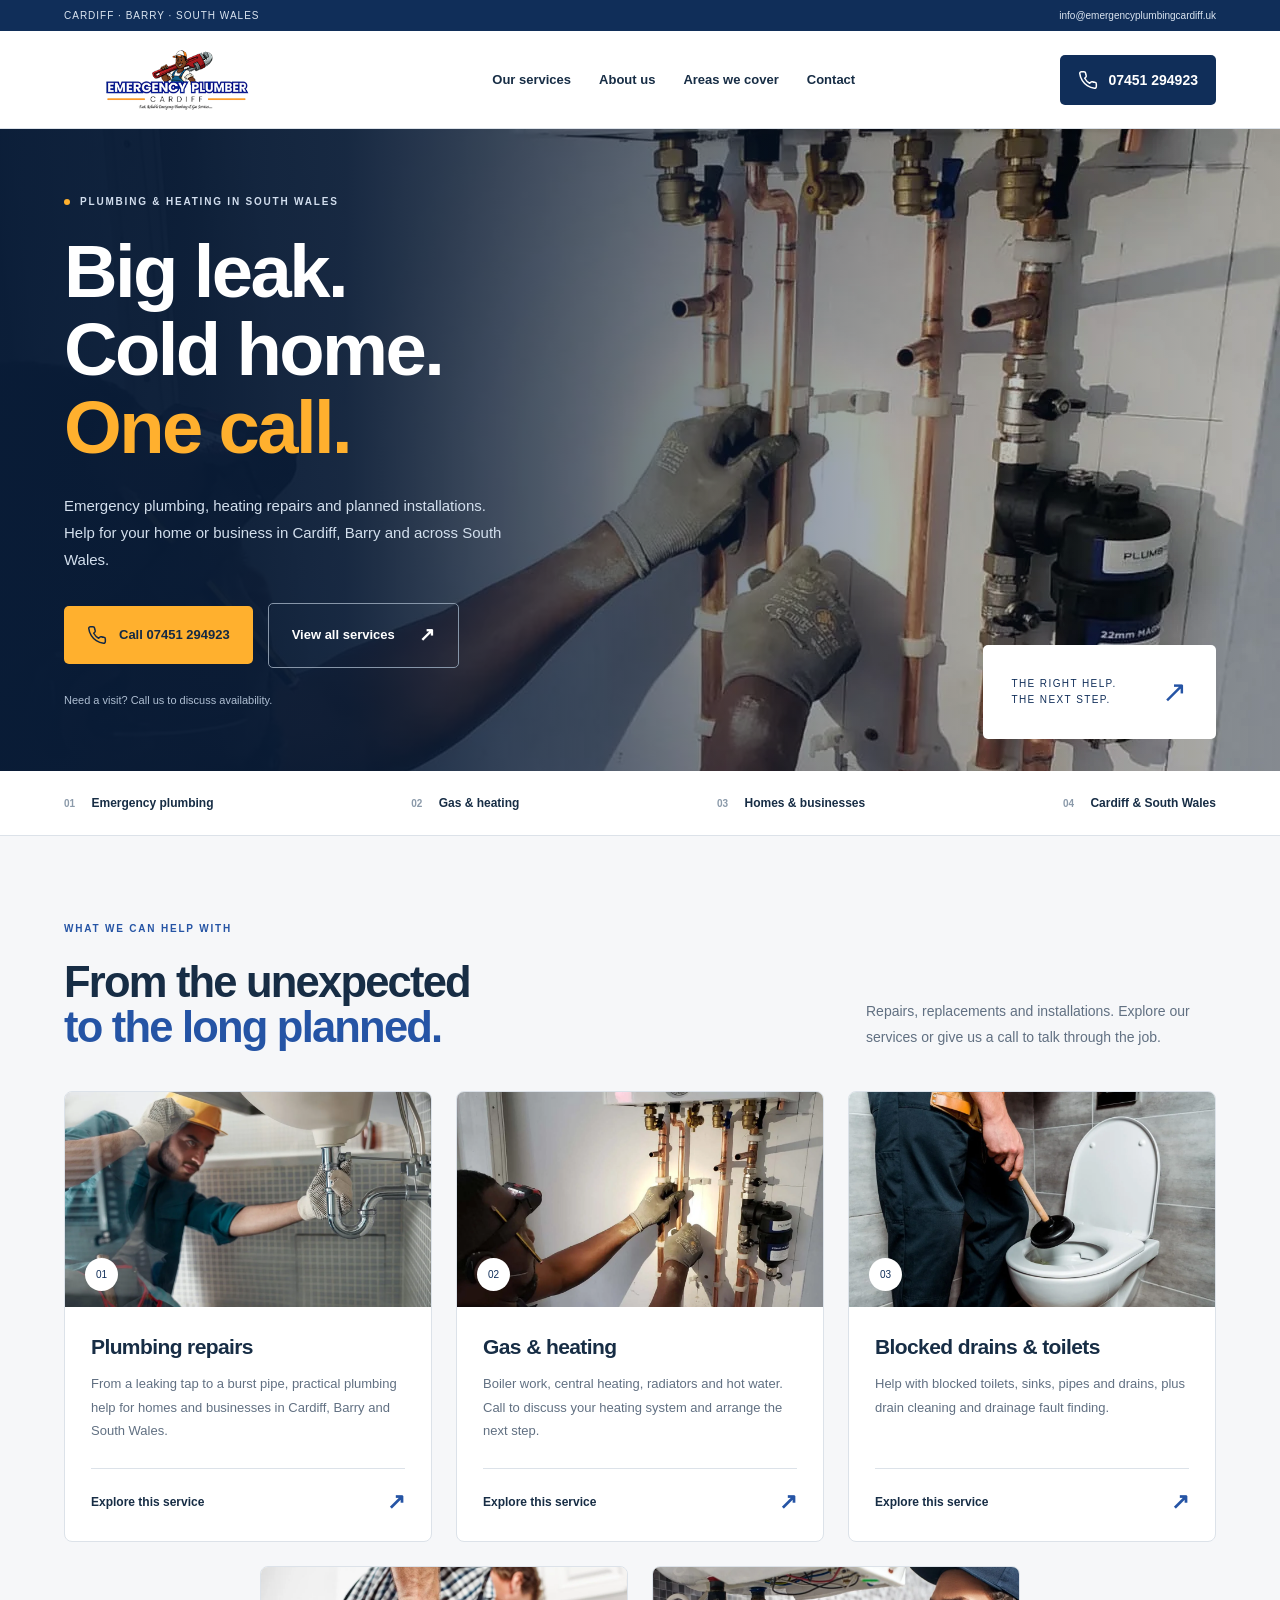
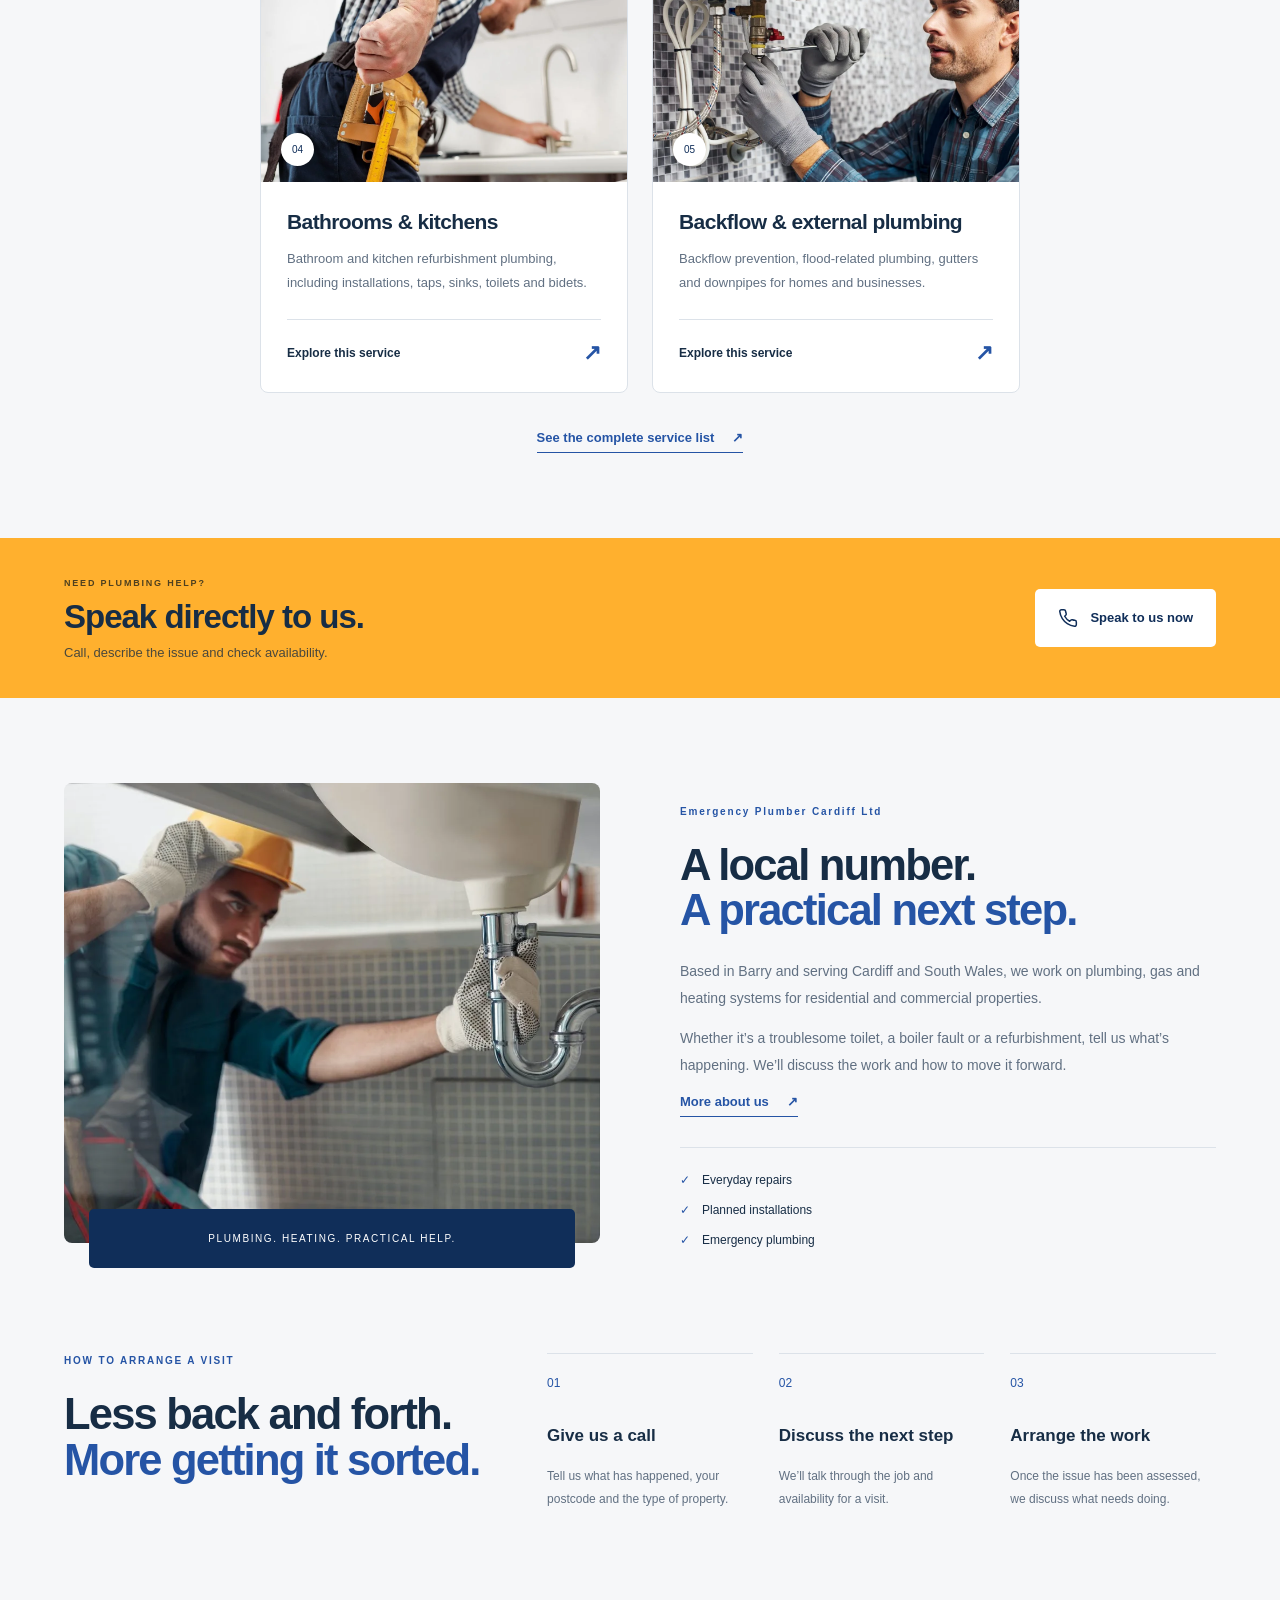
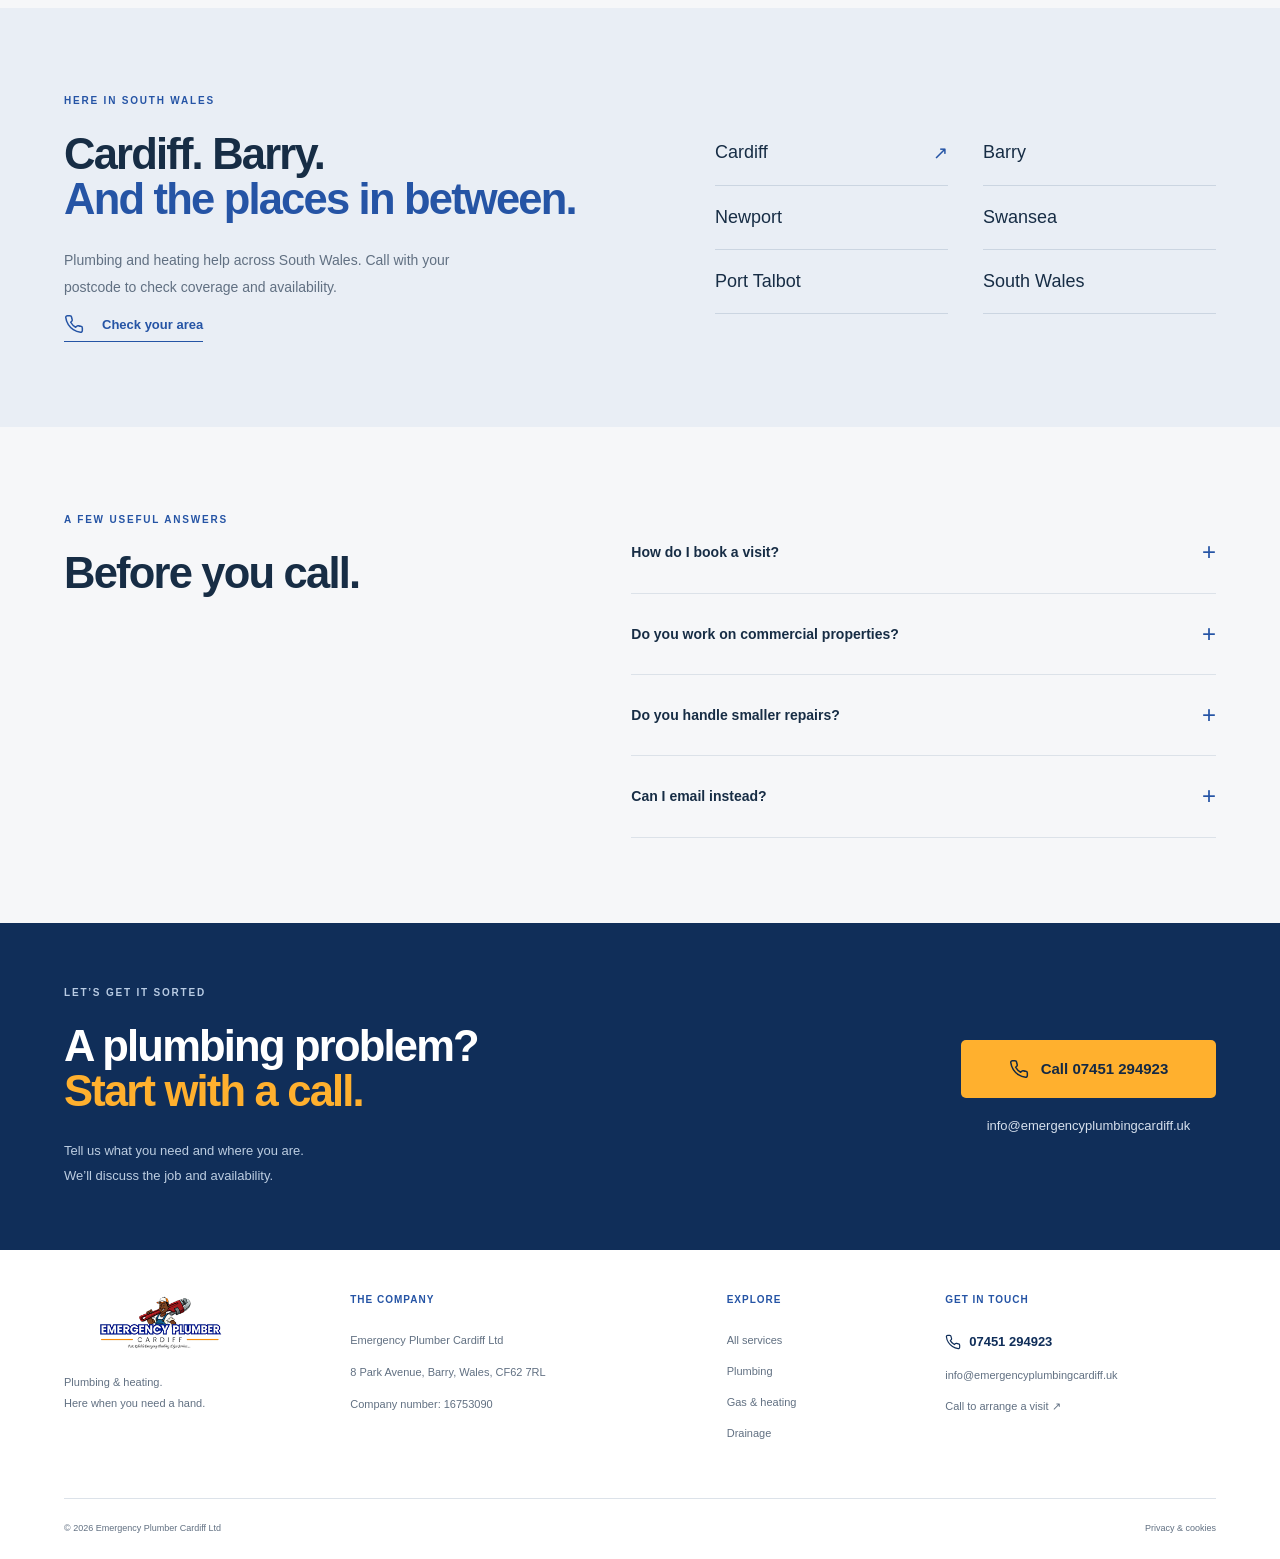
<file: index.html>
<!doctype html><html lang="en-GB"><head><meta charset="utf-8"><meta name="viewport" content="width=device-width,initial-scale=1"><title>Emergency Plumber Cardiff | Plumbing & Heating in South Wales</title><meta name="description" content="Emergency Plumber Cardiff Ltd: plumbing, heating, boiler repairs, drainage and installations in Cardiff, Barry and South Wales. Call 07451 294923 to book."><meta name="theme-color" content="#102e59"><meta name="robots" content="index,follow,max-image-preview:large"><link rel="icon" href="favicon.ico" sizes="16x16 32x32 48x48"><link rel="icon" type="image/png" sizes="96x96" href="assets/favicon-96.png"><link rel="apple-touch-icon" href="assets/apple-touch-icon.png"><link rel="manifest" href="site.webmanifest"><meta property="og:title" content="Emergency Plumber Cardiff | Plumbing & Heating in South Wales"><meta property="og:description" content="Emergency Plumber Cardiff Ltd: plumbing, heating, boiler repairs, drainage and installations in Cardiff, Barry and South Wales. Call 07451 294923 to book."><meta property="og:type" content="website"><meta property="og:locale" content="en_GB"><meta name="twitter:card" content="summary_large_image"><link rel="stylesheet" href="style.css"><script type="application/ld+json" id="business-schema">{"@context":"https://schema.org","@graph":[{"@type":"Plumber","name":"Emergency Plumber Cardiff Ltd","telephone":"+447451294923","email":"xyz@gmail.com","address":{"@type":"PostalAddress","streetAddress":"8 Park Avenue","addressLocality":"Barry","addressRegion":"Wales","postalCode":"CF62 7RL","addressCountry":"GB"},"areaServed":["Cardiff","Barry","South Wales"],"identifier":{"@type":"PropertyValue","propertyID":"Company number","value":"16753090"}},{"@type":"WebSite","name":"Emergency Plumber Cardiff","inLanguage":"en-GB"},{"@type":"WebPage","name":"Emergency Plumber Cardiff | Plumbing & Heating in South Wales","description":"Emergency Plumber Cardiff Ltd: plumbing, heating, boiler repairs, drainage and installations in Cardiff, Barry and South Wales. Call 07451 294923 to book."}]}</script><script defer src="script.js"></script></head><body><a class="skip" href="#main">Skip to content</a><div class="topbar"><span>CARDIFF · BARRY · SOUTH WALES</span><a data-email href="mailto:xyz@gmail.com">xyz@gmail.com</a></div><header><a class="logo" href="index.html" aria-label="Emergency Plumber Cardiff home"><img src="assets/logo.png" alt="Emergency Plumber Cardiff" width="332" height="100"></a><nav id="navigation" aria-label="Main navigation"><a href="services.html">Our services</a><a href="about.html">About us</a><a href="index.html#areas">Areas we cover</a><a href="contact.html">Contact</a></nav><a class="header-call" data-call href="tel:+447451294923"><svg class="phone-icon" width="20" height="20" viewBox="0 0 24 24" fill="none" stroke="currentColor" stroke-width="1.8" stroke-linecap="round" stroke-linejoin="round" aria-hidden="true"><path d="M22 16.9v3a2 2 0 0 1-2.2 2 19.8 19.8 0 0 1-8.6-3.1 19.5 19.5 0 0 1-6-6 19.8 19.8 0 0 1-3.1-8.7A2 2 0 0 1 4.1 2h3a2 2 0 0 1 2 1.7c.1 1 .3 1.9.7 2.8a2 2 0 0 1-.5 2.1L8 9.9a16 16 0 0 0 6 6l1.3-1.3a2 2 0 0 1 2.1-.5c.9.4 1.8.6 2.8.7a2 2 0 0 1 1.8 2.1z"/></svg><span><span data-company="phone">07451 294923</span></span></a><button class="menu" aria-expanded="false" aria-controls="navigation" aria-label="Open menu"><span></span><span></span></button></header><main id="main">
<section class="hero"><div class="hero-background"><img src="assets/heating.webp" alt="Engineer working on boiler pipework" width="1280" height="854" fetchpriority="high"></div><div class="wrap hero-inner"><div class="hero-copy"><p class="eyebrow"><span class="dot"></span> PLUMBING & HEATING IN SOUTH WALES</p><h1>Big leak.<br>Cold home.<br><em>One call.</em></h1><p>Emergency plumbing, heating repairs and planned installations. Help for your home or business in Cardiff, Barry and across South Wales.</p><div class="hero-actions"><a class="button button-orange" data-call href="tel:+447451294923"><svg class="phone-icon" width="20" height="20" viewBox="0 0 24 24" fill="none" stroke="currentColor" stroke-width="1.8" stroke-linecap="round" stroke-linejoin="round" aria-hidden="true"><path d="M22 16.9v3a2 2 0 0 1-2.2 2 19.8 19.8 0 0 1-8.6-3.1 19.5 19.5 0 0 1-6-6 19.8 19.8 0 0 1-3.1-8.7A2 2 0 0 1 4.1 2h3a2 2 0 0 1 2 1.7c.1 1 .3 1.9.7 2.8a2 2 0 0 1-.5 2.1L8 9.9a16 16 0 0 0 6 6l1.3-1.3a2 2 0 0 1 2.1-.5c.9.4 1.8.6 2.8.7a2 2 0 0 1 1.8 2.1z"/></svg><span>Call <span data-company="phone">07451 294923</span></span></a><a class="button button-outline" href="services.html">View all services <span aria-hidden="true">↗</span></a></div><div class="hero-small">Need a visit? Call us to discuss availability.</div></div><div class="hero-tab"><span>THE RIGHT HELP.<br>THE NEXT STEP.</span><b aria-hidden="true">↗</b></div></div></section>
<div class="quickbar"><div class="wrap"><span><i>01</i> Emergency plumbing</span><span><i>02</i> Gas & heating</span><span><i>03</i> Homes & businesses</span><span><i>04</i> Cardiff & South Wales</span></div></div>
<section class="wrap section"><div class="section-head"><div><p class="eyebrow">WHAT WE CAN HELP WITH</p><h2>From the unexpected<br><em>to the long planned.</em></h2></div><p>Repairs, replacements and installations. Explore our services or give us a call to talk through the job.</p></div><div class="service-grid"><a class="service-card" href="plumbing-services.html"><div class="card-image"><img src="assets/plumbing.webp" alt="Plumber inspecting pipework below a sink" width="640" height="427" loading="lazy"><span>01</span></div><div class="card-body"><h3>Plumbing repairs</h3><p>From a leaking tap to a burst pipe, practical plumbing help for homes and businesses in Cardiff, Barry and South Wales.</p><div>Explore this service <span aria-hidden="true">↗</span></div></div></a><a class="service-card" href="gas-and-heating.html"><div class="card-image"><img src="assets/heating.webp" alt="Engineer working on copper pipework beneath a boiler" width="640" height="427" loading="lazy"><span>02</span></div><div class="card-body"><h3>Gas & heating</h3><p>Boiler work, central heating, radiators and hot water. Call to discuss your heating system and arrange the next step.</p><div>Explore this service <span aria-hidden="true">↗</span></div></div></a><a class="service-card" href="drainage.html"><div class="card-image"><img src="assets/drainage.webp" alt="Plumber holding a plunger beside a toilet" width="640" height="427" loading="lazy"><span>03</span></div><div class="card-body"><h3>Blocked drains & toilets</h3><p>Help with blocked toilets, sinks, pipes and drains, plus drain cleaning and drainage fault finding.</p><div>Explore this service <span aria-hidden="true">↗</span></div></div></a><a class="service-card" href="bathrooms-and-kitchens.html"><div class="card-image"><img src="assets/kitchen.webp" alt="Plumber working on a kitchen sink and tap" width="640" height="427" loading="lazy"><span>04</span></div><div class="card-body"><h3>Bathrooms & kitchens</h3><p>Bathroom and kitchen refurbishment plumbing, including installations, taps, sinks, toilets and bidets.</p><div>Explore this service <span aria-hidden="true">↗</span></div></div></a><a class="service-card" href="backflow-and-external-plumbing.html"><div class="card-image"><img src="assets/boiler.webp" alt="Technician tightening a plumbing connection" width="640" height="427" loading="lazy"><span>05</span></div><div class="card-body"><h3>Backflow & external plumbing</h3><p>Backflow prevention, flood-related plumbing, gutters and downpipes for homes and businesses.</p><div>Explore this service <span aria-hidden="true">↗</span></div></div></a></div><div class="all-services-link"><a class="text-link" href="services.html">See the complete service list <span aria-hidden="true">↗</span></a></div></section>
<section class="urgent-strip"><div class="wrap"><div><p class="eyebrow">NEED PLUMBING HELP?</p><h2>Speak directly to us.</h2><p>Call, describe the issue and check availability.</p></div><a class="button button-white" data-call href="tel:+447451294923"><svg class="phone-icon" width="20" height="20" viewBox="0 0 24 24" fill="none" stroke="currentColor" stroke-width="1.8" stroke-linecap="round" stroke-linejoin="round" aria-hidden="true"><path d="M22 16.9v3a2 2 0 0 1-2.2 2 19.8 19.8 0 0 1-8.6-3.1 19.5 19.5 0 0 1-6-6 19.8 19.8 0 0 1-3.1-8.7A2 2 0 0 1 4.1 2h3a2 2 0 0 1 2 1.7c.1 1 .3 1.9.7 2.8a2 2 0 0 1-.5 2.1L8 9.9a16 16 0 0 0 6 6l1.3-1.3a2 2 0 0 1 2.1-.5c.9.4 1.8.6 2.8.7a2 2 0 0 1 1.8 2.1z"/></svg><span>Speak to us now</span></a></div></section>
<section class="wrap section about-split"><div class="about-photo"><img src="assets/plumbing.webp" alt="Plumber inspecting pipework below a sink" width="1280" height="853" loading="lazy"><div class="photo-label">PLUMBING. HEATING. PRACTICAL HELP.</div></div><div><p class="eyebrow"><span data-company="name">Emergency Plumber Cardiff Ltd</span></p><h2>A local number.<br><em>A practical next step.</em></h2><p>Based in Barry and serving Cardiff and South Wales, we work on plumbing, gas and heating systems for residential and commercial properties.</p><p>Whether it’s a troublesome toilet, a boiler fault or a refurbishment, tell us what’s happening. We’ll discuss the work and how to move it forward.</p><a class="text-link" href="about.html">More about us <span aria-hidden="true">↗</span></a><div class="small-points"><span>Everyday repairs</span><span>Planned installations</span><span>Emergency plumbing</span></div></div></section>
<section class="process wrap section"><div><p class="eyebrow">HOW TO ARRANGE A VISIT</p><h2>Less back and forth.<br><em>More getting it sorted.</em></h2></div><div class="steps"><article><span>01</span><h3>Give us a call</h3><p>Tell us what has happened, your postcode and the type of property.</p></article><article><span>02</span><h3>Discuss the next step</h3><p>We’ll talk through the job and availability for a visit.</p></article><article><span>03</span><h3>Arrange the work</h3><p>Once the issue has been assessed, we discuss what needs doing.</p></article></div></section>
<section class="areas" id="areas"><div class="wrap section areas-inner"><div><p class="eyebrow">HERE IN SOUTH WALES</p><h2>Cardiff. Barry.<br><em>And the places in between.</em></h2><p>Plumbing and heating help across South Wales. Call with your postcode to check coverage and availability.</p><a class="text-link" data-call href="tel:+447451294923"><svg class="phone-icon" width="20" height="20" viewBox="0 0 24 24" fill="none" stroke="currentColor" stroke-width="1.8" stroke-linecap="round" stroke-linejoin="round" aria-hidden="true"><path d="M22 16.9v3a2 2 0 0 1-2.2 2 19.8 19.8 0 0 1-8.6-3.1 19.5 19.5 0 0 1-6-6 19.8 19.8 0 0 1-3.1-8.7A2 2 0 0 1 4.1 2h3a2 2 0 0 1 2 1.7c.1 1 .3 1.9.7 2.8a2 2 0 0 1-.5 2.1L8 9.9a16 16 0 0 0 6 6l1.3-1.3a2 2 0 0 1 2.1-.5c.9.4 1.8.6 2.8.7a2 2 0 0 1 1.8 2.1z"/></svg><span>Check your area</span></a></div><div class="towns"><span>Cardiff <b>↗</b></span><span>Barry</span><span>Newport</span><span>Swansea</span><span>Port Talbot</span><span>South Wales</span></div></div></section>
<section class="wrap section faq"><div><p class="eyebrow">A FEW USEFUL ANSWERS</p><h2>Before you call.</h2></div><div><details><summary>How do I book a visit?<span aria-hidden="true">+</span></summary><p>Call the number on this website, describe the work and provide your postcode. We’ll discuss availability and the next step.</p></details><details><summary>Do you work on commercial properties?<span aria-hidden="true">+</span></summary><p>Yes. Our plumbing and heating services cover residential and commercial properties.</p></details><details><summary>Do you handle smaller repairs?<span aria-hidden="true">+</span></summary><p>Yes. Our service list includes taps, toilets, leaks, valves, radiators, drains and general pipework as well as installations.</p></details><details><summary>Can I email instead?<span aria-hidden="true">+</span></summary><p>Yes. Use the email link below. For an urgent issue or to arrange a visit, please call us.</p></details></div></section><section class="contact-band"><div class="wrap"><div><p class="eyebrow">LET’S GET IT SORTED</p><h2>A plumbing problem?<br><em>Start with a call.</em></h2><p>Tell us what you need and where you are.<br>We’ll discuss the job and availability.</p></div><div><a class="button button-orange" data-call href="tel:+447451294923"><svg class="phone-icon" width="20" height="20" viewBox="0 0 24 24" fill="none" stroke="currentColor" stroke-width="1.8" stroke-linecap="round" stroke-linejoin="round" aria-hidden="true"><path d="M22 16.9v3a2 2 0 0 1-2.2 2 19.8 19.8 0 0 1-8.6-3.1 19.5 19.5 0 0 1-6-6 19.8 19.8 0 0 1-3.1-8.7A2 2 0 0 1 4.1 2h3a2 2 0 0 1 2 1.7c.1 1 .3 1.9.7 2.8a2 2 0 0 1-.5 2.1L8 9.9a16 16 0 0 0 6 6l1.3-1.3a2 2 0 0 1 2.1-.5c.9.4 1.8.6 2.8.7a2 2 0 0 1 1.8 2.1z"/></svg><span>Call <span data-company="phone">07451 294923</span></span></a><a data-email href="mailto:xyz@gmail.com">xyz@gmail.com</a></div></div></section></main><footer><div class="wrap footer-top"><div><a class="logo" href="index.html"><img src="assets/logo.png" alt="Emergency Plumber Cardiff" width="332" height="100" loading="lazy"></a><p>Plumbing & heating.<br>Here when you need a hand.</p></div><div><h2>The company</h2><p><span data-company="name">Emergency Plumber Cardiff Ltd</span></p><p><span data-company="address">8 Park Avenue, Barry, Wales, CF62 7RL</span></p><p>Company number: <span data-company="companyNumber">16753090</span></p></div><div><h2>Explore</h2><a href="services.html">All services</a><a href="plumbing-services.html">Plumbing</a><a href="gas-and-heating.html">Gas & heating</a><a href="drainage.html">Drainage</a></div><div><h2>Get in touch</h2><a class="footer-phone" data-call href="tel:+447451294923"><svg class="phone-icon" width="20" height="20" viewBox="0 0 24 24" fill="none" stroke="currentColor" stroke-width="1.8" stroke-linecap="round" stroke-linejoin="round" aria-hidden="true"><path d="M22 16.9v3a2 2 0 0 1-2.2 2 19.8 19.8 0 0 1-8.6-3.1 19.5 19.5 0 0 1-6-6 19.8 19.8 0 0 1-3.1-8.7A2 2 0 0 1 4.1 2h3a2 2 0 0 1 2 1.7c.1 1 .3 1.9.7 2.8a2 2 0 0 1-.5 2.1L8 9.9a16 16 0 0 0 6 6l1.3-1.3a2 2 0 0 1 2.1-.5c.9.4 1.8.6 2.8.7a2 2 0 0 1 1.8 2.1z"/></svg><span><span data-company="phone">07451 294923</span></span></a><a data-email href="mailto:xyz@gmail.com">xyz@gmail.com</a><a href="contact.html">Call to arrange a visit <span aria-hidden="true">↗</span></a></div></div><div class="wrap footer-bottom"><span>© <span data-year>2026</span> <span data-company="name">Emergency Plumber Cardiff Ltd</span></span><a href="privacy.html">Privacy & cookies</a></div></footer><a class="mobile-call" data-call href="tel:+447451294923"><svg class="phone-icon" width="20" height="20" viewBox="0 0 24 24" fill="none" stroke="currentColor" stroke-width="1.8" stroke-linecap="round" stroke-linejoin="round" aria-hidden="true"><path d="M22 16.9v3a2 2 0 0 1-2.2 2 19.8 19.8 0 0 1-8.6-3.1 19.5 19.5 0 0 1-6-6 19.8 19.8 0 0 1-3.1-8.7A2 2 0 0 1 4.1 2h3a2 2 0 0 1 2 1.7c.1 1 .3 1.9.7 2.8a2 2 0 0 1-.5 2.1L8 9.9a16 16 0 0 0 6 6l1.3-1.3a2 2 0 0 1 2.1-.5c.9.4 1.8.6 2.8.7a2 2 0 0 1 1.8 2.1z"/></svg><span>Call to book</span><strong><span data-company="phone">07451 294923</span></strong></a></body></html>
</file>
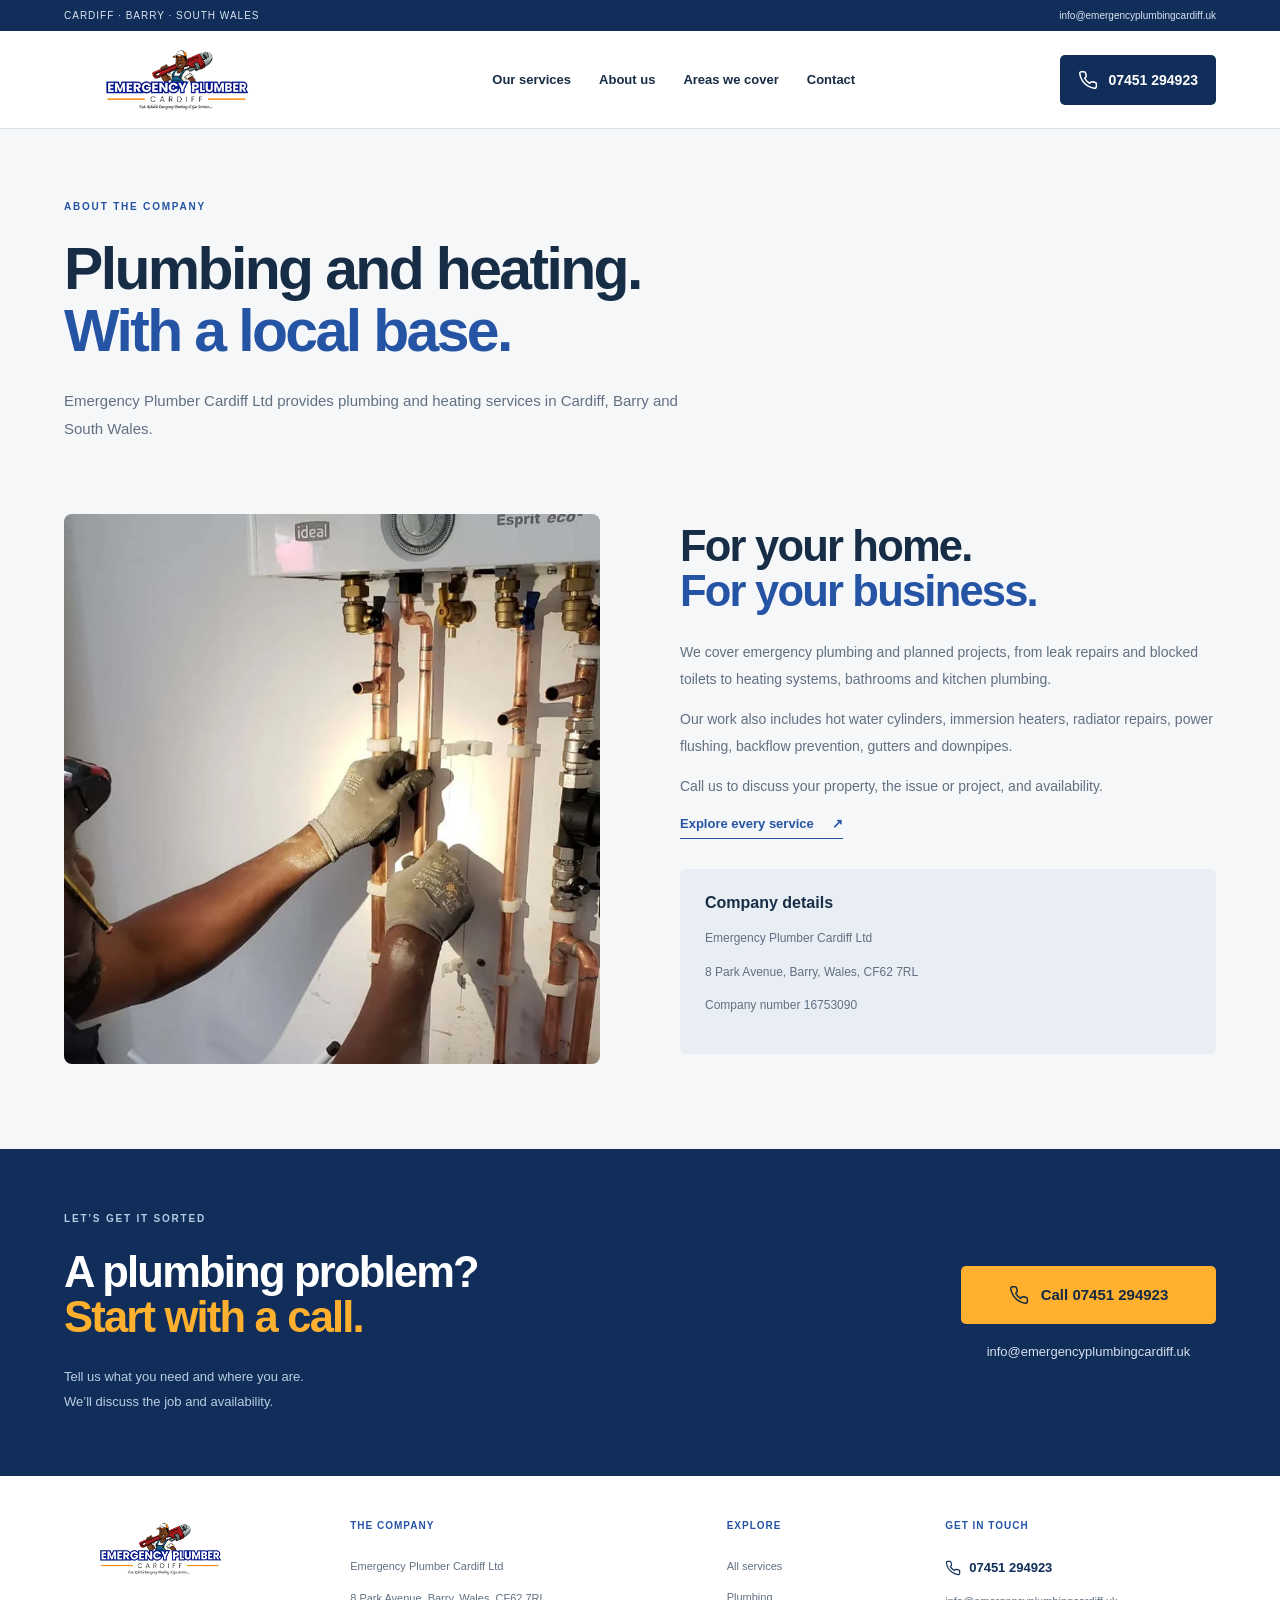
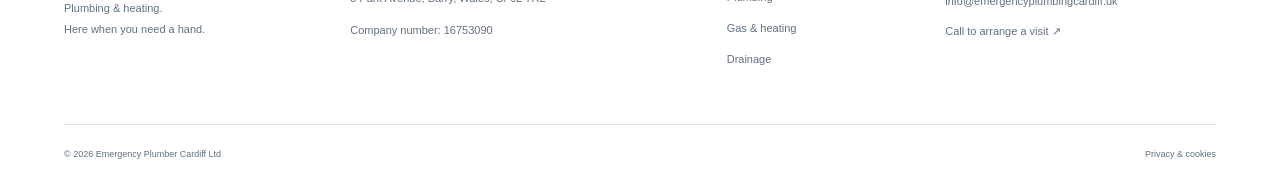
<file: about.html>
<!doctype html><html lang="en-GB"><head><meta charset="utf-8"><meta name="viewport" content="width=device-width,initial-scale=1"><title>About Emergency Plumber Cardiff Ltd | South Wales</title><meta name="description" content="Emergency Plumber Cardiff Ltd is based at 8 Park Avenue, Barry. Plumbing, gas and heating services for homes and businesses across Cardiff and South Wales."><meta name="theme-color" content="#102e59"><meta name="robots" content="index,follow,max-image-preview:large"><link rel="icon" href="favicon.ico" sizes="16x16 32x32 48x48"><link rel="icon" type="image/png" sizes="96x96" href="assets/favicon-96.png"><link rel="apple-touch-icon" href="assets/apple-touch-icon.png"><link rel="manifest" href="site.webmanifest"><meta property="og:title" content="About Emergency Plumber Cardiff Ltd | South Wales"><meta property="og:description" content="Emergency Plumber Cardiff Ltd is based at 8 Park Avenue, Barry. Plumbing, gas and heating services for homes and businesses across Cardiff and South Wales."><meta property="og:type" content="website"><meta property="og:locale" content="en_GB"><meta name="twitter:card" content="summary_large_image"><link rel="stylesheet" href="style.css"><script type="application/ld+json" id="business-schema">{"@context":"https://schema.org","@graph":[{"@type":"Plumber","name":"Emergency Plumber Cardiff Ltd","telephone":"+447451294923","email":"xyz@gmail.com","address":{"@type":"PostalAddress","streetAddress":"8 Park Avenue","addressLocality":"Barry","addressRegion":"Wales","postalCode":"CF62 7RL","addressCountry":"GB"},"areaServed":["Cardiff","Barry","South Wales"],"identifier":{"@type":"PropertyValue","propertyID":"Company number","value":"16753090"}},{"@type":"WebSite","name":"Emergency Plumber Cardiff","inLanguage":"en-GB"},{"@type":"WebPage","name":"About Emergency Plumber Cardiff Ltd | South Wales","description":"Emergency Plumber Cardiff Ltd is based at 8 Park Avenue, Barry. Plumbing, gas and heating services for homes and businesses across Cardiff and South Wales."}]}</script><script defer src="script.js"></script></head><body><a class="skip" href="#main">Skip to content</a><div class="topbar"><span>CARDIFF · BARRY · SOUTH WALES</span><a data-email href="mailto:xyz@gmail.com">xyz@gmail.com</a></div><header><a class="logo" href="index.html" aria-label="Emergency Plumber Cardiff home"><img src="assets/logo.png" alt="Emergency Plumber Cardiff" width="332" height="100"></a><nav id="navigation" aria-label="Main navigation"><a href="services.html">Our services</a><a href="about.html">About us</a><a href="index.html#areas">Areas we cover</a><a href="contact.html">Contact</a></nav><a class="header-call" data-call href="tel:+447451294923"><svg class="phone-icon" width="20" height="20" viewBox="0 0 24 24" fill="none" stroke="currentColor" stroke-width="1.8" stroke-linecap="round" stroke-linejoin="round" aria-hidden="true"><path d="M22 16.9v3a2 2 0 0 1-2.2 2 19.8 19.8 0 0 1-8.6-3.1 19.5 19.5 0 0 1-6-6 19.8 19.8 0 0 1-3.1-8.7A2 2 0 0 1 4.1 2h3a2 2 0 0 1 2 1.7c.1 1 .3 1.9.7 2.8a2 2 0 0 1-.5 2.1L8 9.9a16 16 0 0 0 6 6l1.3-1.3a2 2 0 0 1 2.1-.5c.9.4 1.8.6 2.8.7a2 2 0 0 1 1.8 2.1z"/></svg><span><span data-company="phone">07451 294923</span></span></a><button class="menu" aria-expanded="false" aria-controls="navigation" aria-label="Open menu"><span></span><span></span></button></header><main id="main"><section class="page-intro wrap"><p class="eyebrow">ABOUT THE COMPANY</p><h1>Plumbing and heating.<br><em>With a local base.</em></h1><p class="lead"><span data-company="name">Emergency Plumber Cardiff Ltd</span> provides plumbing and heating services in Cardiff, Barry and South Wales.</p></section><section class="wrap about-split section about-page"><img src="assets/heating.webp" alt="Heating engineer working on boiler pipework" width="1280" height="854" loading="lazy"><div><h2>For your home.<br><em>For your business.</em></h2><p>We cover emergency plumbing and planned projects, from leak repairs and blocked toilets to heating systems, bathrooms and kitchen plumbing.</p><p>Our work also includes hot water cylinders, immersion heaters, radiator repairs, power flushing, backflow prevention, gutters and downpipes.</p><p>Call us to discuss your property, the issue or project, and availability.</p><a class="text-link" href="services.html">Explore every service <span aria-hidden="true">↗</span></a><div class="company-box"><h3>Company details</h3><p><span data-company="name">Emergency Plumber Cardiff Ltd</span></p><p><span data-company="address">8 Park Avenue, Barry, Wales, CF62 7RL</span></p><p>Company number <span data-company="companyNumber">16753090</span></p></div></div></section><section class="contact-band"><div class="wrap"><div><p class="eyebrow">LET’S GET IT SORTED</p><h2>A plumbing problem?<br><em>Start with a call.</em></h2><p>Tell us what you need and where you are.<br>We’ll discuss the job and availability.</p></div><div><a class="button button-orange" data-call href="tel:+447451294923"><svg class="phone-icon" width="20" height="20" viewBox="0 0 24 24" fill="none" stroke="currentColor" stroke-width="1.8" stroke-linecap="round" stroke-linejoin="round" aria-hidden="true"><path d="M22 16.9v3a2 2 0 0 1-2.2 2 19.8 19.8 0 0 1-8.6-3.1 19.5 19.5 0 0 1-6-6 19.8 19.8 0 0 1-3.1-8.7A2 2 0 0 1 4.1 2h3a2 2 0 0 1 2 1.7c.1 1 .3 1.9.7 2.8a2 2 0 0 1-.5 2.1L8 9.9a16 16 0 0 0 6 6l1.3-1.3a2 2 0 0 1 2.1-.5c.9.4 1.8.6 2.8.7a2 2 0 0 1 1.8 2.1z"/></svg><span>Call <span data-company="phone">07451 294923</span></span></a><a data-email href="mailto:xyz@gmail.com">xyz@gmail.com</a></div></div></section></main><footer><div class="wrap footer-top"><div><a class="logo" href="index.html"><img src="assets/logo.png" alt="Emergency Plumber Cardiff" width="332" height="100" loading="lazy"></a><p>Plumbing & heating.<br>Here when you need a hand.</p></div><div><h2>The company</h2><p><span data-company="name">Emergency Plumber Cardiff Ltd</span></p><p><span data-company="address">8 Park Avenue, Barry, Wales, CF62 7RL</span></p><p>Company number: <span data-company="companyNumber">16753090</span></p></div><div><h2>Explore</h2><a href="services.html">All services</a><a href="plumbing-services.html">Plumbing</a><a href="gas-and-heating.html">Gas & heating</a><a href="drainage.html">Drainage</a></div><div><h2>Get in touch</h2><a class="footer-phone" data-call href="tel:+447451294923"><svg class="phone-icon" width="20" height="20" viewBox="0 0 24 24" fill="none" stroke="currentColor" stroke-width="1.8" stroke-linecap="round" stroke-linejoin="round" aria-hidden="true"><path d="M22 16.9v3a2 2 0 0 1-2.2 2 19.8 19.8 0 0 1-8.6-3.1 19.5 19.5 0 0 1-6-6 19.8 19.8 0 0 1-3.1-8.7A2 2 0 0 1 4.1 2h3a2 2 0 0 1 2 1.7c.1 1 .3 1.9.7 2.8a2 2 0 0 1-.5 2.1L8 9.9a16 16 0 0 0 6 6l1.3-1.3a2 2 0 0 1 2.1-.5c.9.4 1.8.6 2.8.7a2 2 0 0 1 1.8 2.1z"/></svg><span><span data-company="phone">07451 294923</span></span></a><a data-email href="mailto:xyz@gmail.com">xyz@gmail.com</a><a href="contact.html">Call to arrange a visit <span aria-hidden="true">↗</span></a></div></div><div class="wrap footer-bottom"><span>© <span data-year>2026</span> <span data-company="name">Emergency Plumber Cardiff Ltd</span></span><a href="privacy.html">Privacy & cookies</a></div></footer><a class="mobile-call" data-call href="tel:+447451294923"><svg class="phone-icon" width="20" height="20" viewBox="0 0 24 24" fill="none" stroke="currentColor" stroke-width="1.8" stroke-linecap="round" stroke-linejoin="round" aria-hidden="true"><path d="M22 16.9v3a2 2 0 0 1-2.2 2 19.8 19.8 0 0 1-8.6-3.1 19.5 19.5 0 0 1-6-6 19.8 19.8 0 0 1-3.1-8.7A2 2 0 0 1 4.1 2h3a2 2 0 0 1 2 1.7c.1 1 .3 1.9.7 2.8a2 2 0 0 1-.5 2.1L8 9.9a16 16 0 0 0 6 6l1.3-1.3a2 2 0 0 1 2.1-.5c.9.4 1.8.6 2.8.7a2 2 0 0 1 1.8 2.1z"/></svg><span>Call to book</span><strong><span data-company="phone">07451 294923</span></strong></a></body></html>
</file>
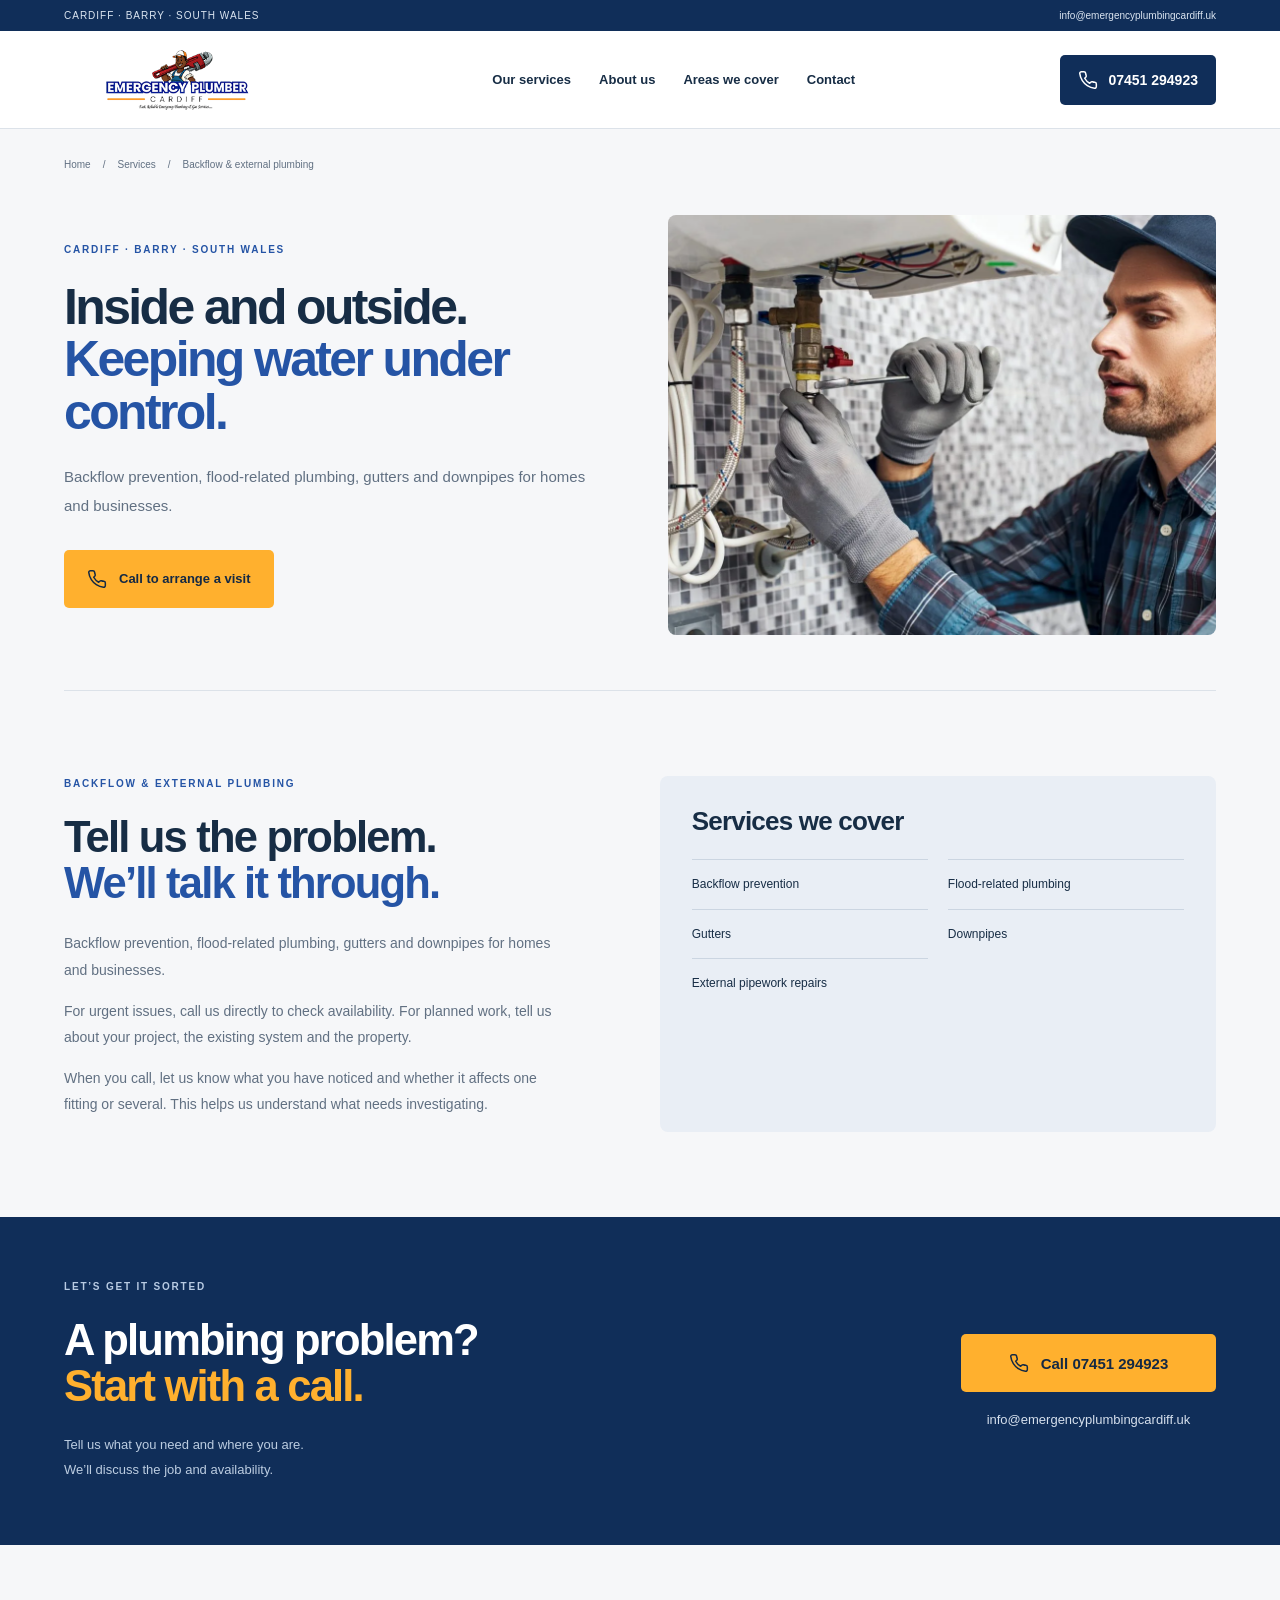
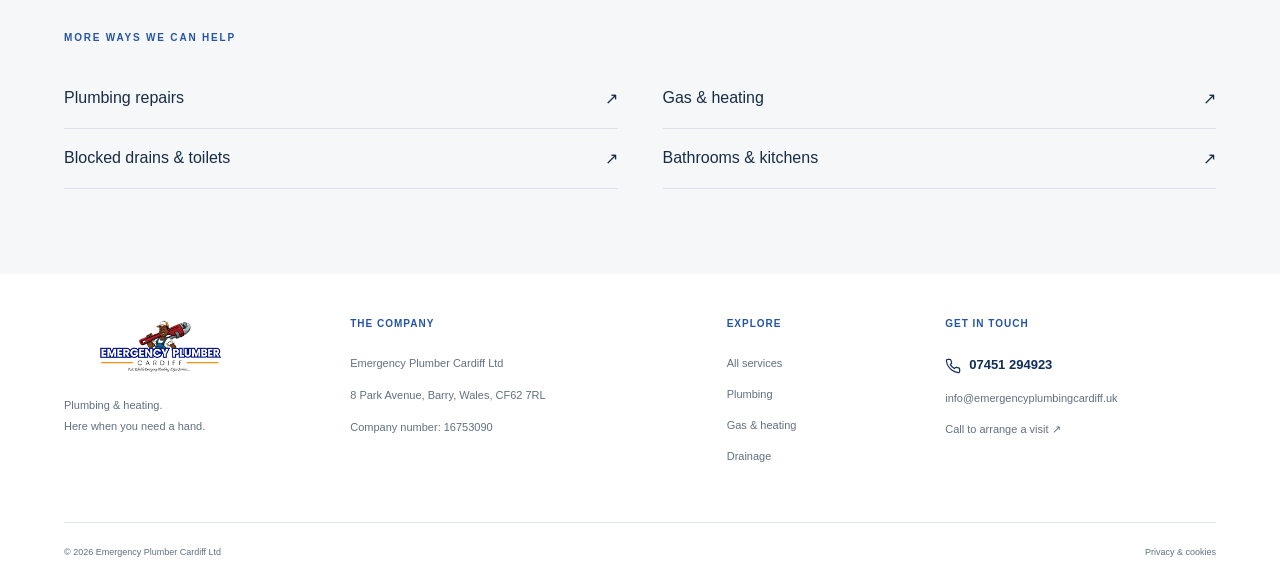
<file: backflow-and-external-plumbing.html>
<!doctype html><html lang="en-GB"><head><meta charset="utf-8"><meta name="viewport" content="width=device-width,initial-scale=1"><title>Backflow & external plumbing | Emergency Plumber Cardiff</title><meta name="description" content="Backflow prevention, flood-related plumbing, gutters and downpipes for homes and businesses."><meta name="theme-color" content="#102e59"><meta name="robots" content="index,follow,max-image-preview:large"><link rel="icon" href="favicon.ico" sizes="16x16 32x32 48x48"><link rel="icon" type="image/png" sizes="96x96" href="assets/favicon-96.png"><link rel="apple-touch-icon" href="assets/apple-touch-icon.png"><link rel="manifest" href="site.webmanifest"><meta property="og:title" content="Backflow & external plumbing | Emergency Plumber Cardiff"><meta property="og:description" content="Backflow prevention, flood-related plumbing, gutters and downpipes for homes and businesses."><meta property="og:type" content="website"><meta property="og:locale" content="en_GB"><meta name="twitter:card" content="summary_large_image"><link rel="stylesheet" href="style.css"><script type="application/ld+json" id="business-schema">{"@context":"https://schema.org","@graph":[{"@type":"Plumber","name":"Emergency Plumber Cardiff Ltd","telephone":"+447451294923","email":"xyz@gmail.com","address":{"@type":"PostalAddress","streetAddress":"8 Park Avenue","addressLocality":"Barry","addressRegion":"Wales","postalCode":"CF62 7RL","addressCountry":"GB"},"areaServed":["Cardiff","Barry","South Wales"],"identifier":{"@type":"PropertyValue","propertyID":"Company number","value":"16753090"}},{"@type":"WebSite","name":"Emergency Plumber Cardiff","inLanguage":"en-GB"},{"@type":"WebPage","name":"Backflow & external plumbing | Emergency Plumber Cardiff","description":"Backflow prevention, flood-related plumbing, gutters and downpipes for homes and businesses."},{"@type":"Service","name":"Backflow & external plumbing","description":"Backflow prevention, flood-related plumbing, gutters and downpipes for homes and businesses.","provider":{"@type":"Organization","name":"Emergency Plumber Cardiff Ltd"},"areaServed":["Cardiff","Barry","South Wales"]}]}</script><script defer src="script.js"></script></head><body><a class="skip" href="#main">Skip to content</a><div class="topbar"><span>CARDIFF · BARRY · SOUTH WALES</span><a data-email href="mailto:xyz@gmail.com">xyz@gmail.com</a></div><header><a class="logo" href="index.html" aria-label="Emergency Plumber Cardiff home"><img src="assets/logo.png" alt="Emergency Plumber Cardiff" width="332" height="100"></a><nav id="navigation" aria-label="Main navigation"><a href="services.html">Our services</a><a href="about.html">About us</a><a href="index.html#areas">Areas we cover</a><a href="contact.html">Contact</a></nav><a class="header-call" data-call href="tel:+447451294923"><svg class="phone-icon" width="20" height="20" viewBox="0 0 24 24" fill="none" stroke="currentColor" stroke-width="1.8" stroke-linecap="round" stroke-linejoin="round" aria-hidden="true"><path d="M22 16.9v3a2 2 0 0 1-2.2 2 19.8 19.8 0 0 1-8.6-3.1 19.5 19.5 0 0 1-6-6 19.8 19.8 0 0 1-3.1-8.7A2 2 0 0 1 4.1 2h3a2 2 0 0 1 2 1.7c.1 1 .3 1.9.7 2.8a2 2 0 0 1-.5 2.1L8 9.9a16 16 0 0 0 6 6l1.3-1.3a2 2 0 0 1 2.1-.5c.9.4 1.8.6 2.8.7a2 2 0 0 1 1.8 2.1z"/></svg><span><span data-company="phone">07451 294923</span></span></a><button class="menu" aria-expanded="false" aria-controls="navigation" aria-label="Open menu"><span></span><span></span></button></header><main id="main"><div class="breadcrumb wrap"><a href="index.html">Home</a><span>/</span><a href="services.html">Services</a><span>/</span><span>Backflow & external plumbing</span></div><section class="service-hero wrap"><div><p class="eyebrow">CARDIFF · BARRY · SOUTH WALES</p><h1>Inside and outside.<br><em>Keeping water under control.</em></h1><p class="lead">Backflow prevention, flood-related plumbing, gutters and downpipes for homes and businesses.</p><a class="button button-orange" data-call href="tel:+447451294923"><svg class="phone-icon" width="20" height="20" viewBox="0 0 24 24" fill="none" stroke="currentColor" stroke-width="1.8" stroke-linecap="round" stroke-linejoin="round" aria-hidden="true"><path d="M22 16.9v3a2 2 0 0 1-2.2 2 19.8 19.8 0 0 1-8.6-3.1 19.5 19.5 0 0 1-6-6 19.8 19.8 0 0 1-3.1-8.7A2 2 0 0 1 4.1 2h3a2 2 0 0 1 2 1.7c.1 1 .3 1.9.7 2.8a2 2 0 0 1-.5 2.1L8 9.9a16 16 0 0 0 6 6l1.3-1.3a2 2 0 0 1 2.1-.5c.9.4 1.8.6 2.8.7a2 2 0 0 1 1.8 2.1z"/></svg><span>Call to arrange a visit</span></a></div><img src="assets/boiler.webp" alt="Technician tightening a plumbing connection" width="1280" height="854" fetchpriority="high"></section><section class="wrap section detail"><div><p class="eyebrow">BACKFLOW & EXTERNAL PLUMBING</p><h2>Tell us the problem.<br><em>We’ll talk it through.</em></h2><p>Backflow prevention, flood-related plumbing, gutters and downpipes for homes and businesses.</p><p>For urgent issues, call us directly to check availability. For planned work, tell us about your project, the existing system and the property.</p><p>When you call, let us know what you have noticed and whether it affects one fitting or several. This helps us understand what needs investigating.</p></div><div class="included"><h2>Services we cover</h2><ul><li>Backflow prevention</li><li>Flood-related plumbing</li><li>Gutters</li><li>Downpipes</li><li>External pipework repairs</li></ul></div></section><section class="contact-band"><div class="wrap"><div><p class="eyebrow">LET’S GET IT SORTED</p><h2>A plumbing problem?<br><em>Start with a call.</em></h2><p>Tell us what you need and where you are.<br>We’ll discuss the job and availability.</p></div><div><a class="button button-orange" data-call href="tel:+447451294923"><svg class="phone-icon" width="20" height="20" viewBox="0 0 24 24" fill="none" stroke="currentColor" stroke-width="1.8" stroke-linecap="round" stroke-linejoin="round" aria-hidden="true"><path d="M22 16.9v3a2 2 0 0 1-2.2 2 19.8 19.8 0 0 1-8.6-3.1 19.5 19.5 0 0 1-6-6 19.8 19.8 0 0 1-3.1-8.7A2 2 0 0 1 4.1 2h3a2 2 0 0 1 2 1.7c.1 1 .3 1.9.7 2.8a2 2 0 0 1-.5 2.1L8 9.9a16 16 0 0 0 6 6l1.3-1.3a2 2 0 0 1 2.1-.5c.9.4 1.8.6 2.8.7a2 2 0 0 1 1.8 2.1z"/></svg><span>Call <span data-company="phone">07451 294923</span></span></a><a data-email href="mailto:xyz@gmail.com">xyz@gmail.com</a></div></div></section><section class="wrap related section"><p class="eyebrow">MORE WAYS WE CAN HELP</p><div><a href="plumbing-services.html">Plumbing repairs <span aria-hidden="true">↗</span></a><a href="gas-and-heating.html">Gas & heating <span aria-hidden="true">↗</span></a><a href="drainage.html">Blocked drains & toilets <span aria-hidden="true">↗</span></a><a href="bathrooms-and-kitchens.html">Bathrooms & kitchens <span aria-hidden="true">↗</span></a></div></section></main><footer><div class="wrap footer-top"><div><a class="logo" href="index.html"><img src="assets/logo.png" alt="Emergency Plumber Cardiff" width="332" height="100" loading="lazy"></a><p>Plumbing & heating.<br>Here when you need a hand.</p></div><div><h2>The company</h2><p><span data-company="name">Emergency Plumber Cardiff Ltd</span></p><p><span data-company="address">8 Park Avenue, Barry, Wales, CF62 7RL</span></p><p>Company number: <span data-company="companyNumber">16753090</span></p></div><div><h2>Explore</h2><a href="services.html">All services</a><a href="plumbing-services.html">Plumbing</a><a href="gas-and-heating.html">Gas & heating</a><a href="drainage.html">Drainage</a></div><div><h2>Get in touch</h2><a class="footer-phone" data-call href="tel:+447451294923"><svg class="phone-icon" width="20" height="20" viewBox="0 0 24 24" fill="none" stroke="currentColor" stroke-width="1.8" stroke-linecap="round" stroke-linejoin="round" aria-hidden="true"><path d="M22 16.9v3a2 2 0 0 1-2.2 2 19.8 19.8 0 0 1-8.6-3.1 19.5 19.5 0 0 1-6-6 19.8 19.8 0 0 1-3.1-8.7A2 2 0 0 1 4.1 2h3a2 2 0 0 1 2 1.7c.1 1 .3 1.9.7 2.8a2 2 0 0 1-.5 2.1L8 9.9a16 16 0 0 0 6 6l1.3-1.3a2 2 0 0 1 2.1-.5c.9.4 1.8.6 2.8.7a2 2 0 0 1 1.8 2.1z"/></svg><span><span data-company="phone">07451 294923</span></span></a><a data-email href="mailto:xyz@gmail.com">xyz@gmail.com</a><a href="contact.html">Call to arrange a visit <span aria-hidden="true">↗</span></a></div></div><div class="wrap footer-bottom"><span>© <span data-year>2026</span> <span data-company="name">Emergency Plumber Cardiff Ltd</span></span><a href="privacy.html">Privacy & cookies</a></div></footer><a class="mobile-call" data-call href="tel:+447451294923"><svg class="phone-icon" width="20" height="20" viewBox="0 0 24 24" fill="none" stroke="currentColor" stroke-width="1.8" stroke-linecap="round" stroke-linejoin="round" aria-hidden="true"><path d="M22 16.9v3a2 2 0 0 1-2.2 2 19.8 19.8 0 0 1-8.6-3.1 19.5 19.5 0 0 1-6-6 19.8 19.8 0 0 1-3.1-8.7A2 2 0 0 1 4.1 2h3a2 2 0 0 1 2 1.7c.1 1 .3 1.9.7 2.8a2 2 0 0 1-.5 2.1L8 9.9a16 16 0 0 0 6 6l1.3-1.3a2 2 0 0 1 2.1-.5c.9.4 1.8.6 2.8.7a2 2 0 0 1 1.8 2.1z"/></svg><span>Call to book</span><strong><span data-company="phone">07451 294923</span></strong></a></body></html>
</file>
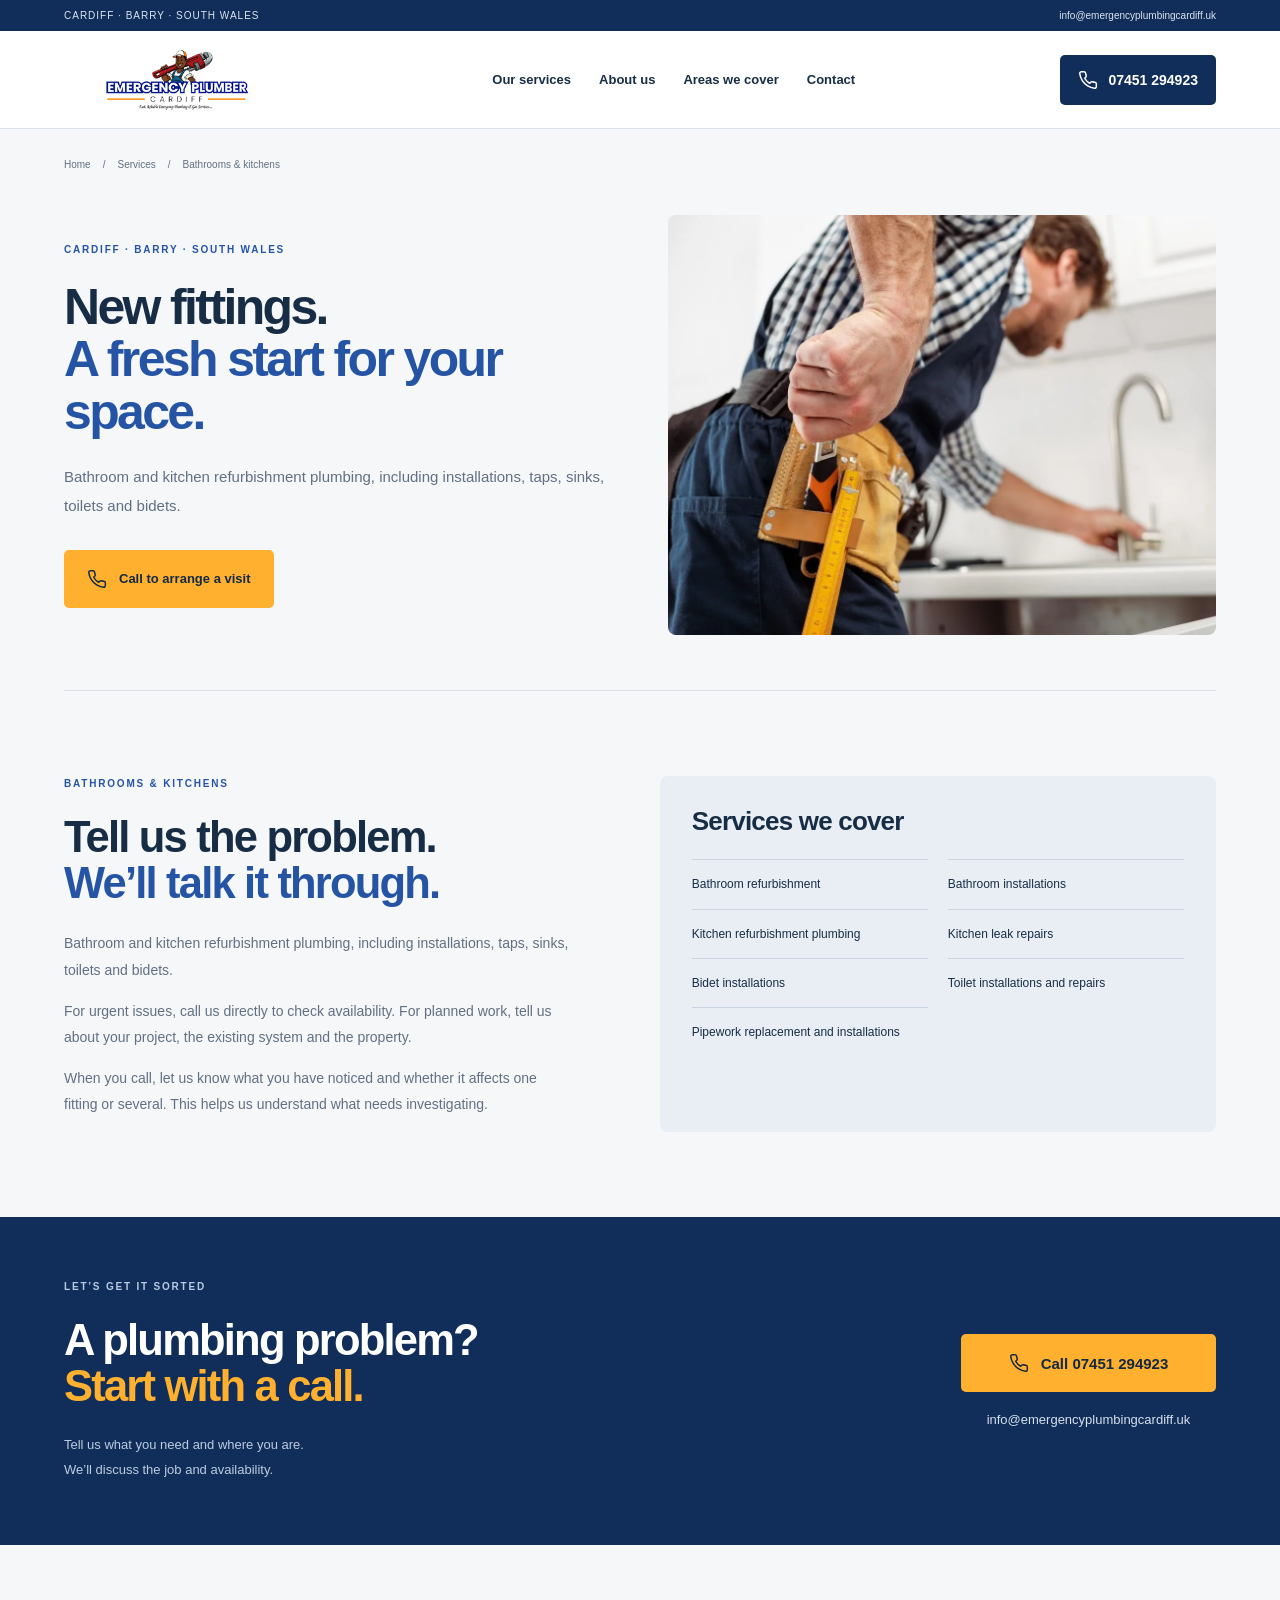
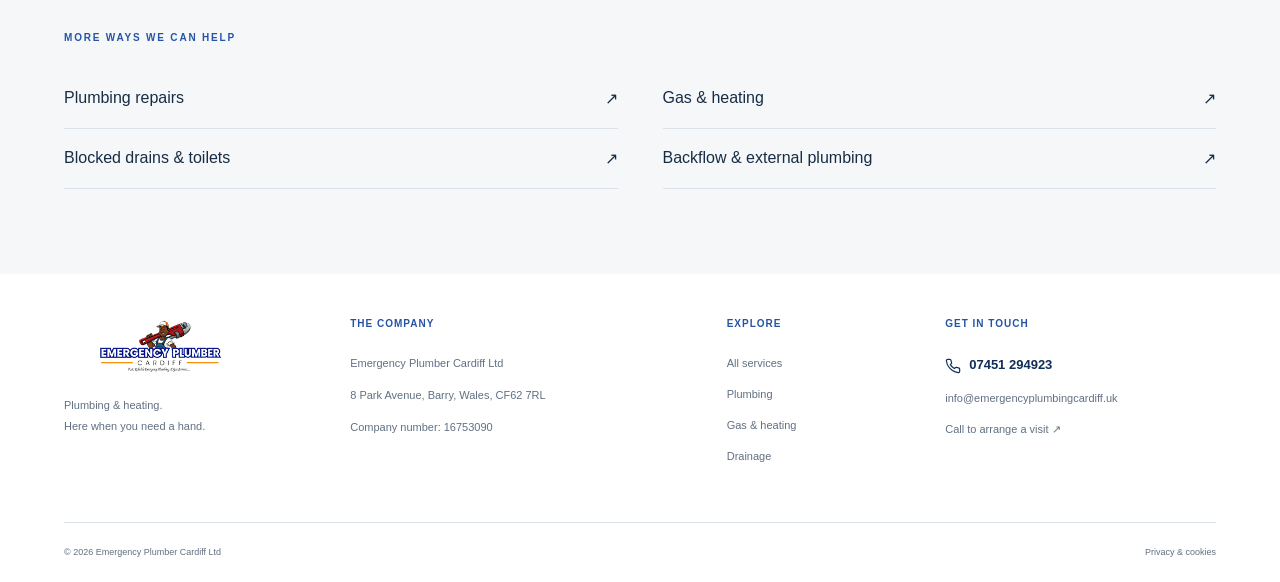
<file: bathrooms-and-kitchens.html>
<!doctype html><html lang="en-GB"><head><meta charset="utf-8"><meta name="viewport" content="width=device-width,initial-scale=1"><title>Bathrooms & kitchens | Emergency Plumber Cardiff</title><meta name="description" content="Bathroom and kitchen refurbishment plumbing, including installations, taps, sinks, toilets and bidets."><meta name="theme-color" content="#102e59"><meta name="robots" content="index,follow,max-image-preview:large"><link rel="icon" href="favicon.ico" sizes="16x16 32x32 48x48"><link rel="icon" type="image/png" sizes="96x96" href="assets/favicon-96.png"><link rel="apple-touch-icon" href="assets/apple-touch-icon.png"><link rel="manifest" href="site.webmanifest"><meta property="og:title" content="Bathrooms & kitchens | Emergency Plumber Cardiff"><meta property="og:description" content="Bathroom and kitchen refurbishment plumbing, including installations, taps, sinks, toilets and bidets."><meta property="og:type" content="website"><meta property="og:locale" content="en_GB"><meta name="twitter:card" content="summary_large_image"><link rel="stylesheet" href="style.css"><script type="application/ld+json" id="business-schema">{"@context":"https://schema.org","@graph":[{"@type":"Plumber","name":"Emergency Plumber Cardiff Ltd","telephone":"+447451294923","email":"xyz@gmail.com","address":{"@type":"PostalAddress","streetAddress":"8 Park Avenue","addressLocality":"Barry","addressRegion":"Wales","postalCode":"CF62 7RL","addressCountry":"GB"},"areaServed":["Cardiff","Barry","South Wales"],"identifier":{"@type":"PropertyValue","propertyID":"Company number","value":"16753090"}},{"@type":"WebSite","name":"Emergency Plumber Cardiff","inLanguage":"en-GB"},{"@type":"WebPage","name":"Bathrooms & kitchens | Emergency Plumber Cardiff","description":"Bathroom and kitchen refurbishment plumbing, including installations, taps, sinks, toilets and bidets."},{"@type":"Service","name":"Bathrooms & kitchens","description":"Bathroom and kitchen refurbishment plumbing, including installations, taps, sinks, toilets and bidets.","provider":{"@type":"Organization","name":"Emergency Plumber Cardiff Ltd"},"areaServed":["Cardiff","Barry","South Wales"]}]}</script><script defer src="script.js"></script></head><body><a class="skip" href="#main">Skip to content</a><div class="topbar"><span>CARDIFF · BARRY · SOUTH WALES</span><a data-email href="mailto:xyz@gmail.com">xyz@gmail.com</a></div><header><a class="logo" href="index.html" aria-label="Emergency Plumber Cardiff home"><img src="assets/logo.png" alt="Emergency Plumber Cardiff" width="332" height="100"></a><nav id="navigation" aria-label="Main navigation"><a href="services.html">Our services</a><a href="about.html">About us</a><a href="index.html#areas">Areas we cover</a><a href="contact.html">Contact</a></nav><a class="header-call" data-call href="tel:+447451294923"><svg class="phone-icon" width="20" height="20" viewBox="0 0 24 24" fill="none" stroke="currentColor" stroke-width="1.8" stroke-linecap="round" stroke-linejoin="round" aria-hidden="true"><path d="M22 16.9v3a2 2 0 0 1-2.2 2 19.8 19.8 0 0 1-8.6-3.1 19.5 19.5 0 0 1-6-6 19.8 19.8 0 0 1-3.1-8.7A2 2 0 0 1 4.1 2h3a2 2 0 0 1 2 1.7c.1 1 .3 1.9.7 2.8a2 2 0 0 1-.5 2.1L8 9.9a16 16 0 0 0 6 6l1.3-1.3a2 2 0 0 1 2.1-.5c.9.4 1.8.6 2.8.7a2 2 0 0 1 1.8 2.1z"/></svg><span><span data-company="phone">07451 294923</span></span></a><button class="menu" aria-expanded="false" aria-controls="navigation" aria-label="Open menu"><span></span><span></span></button></header><main id="main"><div class="breadcrumb wrap"><a href="index.html">Home</a><span>/</span><a href="services.html">Services</a><span>/</span><span>Bathrooms & kitchens</span></div><section class="service-hero wrap"><div><p class="eyebrow">CARDIFF · BARRY · SOUTH WALES</p><h1>New fittings.<br><em>A fresh start for your space.</em></h1><p class="lead">Bathroom and kitchen refurbishment plumbing, including installations, taps, sinks, toilets and bidets.</p><a class="button button-orange" data-call href="tel:+447451294923"><svg class="phone-icon" width="20" height="20" viewBox="0 0 24 24" fill="none" stroke="currentColor" stroke-width="1.8" stroke-linecap="round" stroke-linejoin="round" aria-hidden="true"><path d="M22 16.9v3a2 2 0 0 1-2.2 2 19.8 19.8 0 0 1-8.6-3.1 19.5 19.5 0 0 1-6-6 19.8 19.8 0 0 1-3.1-8.7A2 2 0 0 1 4.1 2h3a2 2 0 0 1 2 1.7c.1 1 .3 1.9.7 2.8a2 2 0 0 1-.5 2.1L8 9.9a16 16 0 0 0 6 6l1.3-1.3a2 2 0 0 1 2.1-.5c.9.4 1.8.6 2.8.7a2 2 0 0 1 1.8 2.1z"/></svg><span>Call to arrange a visit</span></a></div><img src="assets/kitchen.webp" alt="Plumber working on a kitchen sink and tap" width="1280" height="854" fetchpriority="high"></section><section class="wrap section detail"><div><p class="eyebrow">BATHROOMS & KITCHENS</p><h2>Tell us the problem.<br><em>We’ll talk it through.</em></h2><p>Bathroom and kitchen refurbishment plumbing, including installations, taps, sinks, toilets and bidets.</p><p>For urgent issues, call us directly to check availability. For planned work, tell us about your project, the existing system and the property.</p><p>When you call, let us know what you have noticed and whether it affects one fitting or several. This helps us understand what needs investigating.</p></div><div class="included"><h2>Services we cover</h2><ul><li>Bathroom refurbishment</li><li>Bathroom installations</li><li>Kitchen refurbishment plumbing</li><li>Kitchen leak repairs</li><li>Bidet installations</li><li>Toilet installations and repairs</li><li>Pipework replacement and installations</li></ul></div></section><section class="contact-band"><div class="wrap"><div><p class="eyebrow">LET’S GET IT SORTED</p><h2>A plumbing problem?<br><em>Start with a call.</em></h2><p>Tell us what you need and where you are.<br>We’ll discuss the job and availability.</p></div><div><a class="button button-orange" data-call href="tel:+447451294923"><svg class="phone-icon" width="20" height="20" viewBox="0 0 24 24" fill="none" stroke="currentColor" stroke-width="1.8" stroke-linecap="round" stroke-linejoin="round" aria-hidden="true"><path d="M22 16.9v3a2 2 0 0 1-2.2 2 19.8 19.8 0 0 1-8.6-3.1 19.5 19.5 0 0 1-6-6 19.8 19.8 0 0 1-3.1-8.7A2 2 0 0 1 4.1 2h3a2 2 0 0 1 2 1.7c.1 1 .3 1.9.7 2.8a2 2 0 0 1-.5 2.1L8 9.9a16 16 0 0 0 6 6l1.3-1.3a2 2 0 0 1 2.1-.5c.9.4 1.8.6 2.8.7a2 2 0 0 1 1.8 2.1z"/></svg><span>Call <span data-company="phone">07451 294923</span></span></a><a data-email href="mailto:xyz@gmail.com">xyz@gmail.com</a></div></div></section><section class="wrap related section"><p class="eyebrow">MORE WAYS WE CAN HELP</p><div><a href="plumbing-services.html">Plumbing repairs <span aria-hidden="true">↗</span></a><a href="gas-and-heating.html">Gas & heating <span aria-hidden="true">↗</span></a><a href="drainage.html">Blocked drains & toilets <span aria-hidden="true">↗</span></a><a href="backflow-and-external-plumbing.html">Backflow & external plumbing <span aria-hidden="true">↗</span></a></div></section></main><footer><div class="wrap footer-top"><div><a class="logo" href="index.html"><img src="assets/logo.png" alt="Emergency Plumber Cardiff" width="332" height="100" loading="lazy"></a><p>Plumbing & heating.<br>Here when you need a hand.</p></div><div><h2>The company</h2><p><span data-company="name">Emergency Plumber Cardiff Ltd</span></p><p><span data-company="address">8 Park Avenue, Barry, Wales, CF62 7RL</span></p><p>Company number: <span data-company="companyNumber">16753090</span></p></div><div><h2>Explore</h2><a href="services.html">All services</a><a href="plumbing-services.html">Plumbing</a><a href="gas-and-heating.html">Gas & heating</a><a href="drainage.html">Drainage</a></div><div><h2>Get in touch</h2><a class="footer-phone" data-call href="tel:+447451294923"><svg class="phone-icon" width="20" height="20" viewBox="0 0 24 24" fill="none" stroke="currentColor" stroke-width="1.8" stroke-linecap="round" stroke-linejoin="round" aria-hidden="true"><path d="M22 16.9v3a2 2 0 0 1-2.2 2 19.8 19.8 0 0 1-8.6-3.1 19.5 19.5 0 0 1-6-6 19.8 19.8 0 0 1-3.1-8.7A2 2 0 0 1 4.1 2h3a2 2 0 0 1 2 1.7c.1 1 .3 1.9.7 2.8a2 2 0 0 1-.5 2.1L8 9.9a16 16 0 0 0 6 6l1.3-1.3a2 2 0 0 1 2.1-.5c.9.4 1.8.6 2.8.7a2 2 0 0 1 1.8 2.1z"/></svg><span><span data-company="phone">07451 294923</span></span></a><a data-email href="mailto:xyz@gmail.com">xyz@gmail.com</a><a href="contact.html">Call to arrange a visit <span aria-hidden="true">↗</span></a></div></div><div class="wrap footer-bottom"><span>© <span data-year>2026</span> <span data-company="name">Emergency Plumber Cardiff Ltd</span></span><a href="privacy.html">Privacy & cookies</a></div></footer><a class="mobile-call" data-call href="tel:+447451294923"><svg class="phone-icon" width="20" height="20" viewBox="0 0 24 24" fill="none" stroke="currentColor" stroke-width="1.8" stroke-linecap="round" stroke-linejoin="round" aria-hidden="true"><path d="M22 16.9v3a2 2 0 0 1-2.2 2 19.8 19.8 0 0 1-8.6-3.1 19.5 19.5 0 0 1-6-6 19.8 19.8 0 0 1-3.1-8.7A2 2 0 0 1 4.1 2h3a2 2 0 0 1 2 1.7c.1 1 .3 1.9.7 2.8a2 2 0 0 1-.5 2.1L8 9.9a16 16 0 0 0 6 6l1.3-1.3a2 2 0 0 1 2.1-.5c.9.4 1.8.6 2.8.7a2 2 0 0 1 1.8 2.1z"/></svg><span>Call to book</span><strong><span data-company="phone">07451 294923</span></strong></a></body></html>
</file>
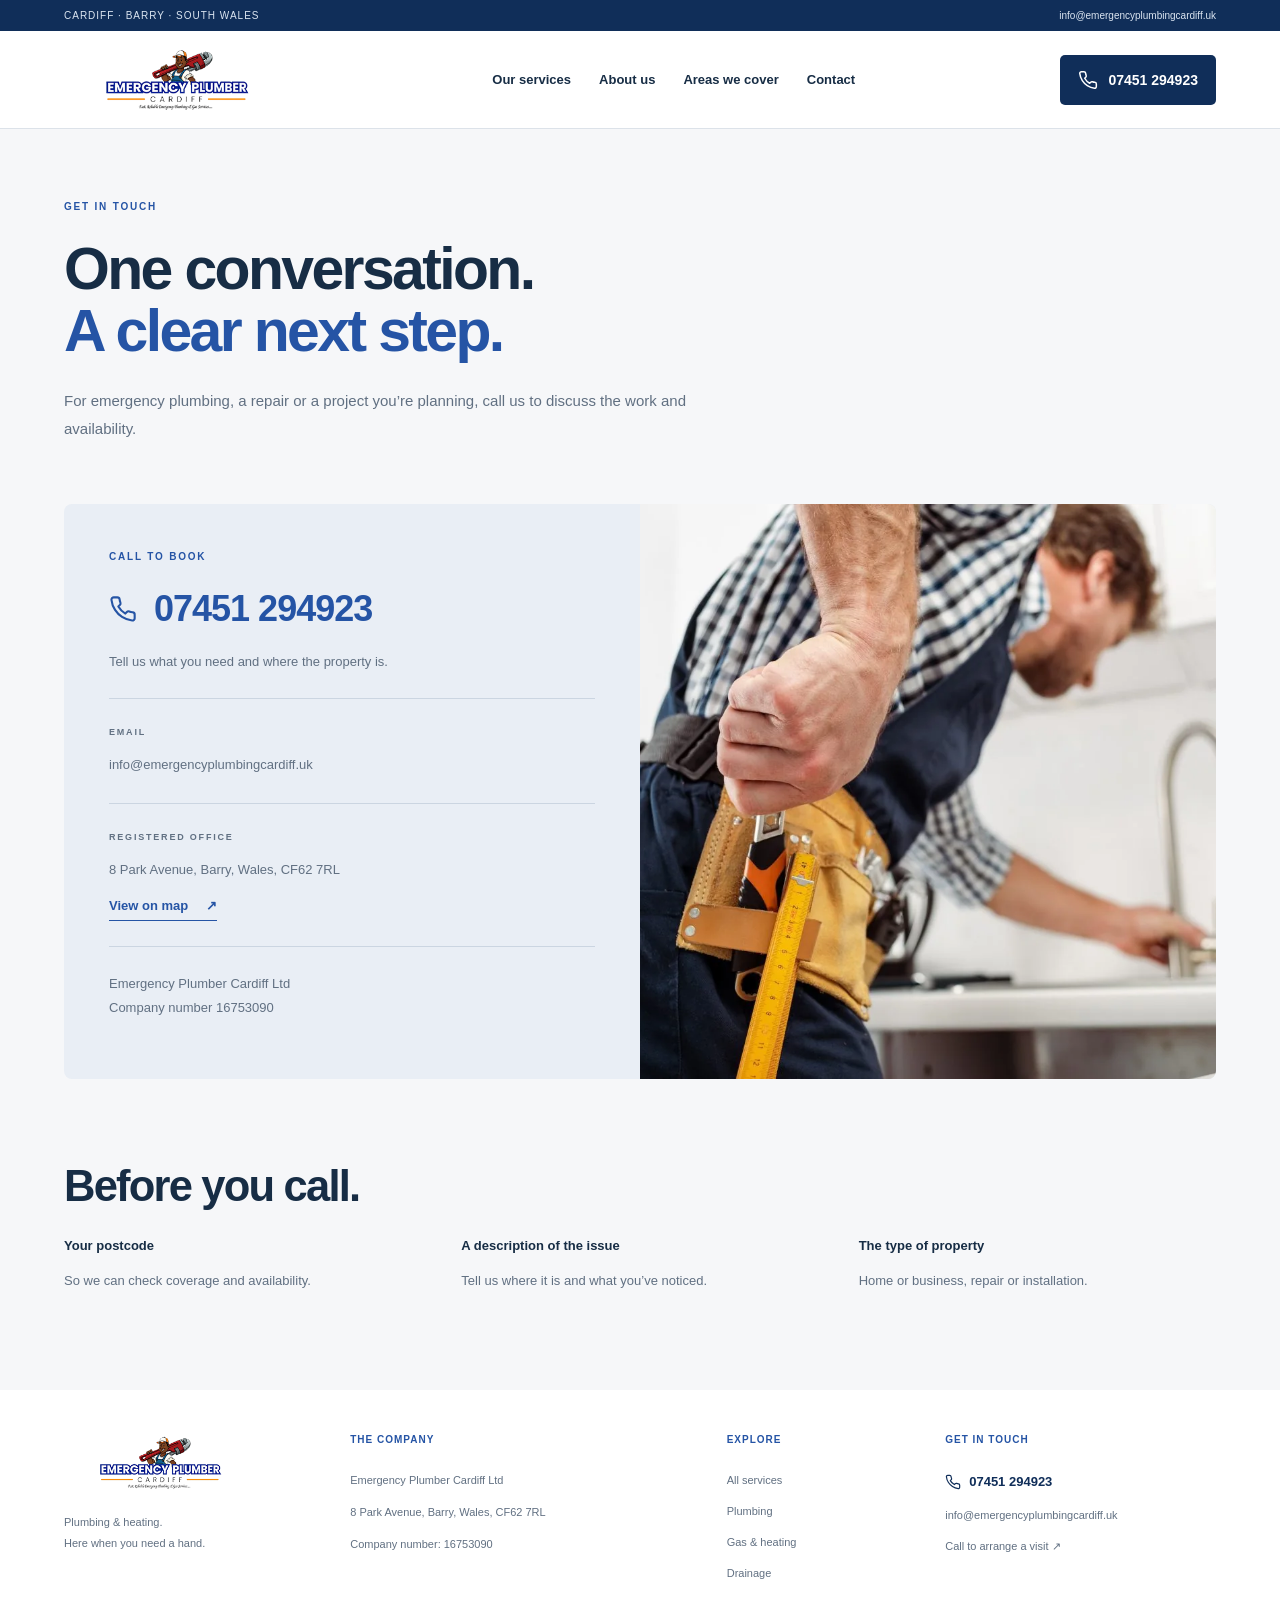
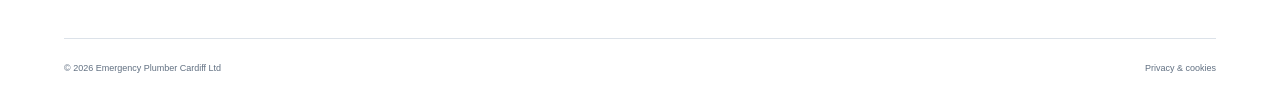
<file: contact.html>
<!doctype html><html lang="en-GB"><head><meta charset="utf-8"><meta name="viewport" content="width=device-width,initial-scale=1"><title>Contact Emergency Plumber Cardiff | Call 07451 294923</title><meta name="description" content="Call Emergency Plumber Cardiff Ltd on 07451 294923. Based at 8 Park Avenue, Barry, Wales, CF62 7RL. Plumbing and heating across Cardiff and South Wales."><meta name="theme-color" content="#102e59"><meta name="robots" content="index,follow,max-image-preview:large"><link rel="icon" href="favicon.ico" sizes="16x16 32x32 48x48"><link rel="icon" type="image/png" sizes="96x96" href="assets/favicon-96.png"><link rel="apple-touch-icon" href="assets/apple-touch-icon.png"><link rel="manifest" href="site.webmanifest"><meta property="og:title" content="Contact Emergency Plumber Cardiff | Call 07451 294923"><meta property="og:description" content="Call Emergency Plumber Cardiff Ltd on 07451 294923. Based at 8 Park Avenue, Barry, Wales, CF62 7RL. Plumbing and heating across Cardiff and South Wales."><meta property="og:type" content="website"><meta property="og:locale" content="en_GB"><meta name="twitter:card" content="summary_large_image"><link rel="stylesheet" href="style.css"><script type="application/ld+json" id="business-schema">{"@context":"https://schema.org","@graph":[{"@type":"Plumber","name":"Emergency Plumber Cardiff Ltd","telephone":"+447451294923","email":"xyz@gmail.com","address":{"@type":"PostalAddress","streetAddress":"8 Park Avenue","addressLocality":"Barry","addressRegion":"Wales","postalCode":"CF62 7RL","addressCountry":"GB"},"areaServed":["Cardiff","Barry","South Wales"],"identifier":{"@type":"PropertyValue","propertyID":"Company number","value":"16753090"}},{"@type":"WebSite","name":"Emergency Plumber Cardiff","inLanguage":"en-GB"},{"@type":"WebPage","name":"Contact Emergency Plumber Cardiff | Call 07451 294923","description":"Call Emergency Plumber Cardiff Ltd on 07451 294923. Based at 8 Park Avenue, Barry, Wales, CF62 7RL. Plumbing and heating across Cardiff and South Wales."}]}</script><script defer src="script.js"></script></head><body><a class="skip" href="#main">Skip to content</a><div class="topbar"><span>CARDIFF · BARRY · SOUTH WALES</span><a data-email href="mailto:xyz@gmail.com">xyz@gmail.com</a></div><header><a class="logo" href="index.html" aria-label="Emergency Plumber Cardiff home"><img src="assets/logo.png" alt="Emergency Plumber Cardiff" width="332" height="100"></a><nav id="navigation" aria-label="Main navigation"><a href="services.html">Our services</a><a href="about.html">About us</a><a href="index.html#areas">Areas we cover</a><a href="contact.html">Contact</a></nav><a class="header-call" data-call href="tel:+447451294923"><svg class="phone-icon" width="20" height="20" viewBox="0 0 24 24" fill="none" stroke="currentColor" stroke-width="1.8" stroke-linecap="round" stroke-linejoin="round" aria-hidden="true"><path d="M22 16.9v3a2 2 0 0 1-2.2 2 19.8 19.8 0 0 1-8.6-3.1 19.5 19.5 0 0 1-6-6 19.8 19.8 0 0 1-3.1-8.7A2 2 0 0 1 4.1 2h3a2 2 0 0 1 2 1.7c.1 1 .3 1.9.7 2.8a2 2 0 0 1-.5 2.1L8 9.9a16 16 0 0 0 6 6l1.3-1.3a2 2 0 0 1 2.1-.5c.9.4 1.8.6 2.8.7a2 2 0 0 1 1.8 2.1z"/></svg><span><span data-company="phone">07451 294923</span></span></a><button class="menu" aria-expanded="false" aria-controls="navigation" aria-label="Open menu"><span></span><span></span></button></header><main id="main"><section class="page-intro wrap"><p class="eyebrow">GET IN TOUCH</p><h1>One conversation.<br><em>A clear next step.</em></h1><p class="lead">For emergency plumbing, a repair or a project you’re planning, call us to discuss the work and availability.</p></section><section class="wrap contact-layout"><div class="contact-info"><p class="eyebrow">CALL TO BOOK</p><a class="contact-phone" data-call href="tel:+447451294923"><svg class="phone-icon" width="20" height="20" viewBox="0 0 24 24" fill="none" stroke="currentColor" stroke-width="1.8" stroke-linecap="round" stroke-linejoin="round" aria-hidden="true"><path d="M22 16.9v3a2 2 0 0 1-2.2 2 19.8 19.8 0 0 1-8.6-3.1 19.5 19.5 0 0 1-6-6 19.8 19.8 0 0 1-3.1-8.7A2 2 0 0 1 4.1 2h3a2 2 0 0 1 2 1.7c.1 1 .3 1.9.7 2.8a2 2 0 0 1-.5 2.1L8 9.9a16 16 0 0 0 6 6l1.3-1.3a2 2 0 0 1 2.1-.5c.9.4 1.8.6 2.8.7a2 2 0 0 1 1.8 2.1z"/></svg><span><span data-company="phone">07451 294923</span></span></a><p>Tell us what you need and where the property is.</p><div class="contact-block"><p class="eyebrow">EMAIL</p><a data-email href="mailto:xyz@gmail.com">xyz@gmail.com</a></div><div class="contact-block"><p class="eyebrow">REGISTERED OFFICE</p><p><span data-company="address">8 Park Avenue, Barry, Wales, CF62 7RL</span></p><a data-map class="text-link" href="https://www.google.com/maps/search/?api=1&query=8+Park+Avenue+Barry+CF62+7RL" target="_blank" rel="noopener noreferrer">View on map <span aria-hidden="true">↗</span></a></div><div class="contact-block"><p><span data-company="name">Emergency Plumber Cardiff Ltd</span><br>Company number <span data-company="companyNumber">16753090</span></p></div></div><img src="assets/kitchen.webp" alt="Plumber working on kitchen fittings" width="1280" height="854"></section><section class="wrap section contact-notes"><h2>Before you call.</h2><div><p><strong>Your postcode</strong>So we can check coverage and availability.</p><p><strong>A description of the issue</strong>Tell us where it is and what you’ve noticed.</p><p><strong>The type of property</strong>Home or business, repair or installation.</p></div></section></main><footer><div class="wrap footer-top"><div><a class="logo" href="index.html"><img src="assets/logo.png" alt="Emergency Plumber Cardiff" width="332" height="100" loading="lazy"></a><p>Plumbing & heating.<br>Here when you need a hand.</p></div><div><h2>The company</h2><p><span data-company="name">Emergency Plumber Cardiff Ltd</span></p><p><span data-company="address">8 Park Avenue, Barry, Wales, CF62 7RL</span></p><p>Company number: <span data-company="companyNumber">16753090</span></p></div><div><h2>Explore</h2><a href="services.html">All services</a><a href="plumbing-services.html">Plumbing</a><a href="gas-and-heating.html">Gas & heating</a><a href="drainage.html">Drainage</a></div><div><h2>Get in touch</h2><a class="footer-phone" data-call href="tel:+447451294923"><svg class="phone-icon" width="20" height="20" viewBox="0 0 24 24" fill="none" stroke="currentColor" stroke-width="1.8" stroke-linecap="round" stroke-linejoin="round" aria-hidden="true"><path d="M22 16.9v3a2 2 0 0 1-2.2 2 19.8 19.8 0 0 1-8.6-3.1 19.5 19.5 0 0 1-6-6 19.8 19.8 0 0 1-3.1-8.7A2 2 0 0 1 4.1 2h3a2 2 0 0 1 2 1.7c.1 1 .3 1.9.7 2.8a2 2 0 0 1-.5 2.1L8 9.9a16 16 0 0 0 6 6l1.3-1.3a2 2 0 0 1 2.1-.5c.9.4 1.8.6 2.8.7a2 2 0 0 1 1.8 2.1z"/></svg><span><span data-company="phone">07451 294923</span></span></a><a data-email href="mailto:xyz@gmail.com">xyz@gmail.com</a><a href="contact.html">Call to arrange a visit <span aria-hidden="true">↗</span></a></div></div><div class="wrap footer-bottom"><span>© <span data-year>2026</span> <span data-company="name">Emergency Plumber Cardiff Ltd</span></span><a href="privacy.html">Privacy & cookies</a></div></footer><a class="mobile-call" data-call href="tel:+447451294923"><svg class="phone-icon" width="20" height="20" viewBox="0 0 24 24" fill="none" stroke="currentColor" stroke-width="1.8" stroke-linecap="round" stroke-linejoin="round" aria-hidden="true"><path d="M22 16.9v3a2 2 0 0 1-2.2 2 19.8 19.8 0 0 1-8.6-3.1 19.5 19.5 0 0 1-6-6 19.8 19.8 0 0 1-3.1-8.7A2 2 0 0 1 4.1 2h3a2 2 0 0 1 2 1.7c.1 1 .3 1.9.7 2.8a2 2 0 0 1-.5 2.1L8 9.9a16 16 0 0 0 6 6l1.3-1.3a2 2 0 0 1 2.1-.5c.9.4 1.8.6 2.8.7a2 2 0 0 1 1.8 2.1z"/></svg><span>Call to book</span><strong><span data-company="phone">07451 294923</span></strong></a></body></html>
</file>
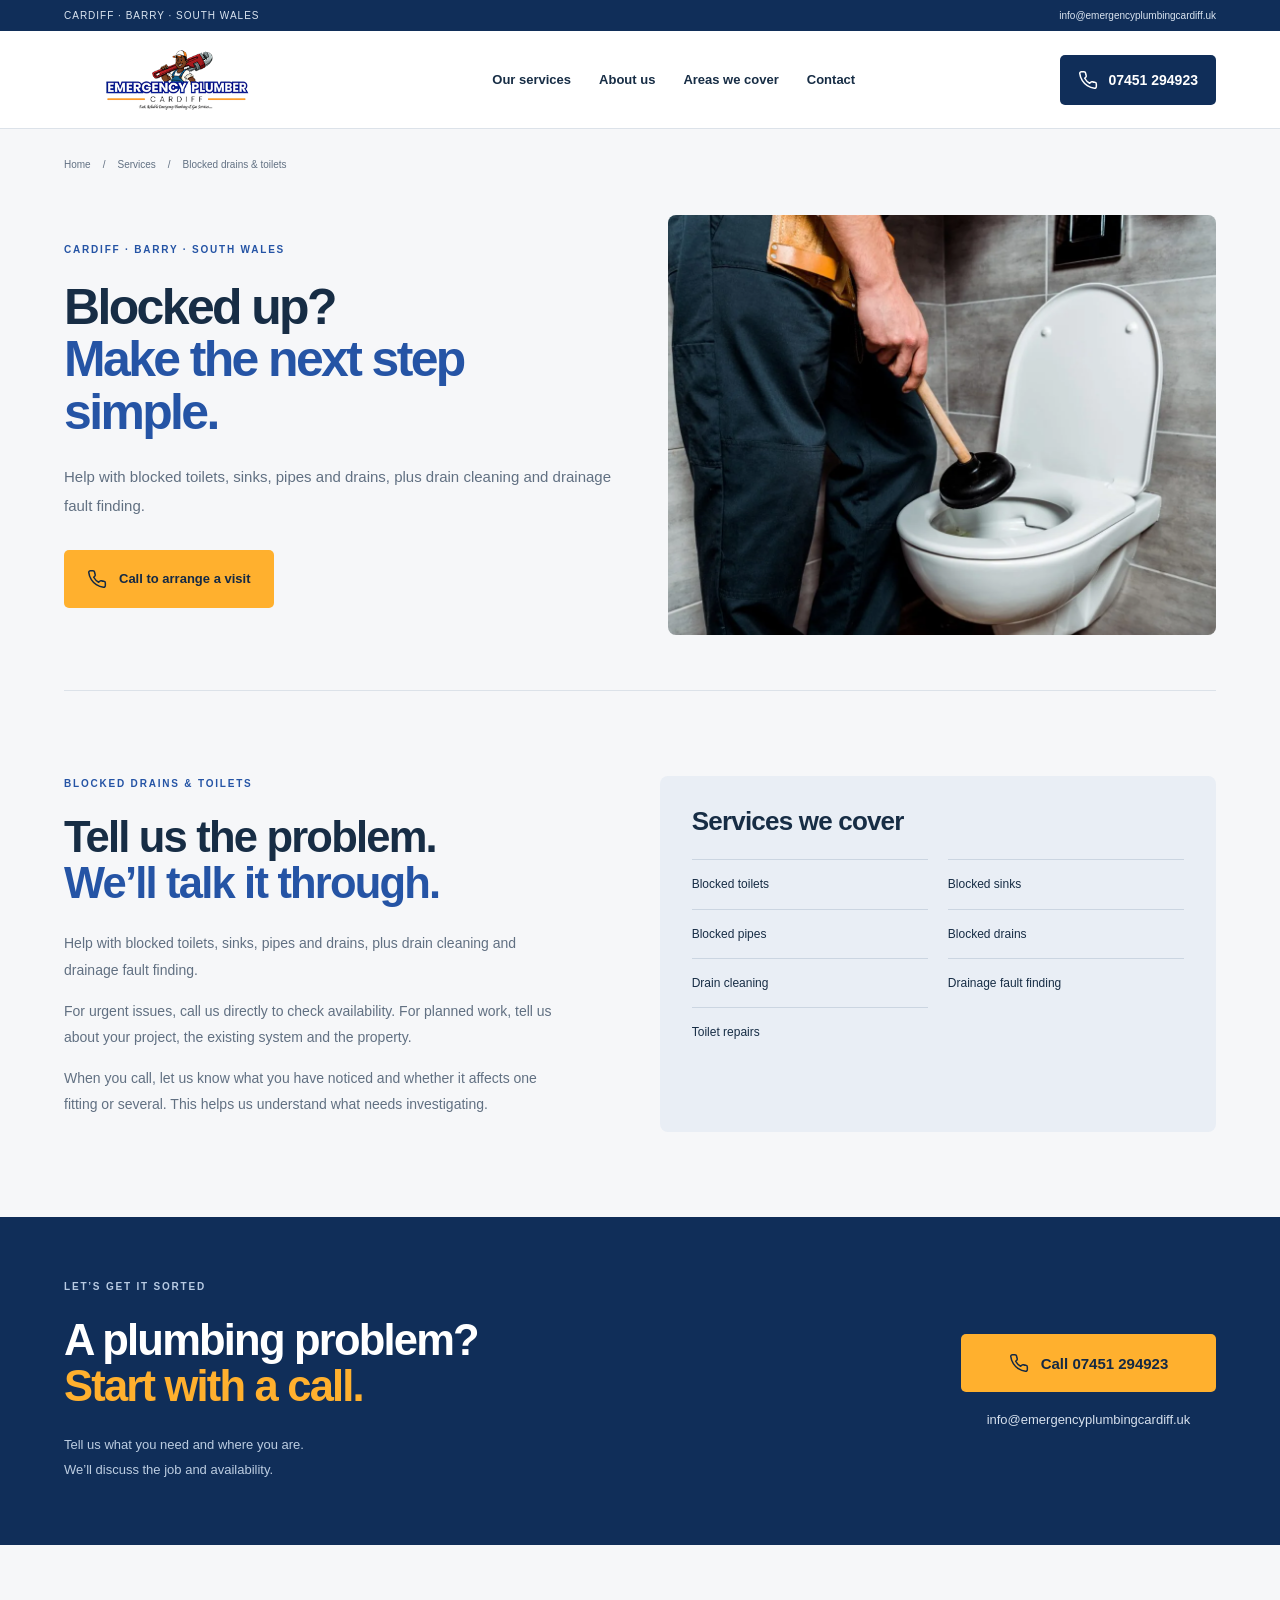
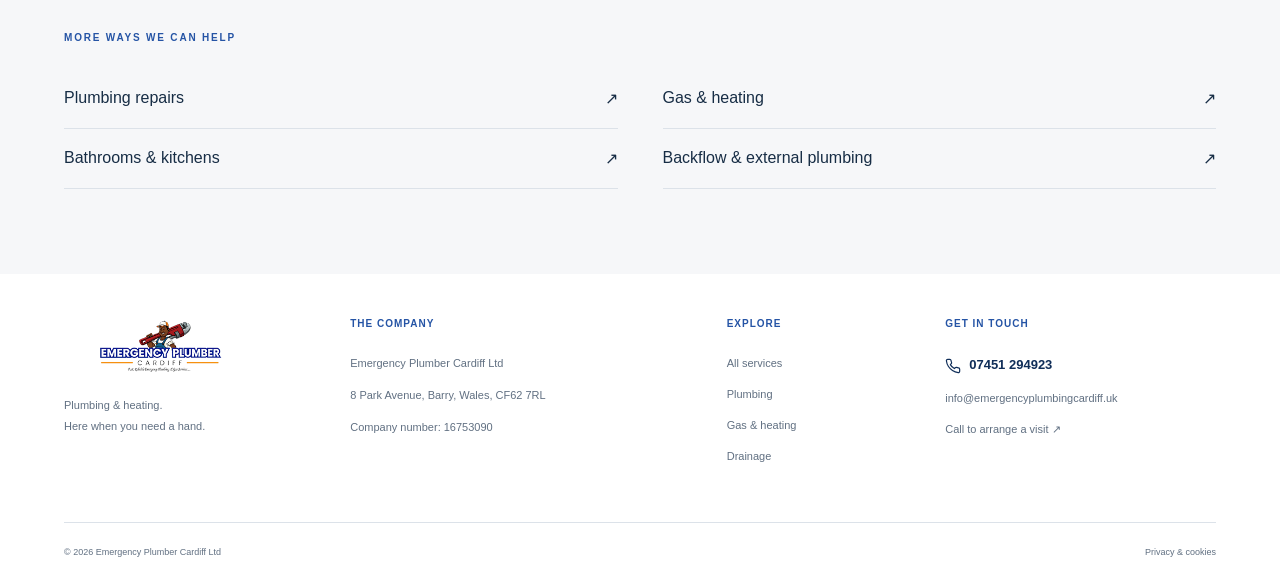
<file: drainage.html>
<!doctype html><html lang="en-GB"><head><meta charset="utf-8"><meta name="viewport" content="width=device-width,initial-scale=1"><title>Blocked drains & toilets | Emergency Plumber Cardiff</title><meta name="description" content="Help with blocked toilets, sinks, pipes and drains, plus drain cleaning and drainage fault finding."><meta name="theme-color" content="#102e59"><meta name="robots" content="index,follow,max-image-preview:large"><link rel="icon" href="favicon.ico" sizes="16x16 32x32 48x48"><link rel="icon" type="image/png" sizes="96x96" href="assets/favicon-96.png"><link rel="apple-touch-icon" href="assets/apple-touch-icon.png"><link rel="manifest" href="site.webmanifest"><meta property="og:title" content="Blocked drains & toilets | Emergency Plumber Cardiff"><meta property="og:description" content="Help with blocked toilets, sinks, pipes and drains, plus drain cleaning and drainage fault finding."><meta property="og:type" content="website"><meta property="og:locale" content="en_GB"><meta name="twitter:card" content="summary_large_image"><link rel="stylesheet" href="style.css"><script type="application/ld+json" id="business-schema">{"@context":"https://schema.org","@graph":[{"@type":"Plumber","name":"Emergency Plumber Cardiff Ltd","telephone":"+447451294923","email":"xyz@gmail.com","address":{"@type":"PostalAddress","streetAddress":"8 Park Avenue","addressLocality":"Barry","addressRegion":"Wales","postalCode":"CF62 7RL","addressCountry":"GB"},"areaServed":["Cardiff","Barry","South Wales"],"identifier":{"@type":"PropertyValue","propertyID":"Company number","value":"16753090"}},{"@type":"WebSite","name":"Emergency Plumber Cardiff","inLanguage":"en-GB"},{"@type":"WebPage","name":"Blocked drains & toilets | Emergency Plumber Cardiff","description":"Help with blocked toilets, sinks, pipes and drains, plus drain cleaning and drainage fault finding."},{"@type":"Service","name":"Blocked drains & toilets","description":"Help with blocked toilets, sinks, pipes and drains, plus drain cleaning and drainage fault finding.","provider":{"@type":"Organization","name":"Emergency Plumber Cardiff Ltd"},"areaServed":["Cardiff","Barry","South Wales"]}]}</script><script defer src="script.js"></script></head><body><a class="skip" href="#main">Skip to content</a><div class="topbar"><span>CARDIFF · BARRY · SOUTH WALES</span><a data-email href="mailto:xyz@gmail.com">xyz@gmail.com</a></div><header><a class="logo" href="index.html" aria-label="Emergency Plumber Cardiff home"><img src="assets/logo.png" alt="Emergency Plumber Cardiff" width="332" height="100"></a><nav id="navigation" aria-label="Main navigation"><a href="services.html">Our services</a><a href="about.html">About us</a><a href="index.html#areas">Areas we cover</a><a href="contact.html">Contact</a></nav><a class="header-call" data-call href="tel:+447451294923"><svg class="phone-icon" width="20" height="20" viewBox="0 0 24 24" fill="none" stroke="currentColor" stroke-width="1.8" stroke-linecap="round" stroke-linejoin="round" aria-hidden="true"><path d="M22 16.9v3a2 2 0 0 1-2.2 2 19.8 19.8 0 0 1-8.6-3.1 19.5 19.5 0 0 1-6-6 19.8 19.8 0 0 1-3.1-8.7A2 2 0 0 1 4.1 2h3a2 2 0 0 1 2 1.7c.1 1 .3 1.9.7 2.8a2 2 0 0 1-.5 2.1L8 9.9a16 16 0 0 0 6 6l1.3-1.3a2 2 0 0 1 2.1-.5c.9.4 1.8.6 2.8.7a2 2 0 0 1 1.8 2.1z"/></svg><span><span data-company="phone">07451 294923</span></span></a><button class="menu" aria-expanded="false" aria-controls="navigation" aria-label="Open menu"><span></span><span></span></button></header><main id="main"><div class="breadcrumb wrap"><a href="index.html">Home</a><span>/</span><a href="services.html">Services</a><span>/</span><span>Blocked drains & toilets</span></div><section class="service-hero wrap"><div><p class="eyebrow">CARDIFF · BARRY · SOUTH WALES</p><h1>Blocked up?<br><em>Make the next step simple.</em></h1><p class="lead">Help with blocked toilets, sinks, pipes and drains, plus drain cleaning and drainage fault finding.</p><a class="button button-orange" data-call href="tel:+447451294923"><svg class="phone-icon" width="20" height="20" viewBox="0 0 24 24" fill="none" stroke="currentColor" stroke-width="1.8" stroke-linecap="round" stroke-linejoin="round" aria-hidden="true"><path d="M22 16.9v3a2 2 0 0 1-2.2 2 19.8 19.8 0 0 1-8.6-3.1 19.5 19.5 0 0 1-6-6 19.8 19.8 0 0 1-3.1-8.7A2 2 0 0 1 4.1 2h3a2 2 0 0 1 2 1.7c.1 1 .3 1.9.7 2.8a2 2 0 0 1-.5 2.1L8 9.9a16 16 0 0 0 6 6l1.3-1.3a2 2 0 0 1 2.1-.5c.9.4 1.8.6 2.8.7a2 2 0 0 1 1.8 2.1z"/></svg><span>Call to arrange a visit</span></a></div><img src="assets/drainage.webp" alt="Plumber holding a plunger beside a toilet" width="1280" height="854" fetchpriority="high"></section><section class="wrap section detail"><div><p class="eyebrow">BLOCKED DRAINS & TOILETS</p><h2>Tell us the problem.<br><em>We’ll talk it through.</em></h2><p>Help with blocked toilets, sinks, pipes and drains, plus drain cleaning and drainage fault finding.</p><p>For urgent issues, call us directly to check availability. For planned work, tell us about your project, the existing system and the property.</p><p>When you call, let us know what you have noticed and whether it affects one fitting or several. This helps us understand what needs investigating.</p></div><div class="included"><h2>Services we cover</h2><ul><li>Blocked toilets</li><li>Blocked sinks</li><li>Blocked pipes</li><li>Blocked drains</li><li>Drain cleaning</li><li>Drainage fault finding</li><li>Toilet repairs</li></ul></div></section><section class="contact-band"><div class="wrap"><div><p class="eyebrow">LET’S GET IT SORTED</p><h2>A plumbing problem?<br><em>Start with a call.</em></h2><p>Tell us what you need and where you are.<br>We’ll discuss the job and availability.</p></div><div><a class="button button-orange" data-call href="tel:+447451294923"><svg class="phone-icon" width="20" height="20" viewBox="0 0 24 24" fill="none" stroke="currentColor" stroke-width="1.8" stroke-linecap="round" stroke-linejoin="round" aria-hidden="true"><path d="M22 16.9v3a2 2 0 0 1-2.2 2 19.8 19.8 0 0 1-8.6-3.1 19.5 19.5 0 0 1-6-6 19.8 19.8 0 0 1-3.1-8.7A2 2 0 0 1 4.1 2h3a2 2 0 0 1 2 1.7c.1 1 .3 1.9.7 2.8a2 2 0 0 1-.5 2.1L8 9.9a16 16 0 0 0 6 6l1.3-1.3a2 2 0 0 1 2.1-.5c.9.4 1.8.6 2.8.7a2 2 0 0 1 1.8 2.1z"/></svg><span>Call <span data-company="phone">07451 294923</span></span></a><a data-email href="mailto:xyz@gmail.com">xyz@gmail.com</a></div></div></section><section class="wrap related section"><p class="eyebrow">MORE WAYS WE CAN HELP</p><div><a href="plumbing-services.html">Plumbing repairs <span aria-hidden="true">↗</span></a><a href="gas-and-heating.html">Gas & heating <span aria-hidden="true">↗</span></a><a href="bathrooms-and-kitchens.html">Bathrooms & kitchens <span aria-hidden="true">↗</span></a><a href="backflow-and-external-plumbing.html">Backflow & external plumbing <span aria-hidden="true">↗</span></a></div></section></main><footer><div class="wrap footer-top"><div><a class="logo" href="index.html"><img src="assets/logo.png" alt="Emergency Plumber Cardiff" width="332" height="100" loading="lazy"></a><p>Plumbing & heating.<br>Here when you need a hand.</p></div><div><h2>The company</h2><p><span data-company="name">Emergency Plumber Cardiff Ltd</span></p><p><span data-company="address">8 Park Avenue, Barry, Wales, CF62 7RL</span></p><p>Company number: <span data-company="companyNumber">16753090</span></p></div><div><h2>Explore</h2><a href="services.html">All services</a><a href="plumbing-services.html">Plumbing</a><a href="gas-and-heating.html">Gas & heating</a><a href="drainage.html">Drainage</a></div><div><h2>Get in touch</h2><a class="footer-phone" data-call href="tel:+447451294923"><svg class="phone-icon" width="20" height="20" viewBox="0 0 24 24" fill="none" stroke="currentColor" stroke-width="1.8" stroke-linecap="round" stroke-linejoin="round" aria-hidden="true"><path d="M22 16.9v3a2 2 0 0 1-2.2 2 19.8 19.8 0 0 1-8.6-3.1 19.5 19.5 0 0 1-6-6 19.8 19.8 0 0 1-3.1-8.7A2 2 0 0 1 4.1 2h3a2 2 0 0 1 2 1.7c.1 1 .3 1.9.7 2.8a2 2 0 0 1-.5 2.1L8 9.9a16 16 0 0 0 6 6l1.3-1.3a2 2 0 0 1 2.1-.5c.9.4 1.8.6 2.8.7a2 2 0 0 1 1.8 2.1z"/></svg><span><span data-company="phone">07451 294923</span></span></a><a data-email href="mailto:xyz@gmail.com">xyz@gmail.com</a><a href="contact.html">Call to arrange a visit <span aria-hidden="true">↗</span></a></div></div><div class="wrap footer-bottom"><span>© <span data-year>2026</span> <span data-company="name">Emergency Plumber Cardiff Ltd</span></span><a href="privacy.html">Privacy & cookies</a></div></footer><a class="mobile-call" data-call href="tel:+447451294923"><svg class="phone-icon" width="20" height="20" viewBox="0 0 24 24" fill="none" stroke="currentColor" stroke-width="1.8" stroke-linecap="round" stroke-linejoin="round" aria-hidden="true"><path d="M22 16.9v3a2 2 0 0 1-2.2 2 19.8 19.8 0 0 1-8.6-3.1 19.5 19.5 0 0 1-6-6 19.8 19.8 0 0 1-3.1-8.7A2 2 0 0 1 4.1 2h3a2 2 0 0 1 2 1.7c.1 1 .3 1.9.7 2.8a2 2 0 0 1-.5 2.1L8 9.9a16 16 0 0 0 6 6l1.3-1.3a2 2 0 0 1 2.1-.5c.9.4 1.8.6 2.8.7a2 2 0 0 1 1.8 2.1z"/></svg><span>Call to book</span><strong><span data-company="phone">07451 294923</span></strong></a></body></html>
</file>
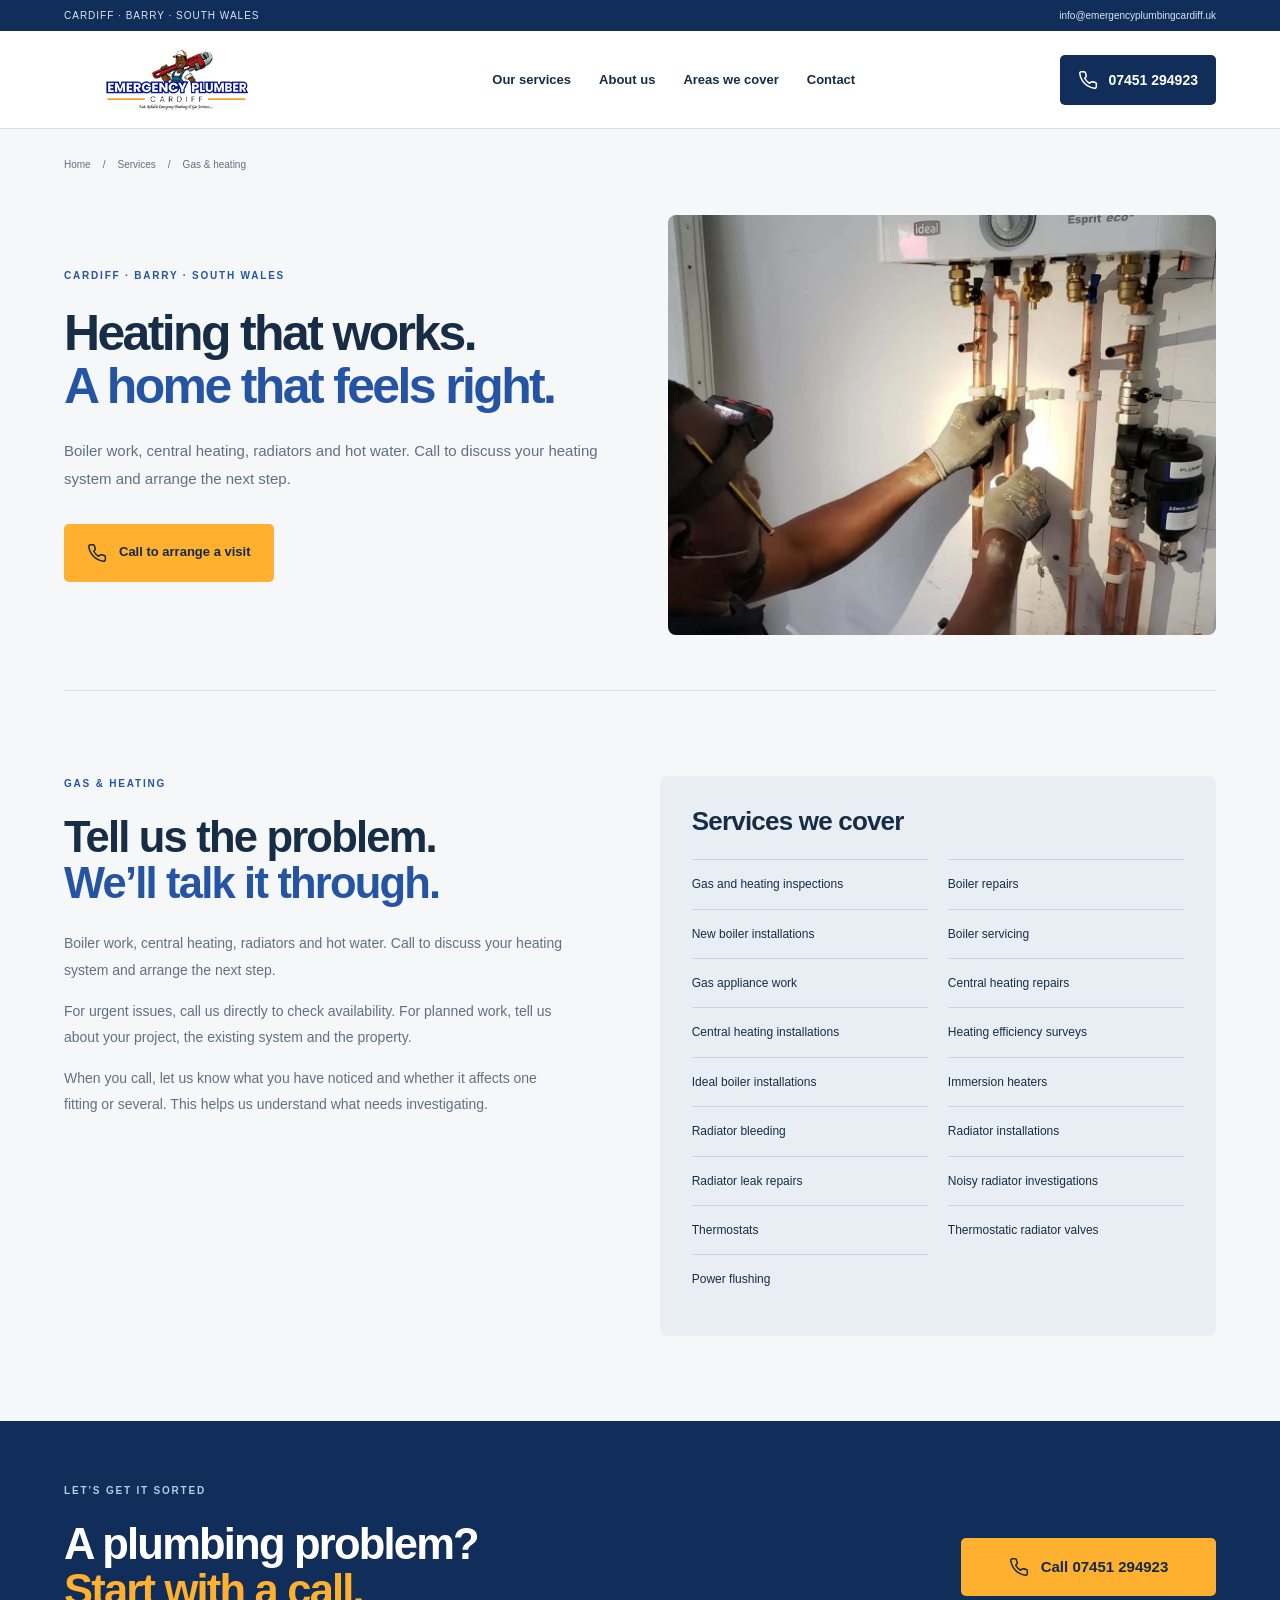
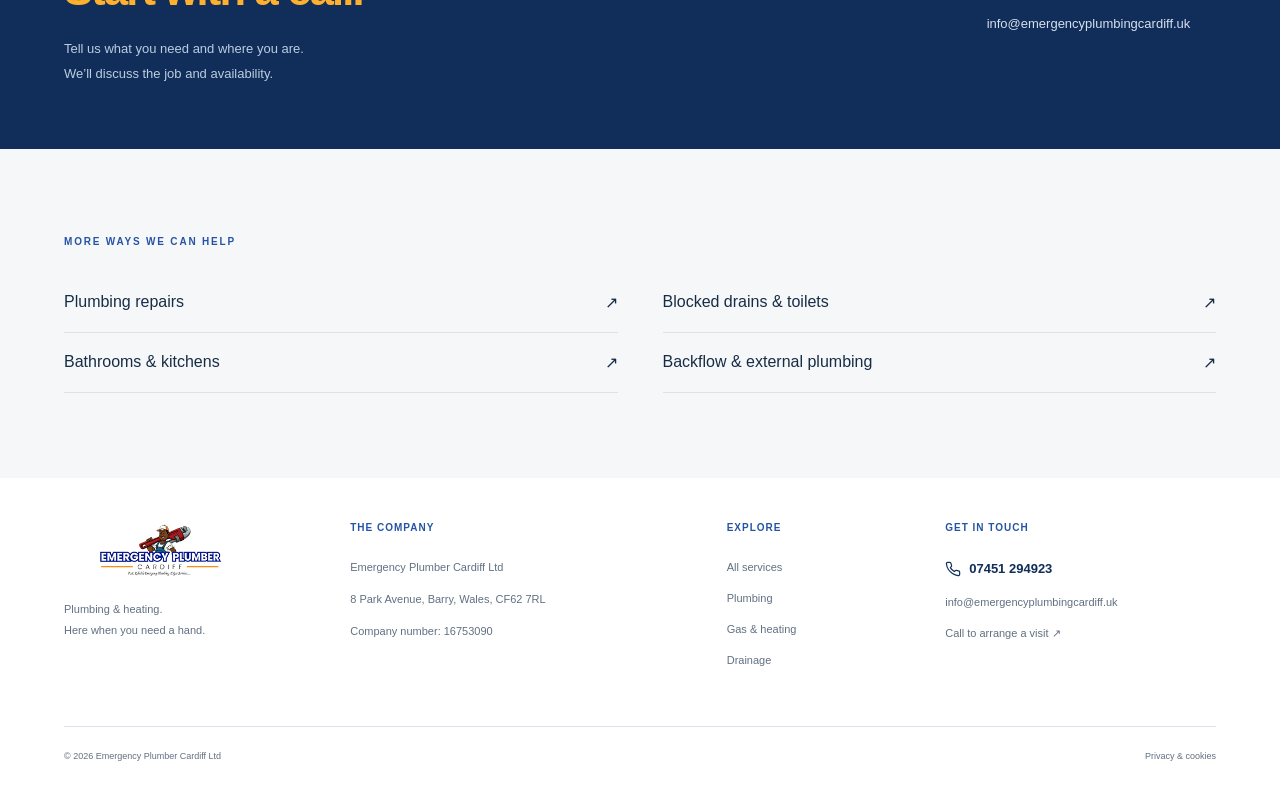
<file: gas-and-heating.html>
<!doctype html><html lang="en-GB"><head><meta charset="utf-8"><meta name="viewport" content="width=device-width,initial-scale=1"><title>Gas & heating | Emergency Plumber Cardiff</title><meta name="description" content="Boiler work, central heating, radiators and hot water. Call to discuss your heating system and arrange the next step."><meta name="theme-color" content="#102e59"><meta name="robots" content="index,follow,max-image-preview:large"><link rel="icon" href="favicon.ico" sizes="16x16 32x32 48x48"><link rel="icon" type="image/png" sizes="96x96" href="assets/favicon-96.png"><link rel="apple-touch-icon" href="assets/apple-touch-icon.png"><link rel="manifest" href="site.webmanifest"><meta property="og:title" content="Gas & heating | Emergency Plumber Cardiff"><meta property="og:description" content="Boiler work, central heating, radiators and hot water. Call to discuss your heating system and arrange the next step."><meta property="og:type" content="website"><meta property="og:locale" content="en_GB"><meta name="twitter:card" content="summary_large_image"><link rel="stylesheet" href="style.css"><script type="application/ld+json" id="business-schema">{"@context":"https://schema.org","@graph":[{"@type":"Plumber","name":"Emergency Plumber Cardiff Ltd","telephone":"+447451294923","email":"xyz@gmail.com","address":{"@type":"PostalAddress","streetAddress":"8 Park Avenue","addressLocality":"Barry","addressRegion":"Wales","postalCode":"CF62 7RL","addressCountry":"GB"},"areaServed":["Cardiff","Barry","South Wales"],"identifier":{"@type":"PropertyValue","propertyID":"Company number","value":"16753090"}},{"@type":"WebSite","name":"Emergency Plumber Cardiff","inLanguage":"en-GB"},{"@type":"WebPage","name":"Gas & heating | Emergency Plumber Cardiff","description":"Boiler work, central heating, radiators and hot water. Call to discuss your heating system and arrange the next step."},{"@type":"Service","name":"Gas & heating","description":"Boiler work, central heating, radiators and hot water. Call to discuss your heating system and arrange the next step.","provider":{"@type":"Organization","name":"Emergency Plumber Cardiff Ltd"},"areaServed":["Cardiff","Barry","South Wales"]}]}</script><script defer src="script.js"></script></head><body><a class="skip" href="#main">Skip to content</a><div class="topbar"><span>CARDIFF · BARRY · SOUTH WALES</span><a data-email href="mailto:xyz@gmail.com">xyz@gmail.com</a></div><header><a class="logo" href="index.html" aria-label="Emergency Plumber Cardiff home"><img src="assets/logo.png" alt="Emergency Plumber Cardiff" width="332" height="100"></a><nav id="navigation" aria-label="Main navigation"><a href="services.html">Our services</a><a href="about.html">About us</a><a href="index.html#areas">Areas we cover</a><a href="contact.html">Contact</a></nav><a class="header-call" data-call href="tel:+447451294923"><svg class="phone-icon" width="20" height="20" viewBox="0 0 24 24" fill="none" stroke="currentColor" stroke-width="1.8" stroke-linecap="round" stroke-linejoin="round" aria-hidden="true"><path d="M22 16.9v3a2 2 0 0 1-2.2 2 19.8 19.8 0 0 1-8.6-3.1 19.5 19.5 0 0 1-6-6 19.8 19.8 0 0 1-3.1-8.7A2 2 0 0 1 4.1 2h3a2 2 0 0 1 2 1.7c.1 1 .3 1.9.7 2.8a2 2 0 0 1-.5 2.1L8 9.9a16 16 0 0 0 6 6l1.3-1.3a2 2 0 0 1 2.1-.5c.9.4 1.8.6 2.8.7a2 2 0 0 1 1.8 2.1z"/></svg><span><span data-company="phone">07451 294923</span></span></a><button class="menu" aria-expanded="false" aria-controls="navigation" aria-label="Open menu"><span></span><span></span></button></header><main id="main"><div class="breadcrumb wrap"><a href="index.html">Home</a><span>/</span><a href="services.html">Services</a><span>/</span><span>Gas & heating</span></div><section class="service-hero wrap"><div><p class="eyebrow">CARDIFF · BARRY · SOUTH WALES</p><h1>Heating that works.<br><em>A home that feels right.</em></h1><p class="lead">Boiler work, central heating, radiators and hot water. Call to discuss your heating system and arrange the next step.</p><a class="button button-orange" data-call href="tel:+447451294923"><svg class="phone-icon" width="20" height="20" viewBox="0 0 24 24" fill="none" stroke="currentColor" stroke-width="1.8" stroke-linecap="round" stroke-linejoin="round" aria-hidden="true"><path d="M22 16.9v3a2 2 0 0 1-2.2 2 19.8 19.8 0 0 1-8.6-3.1 19.5 19.5 0 0 1-6-6 19.8 19.8 0 0 1-3.1-8.7A2 2 0 0 1 4.1 2h3a2 2 0 0 1 2 1.7c.1 1 .3 1.9.7 2.8a2 2 0 0 1-.5 2.1L8 9.9a16 16 0 0 0 6 6l1.3-1.3a2 2 0 0 1 2.1-.5c.9.4 1.8.6 2.8.7a2 2 0 0 1 1.8 2.1z"/></svg><span>Call to arrange a visit</span></a></div><img src="assets/heating.webp" alt="Engineer working on copper pipework beneath a boiler" width="1280" height="854" fetchpriority="high"></section><section class="wrap section detail"><div><p class="eyebrow">GAS & HEATING</p><h2>Tell us the problem.<br><em>We’ll talk it through.</em></h2><p>Boiler work, central heating, radiators and hot water. Call to discuss your heating system and arrange the next step.</p><p>For urgent issues, call us directly to check availability. For planned work, tell us about your project, the existing system and the property.</p><p>When you call, let us know what you have noticed and whether it affects one fitting or several. This helps us understand what needs investigating.</p></div><div class="included"><h2>Services we cover</h2><ul><li>Gas and heating inspections</li><li>Boiler repairs</li><li>New boiler installations</li><li>Boiler servicing</li><li>Gas appliance work</li><li>Central heating repairs</li><li>Central heating installations</li><li>Heating efficiency surveys</li><li>Ideal boiler installations</li><li>Immersion heaters</li><li>Radiator bleeding</li><li>Radiator installations</li><li>Radiator leak repairs</li><li>Noisy radiator investigations</li><li>Thermostats</li><li>Thermostatic radiator valves</li><li>Power flushing</li></ul></div></section><section class="contact-band"><div class="wrap"><div><p class="eyebrow">LET’S GET IT SORTED</p><h2>A plumbing problem?<br><em>Start with a call.</em></h2><p>Tell us what you need and where you are.<br>We’ll discuss the job and availability.</p></div><div><a class="button button-orange" data-call href="tel:+447451294923"><svg class="phone-icon" width="20" height="20" viewBox="0 0 24 24" fill="none" stroke="currentColor" stroke-width="1.8" stroke-linecap="round" stroke-linejoin="round" aria-hidden="true"><path d="M22 16.9v3a2 2 0 0 1-2.2 2 19.8 19.8 0 0 1-8.6-3.1 19.5 19.5 0 0 1-6-6 19.8 19.8 0 0 1-3.1-8.7A2 2 0 0 1 4.1 2h3a2 2 0 0 1 2 1.7c.1 1 .3 1.9.7 2.8a2 2 0 0 1-.5 2.1L8 9.9a16 16 0 0 0 6 6l1.3-1.3a2 2 0 0 1 2.1-.5c.9.4 1.8.6 2.8.7a2 2 0 0 1 1.8 2.1z"/></svg><span>Call <span data-company="phone">07451 294923</span></span></a><a data-email href="mailto:xyz@gmail.com">xyz@gmail.com</a></div></div></section><section class="wrap related section"><p class="eyebrow">MORE WAYS WE CAN HELP</p><div><a href="plumbing-services.html">Plumbing repairs <span aria-hidden="true">↗</span></a><a href="drainage.html">Blocked drains & toilets <span aria-hidden="true">↗</span></a><a href="bathrooms-and-kitchens.html">Bathrooms & kitchens <span aria-hidden="true">↗</span></a><a href="backflow-and-external-plumbing.html">Backflow & external plumbing <span aria-hidden="true">↗</span></a></div></section></main><footer><div class="wrap footer-top"><div><a class="logo" href="index.html"><img src="assets/logo.png" alt="Emergency Plumber Cardiff" width="332" height="100" loading="lazy"></a><p>Plumbing & heating.<br>Here when you need a hand.</p></div><div><h2>The company</h2><p><span data-company="name">Emergency Plumber Cardiff Ltd</span></p><p><span data-company="address">8 Park Avenue, Barry, Wales, CF62 7RL</span></p><p>Company number: <span data-company="companyNumber">16753090</span></p></div><div><h2>Explore</h2><a href="services.html">All services</a><a href="plumbing-services.html">Plumbing</a><a href="gas-and-heating.html">Gas & heating</a><a href="drainage.html">Drainage</a></div><div><h2>Get in touch</h2><a class="footer-phone" data-call href="tel:+447451294923"><svg class="phone-icon" width="20" height="20" viewBox="0 0 24 24" fill="none" stroke="currentColor" stroke-width="1.8" stroke-linecap="round" stroke-linejoin="round" aria-hidden="true"><path d="M22 16.9v3a2 2 0 0 1-2.2 2 19.8 19.8 0 0 1-8.6-3.1 19.5 19.5 0 0 1-6-6 19.8 19.8 0 0 1-3.1-8.7A2 2 0 0 1 4.1 2h3a2 2 0 0 1 2 1.7c.1 1 .3 1.9.7 2.8a2 2 0 0 1-.5 2.1L8 9.9a16 16 0 0 0 6 6l1.3-1.3a2 2 0 0 1 2.1-.5c.9.4 1.8.6 2.8.7a2 2 0 0 1 1.8 2.1z"/></svg><span><span data-company="phone">07451 294923</span></span></a><a data-email href="mailto:xyz@gmail.com">xyz@gmail.com</a><a href="contact.html">Call to arrange a visit <span aria-hidden="true">↗</span></a></div></div><div class="wrap footer-bottom"><span>© <span data-year>2026</span> <span data-company="name">Emergency Plumber Cardiff Ltd</span></span><a href="privacy.html">Privacy & cookies</a></div></footer><a class="mobile-call" data-call href="tel:+447451294923"><svg class="phone-icon" width="20" height="20" viewBox="0 0 24 24" fill="none" stroke="currentColor" stroke-width="1.8" stroke-linecap="round" stroke-linejoin="round" aria-hidden="true"><path d="M22 16.9v3a2 2 0 0 1-2.2 2 19.8 19.8 0 0 1-8.6-3.1 19.5 19.5 0 0 1-6-6 19.8 19.8 0 0 1-3.1-8.7A2 2 0 0 1 4.1 2h3a2 2 0 0 1 2 1.7c.1 1 .3 1.9.7 2.8a2 2 0 0 1-.5 2.1L8 9.9a16 16 0 0 0 6 6l1.3-1.3a2 2 0 0 1 2.1-.5c.9.4 1.8.6 2.8.7a2 2 0 0 1 1.8 2.1z"/></svg><span>Call to book</span><strong><span data-company="phone">07451 294923</span></strong></a></body></html>
</file>
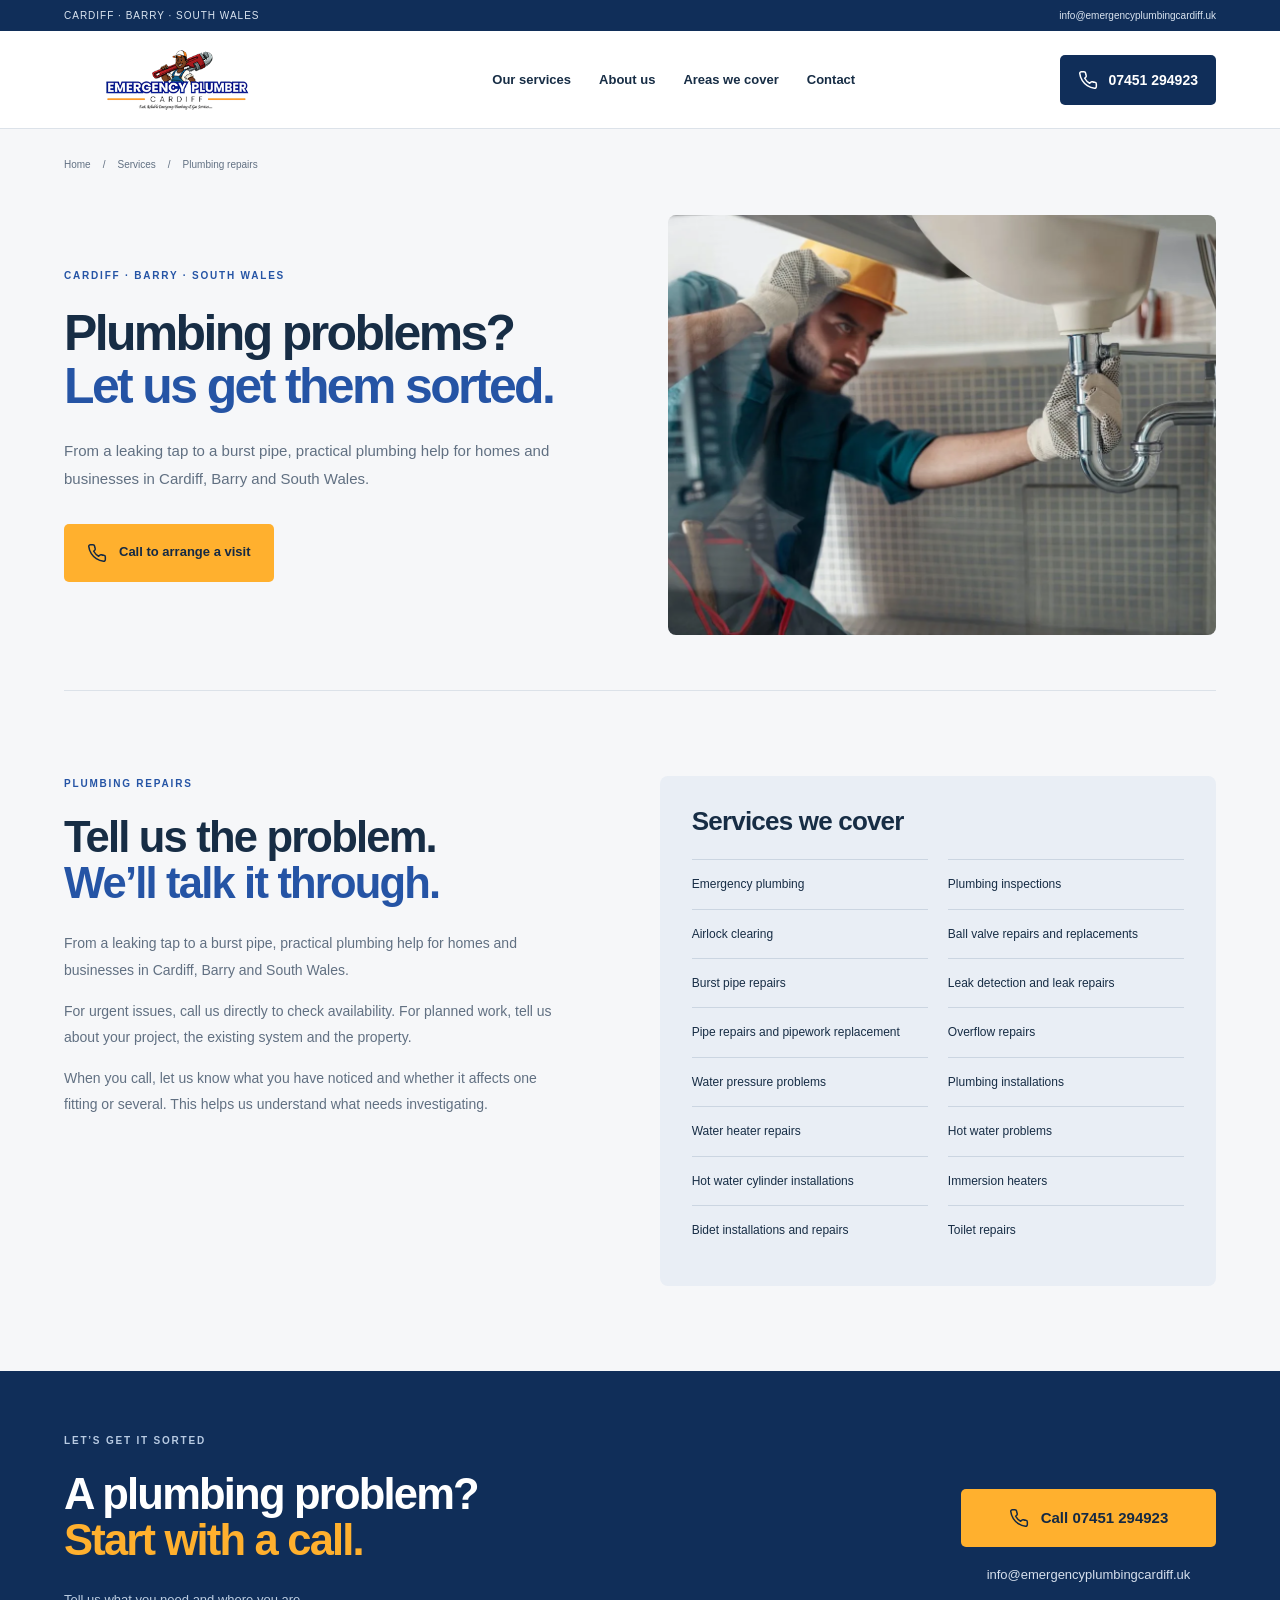
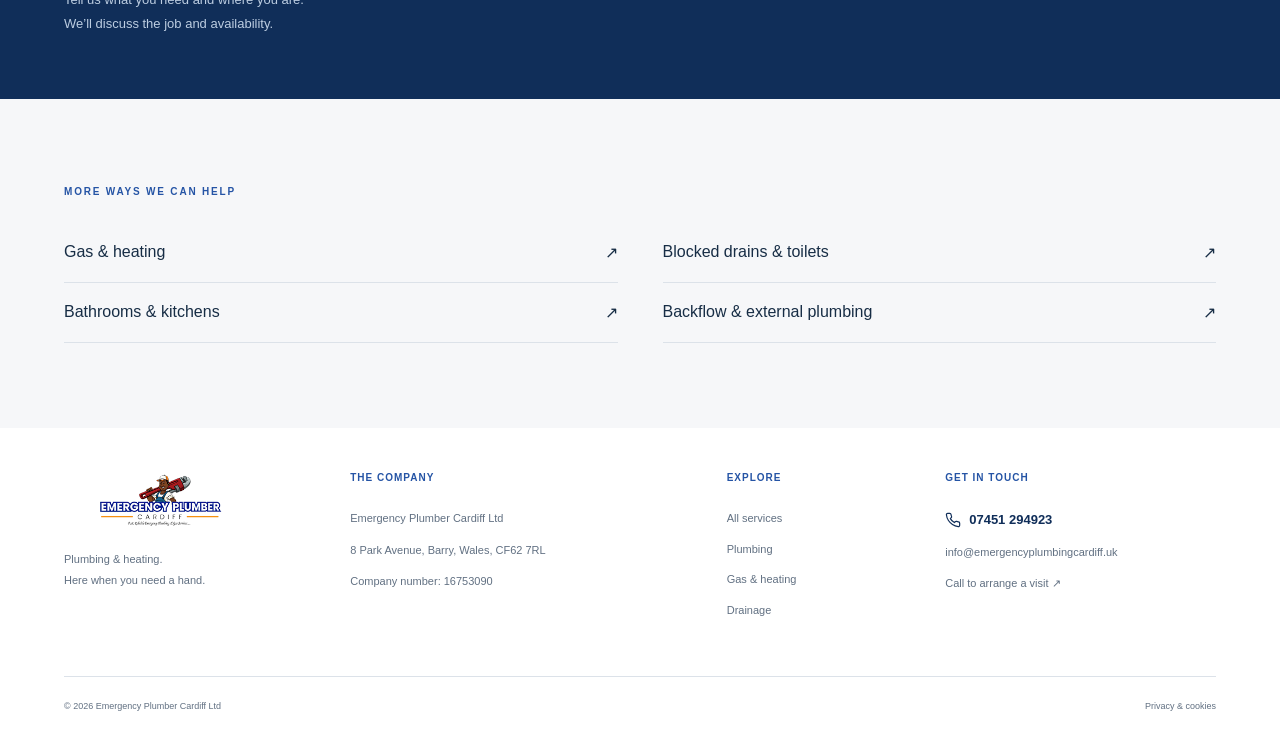
<file: plumbing-services.html>
<!doctype html><html lang="en-GB"><head><meta charset="utf-8"><meta name="viewport" content="width=device-width,initial-scale=1"><title>Plumbing repairs | Emergency Plumber Cardiff</title><meta name="description" content="From a leaking tap to a burst pipe, practical plumbing help for homes and businesses in Cardiff, Barry and South Wales."><meta name="theme-color" content="#102e59"><meta name="robots" content="index,follow,max-image-preview:large"><link rel="icon" href="favicon.ico" sizes="16x16 32x32 48x48"><link rel="icon" type="image/png" sizes="96x96" href="assets/favicon-96.png"><link rel="apple-touch-icon" href="assets/apple-touch-icon.png"><link rel="manifest" href="site.webmanifest"><meta property="og:title" content="Plumbing repairs | Emergency Plumber Cardiff"><meta property="og:description" content="From a leaking tap to a burst pipe, practical plumbing help for homes and businesses in Cardiff, Barry and South Wales."><meta property="og:type" content="website"><meta property="og:locale" content="en_GB"><meta name="twitter:card" content="summary_large_image"><link rel="stylesheet" href="style.css"><script type="application/ld+json" id="business-schema">{"@context":"https://schema.org","@graph":[{"@type":"Plumber","name":"Emergency Plumber Cardiff Ltd","telephone":"+447451294923","email":"xyz@gmail.com","address":{"@type":"PostalAddress","streetAddress":"8 Park Avenue","addressLocality":"Barry","addressRegion":"Wales","postalCode":"CF62 7RL","addressCountry":"GB"},"areaServed":["Cardiff","Barry","South Wales"],"identifier":{"@type":"PropertyValue","propertyID":"Company number","value":"16753090"}},{"@type":"WebSite","name":"Emergency Plumber Cardiff","inLanguage":"en-GB"},{"@type":"WebPage","name":"Plumbing repairs | Emergency Plumber Cardiff","description":"From a leaking tap to a burst pipe, practical plumbing help for homes and businesses in Cardiff, Barry and South Wales."},{"@type":"Service","name":"Plumbing repairs","description":"From a leaking tap to a burst pipe, practical plumbing help for homes and businesses in Cardiff, Barry and South Wales.","provider":{"@type":"Organization","name":"Emergency Plumber Cardiff Ltd"},"areaServed":["Cardiff","Barry","South Wales"]}]}</script><script defer src="script.js"></script></head><body><a class="skip" href="#main">Skip to content</a><div class="topbar"><span>CARDIFF · BARRY · SOUTH WALES</span><a data-email href="mailto:xyz@gmail.com">xyz@gmail.com</a></div><header><a class="logo" href="index.html" aria-label="Emergency Plumber Cardiff home"><img src="assets/logo.png" alt="Emergency Plumber Cardiff" width="332" height="100"></a><nav id="navigation" aria-label="Main navigation"><a href="services.html">Our services</a><a href="about.html">About us</a><a href="index.html#areas">Areas we cover</a><a href="contact.html">Contact</a></nav><a class="header-call" data-call href="tel:+447451294923"><svg class="phone-icon" width="20" height="20" viewBox="0 0 24 24" fill="none" stroke="currentColor" stroke-width="1.8" stroke-linecap="round" stroke-linejoin="round" aria-hidden="true"><path d="M22 16.9v3a2 2 0 0 1-2.2 2 19.8 19.8 0 0 1-8.6-3.1 19.5 19.5 0 0 1-6-6 19.8 19.8 0 0 1-3.1-8.7A2 2 0 0 1 4.1 2h3a2 2 0 0 1 2 1.7c.1 1 .3 1.9.7 2.8a2 2 0 0 1-.5 2.1L8 9.9a16 16 0 0 0 6 6l1.3-1.3a2 2 0 0 1 2.1-.5c.9.4 1.8.6 2.8.7a2 2 0 0 1 1.8 2.1z"/></svg><span><span data-company="phone">07451 294923</span></span></a><button class="menu" aria-expanded="false" aria-controls="navigation" aria-label="Open menu"><span></span><span></span></button></header><main id="main"><div class="breadcrumb wrap"><a href="index.html">Home</a><span>/</span><a href="services.html">Services</a><span>/</span><span>Plumbing repairs</span></div><section class="service-hero wrap"><div><p class="eyebrow">CARDIFF · BARRY · SOUTH WALES</p><h1>Plumbing problems?<br><em>Let us get them sorted.</em></h1><p class="lead">From a leaking tap to a burst pipe, practical plumbing help for homes and businesses in Cardiff, Barry and South Wales.</p><a class="button button-orange" data-call href="tel:+447451294923"><svg class="phone-icon" width="20" height="20" viewBox="0 0 24 24" fill="none" stroke="currentColor" stroke-width="1.8" stroke-linecap="round" stroke-linejoin="round" aria-hidden="true"><path d="M22 16.9v3a2 2 0 0 1-2.2 2 19.8 19.8 0 0 1-8.6-3.1 19.5 19.5 0 0 1-6-6 19.8 19.8 0 0 1-3.1-8.7A2 2 0 0 1 4.1 2h3a2 2 0 0 1 2 1.7c.1 1 .3 1.9.7 2.8a2 2 0 0 1-.5 2.1L8 9.9a16 16 0 0 0 6 6l1.3-1.3a2 2 0 0 1 2.1-.5c.9.4 1.8.6 2.8.7a2 2 0 0 1 1.8 2.1z"/></svg><span>Call to arrange a visit</span></a></div><img src="assets/plumbing.webp" alt="Plumber inspecting pipework below a sink" width="1280" height="854" fetchpriority="high"></section><section class="wrap section detail"><div><p class="eyebrow">PLUMBING REPAIRS</p><h2>Tell us the problem.<br><em>We’ll talk it through.</em></h2><p>From a leaking tap to a burst pipe, practical plumbing help for homes and businesses in Cardiff, Barry and South Wales.</p><p>For urgent issues, call us directly to check availability. For planned work, tell us about your project, the existing system and the property.</p><p>When you call, let us know what you have noticed and whether it affects one fitting or several. This helps us understand what needs investigating.</p></div><div class="included"><h2>Services we cover</h2><ul><li>Emergency plumbing</li><li>Plumbing inspections</li><li>Airlock clearing</li><li>Ball valve repairs and replacements</li><li>Burst pipe repairs</li><li>Leak detection and leak repairs</li><li>Pipe repairs and pipework replacement</li><li>Overflow repairs</li><li>Water pressure problems</li><li>Plumbing installations</li><li>Water heater repairs</li><li>Hot water problems</li><li>Hot water cylinder installations</li><li>Immersion heaters</li><li>Bidet installations and repairs</li><li>Toilet repairs</li></ul></div></section><section class="contact-band"><div class="wrap"><div><p class="eyebrow">LET’S GET IT SORTED</p><h2>A plumbing problem?<br><em>Start with a call.</em></h2><p>Tell us what you need and where you are.<br>We’ll discuss the job and availability.</p></div><div><a class="button button-orange" data-call href="tel:+447451294923"><svg class="phone-icon" width="20" height="20" viewBox="0 0 24 24" fill="none" stroke="currentColor" stroke-width="1.8" stroke-linecap="round" stroke-linejoin="round" aria-hidden="true"><path d="M22 16.9v3a2 2 0 0 1-2.2 2 19.8 19.8 0 0 1-8.6-3.1 19.5 19.5 0 0 1-6-6 19.8 19.8 0 0 1-3.1-8.7A2 2 0 0 1 4.1 2h3a2 2 0 0 1 2 1.7c.1 1 .3 1.9.7 2.8a2 2 0 0 1-.5 2.1L8 9.9a16 16 0 0 0 6 6l1.3-1.3a2 2 0 0 1 2.1-.5c.9.4 1.8.6 2.8.7a2 2 0 0 1 1.8 2.1z"/></svg><span>Call <span data-company="phone">07451 294923</span></span></a><a data-email href="mailto:xyz@gmail.com">xyz@gmail.com</a></div></div></section><section class="wrap related section"><p class="eyebrow">MORE WAYS WE CAN HELP</p><div><a href="gas-and-heating.html">Gas & heating <span aria-hidden="true">↗</span></a><a href="drainage.html">Blocked drains & toilets <span aria-hidden="true">↗</span></a><a href="bathrooms-and-kitchens.html">Bathrooms & kitchens <span aria-hidden="true">↗</span></a><a href="backflow-and-external-plumbing.html">Backflow & external plumbing <span aria-hidden="true">↗</span></a></div></section></main><footer><div class="wrap footer-top"><div><a class="logo" href="index.html"><img src="assets/logo.png" alt="Emergency Plumber Cardiff" width="332" height="100" loading="lazy"></a><p>Plumbing & heating.<br>Here when you need a hand.</p></div><div><h2>The company</h2><p><span data-company="name">Emergency Plumber Cardiff Ltd</span></p><p><span data-company="address">8 Park Avenue, Barry, Wales, CF62 7RL</span></p><p>Company number: <span data-company="companyNumber">16753090</span></p></div><div><h2>Explore</h2><a href="services.html">All services</a><a href="plumbing-services.html">Plumbing</a><a href="gas-and-heating.html">Gas & heating</a><a href="drainage.html">Drainage</a></div><div><h2>Get in touch</h2><a class="footer-phone" data-call href="tel:+447451294923"><svg class="phone-icon" width="20" height="20" viewBox="0 0 24 24" fill="none" stroke="currentColor" stroke-width="1.8" stroke-linecap="round" stroke-linejoin="round" aria-hidden="true"><path d="M22 16.9v3a2 2 0 0 1-2.2 2 19.8 19.8 0 0 1-8.6-3.1 19.5 19.5 0 0 1-6-6 19.8 19.8 0 0 1-3.1-8.7A2 2 0 0 1 4.1 2h3a2 2 0 0 1 2 1.7c.1 1 .3 1.9.7 2.8a2 2 0 0 1-.5 2.1L8 9.9a16 16 0 0 0 6 6l1.3-1.3a2 2 0 0 1 2.1-.5c.9.4 1.8.6 2.8.7a2 2 0 0 1 1.8 2.1z"/></svg><span><span data-company="phone">07451 294923</span></span></a><a data-email href="mailto:xyz@gmail.com">xyz@gmail.com</a><a href="contact.html">Call to arrange a visit <span aria-hidden="true">↗</span></a></div></div><div class="wrap footer-bottom"><span>© <span data-year>2026</span> <span data-company="name">Emergency Plumber Cardiff Ltd</span></span><a href="privacy.html">Privacy & cookies</a></div></footer><a class="mobile-call" data-call href="tel:+447451294923"><svg class="phone-icon" width="20" height="20" viewBox="0 0 24 24" fill="none" stroke="currentColor" stroke-width="1.8" stroke-linecap="round" stroke-linejoin="round" aria-hidden="true"><path d="M22 16.9v3a2 2 0 0 1-2.2 2 19.8 19.8 0 0 1-8.6-3.1 19.5 19.5 0 0 1-6-6 19.8 19.8 0 0 1-3.1-8.7A2 2 0 0 1 4.1 2h3a2 2 0 0 1 2 1.7c.1 1 .3 1.9.7 2.8a2 2 0 0 1-.5 2.1L8 9.9a16 16 0 0 0 6 6l1.3-1.3a2 2 0 0 1 2.1-.5c.9.4 1.8.6 2.8.7a2 2 0 0 1 1.8 2.1z"/></svg><span>Call to book</span><strong><span data-company="phone">07451 294923</span></strong></a></body></html>
</file>
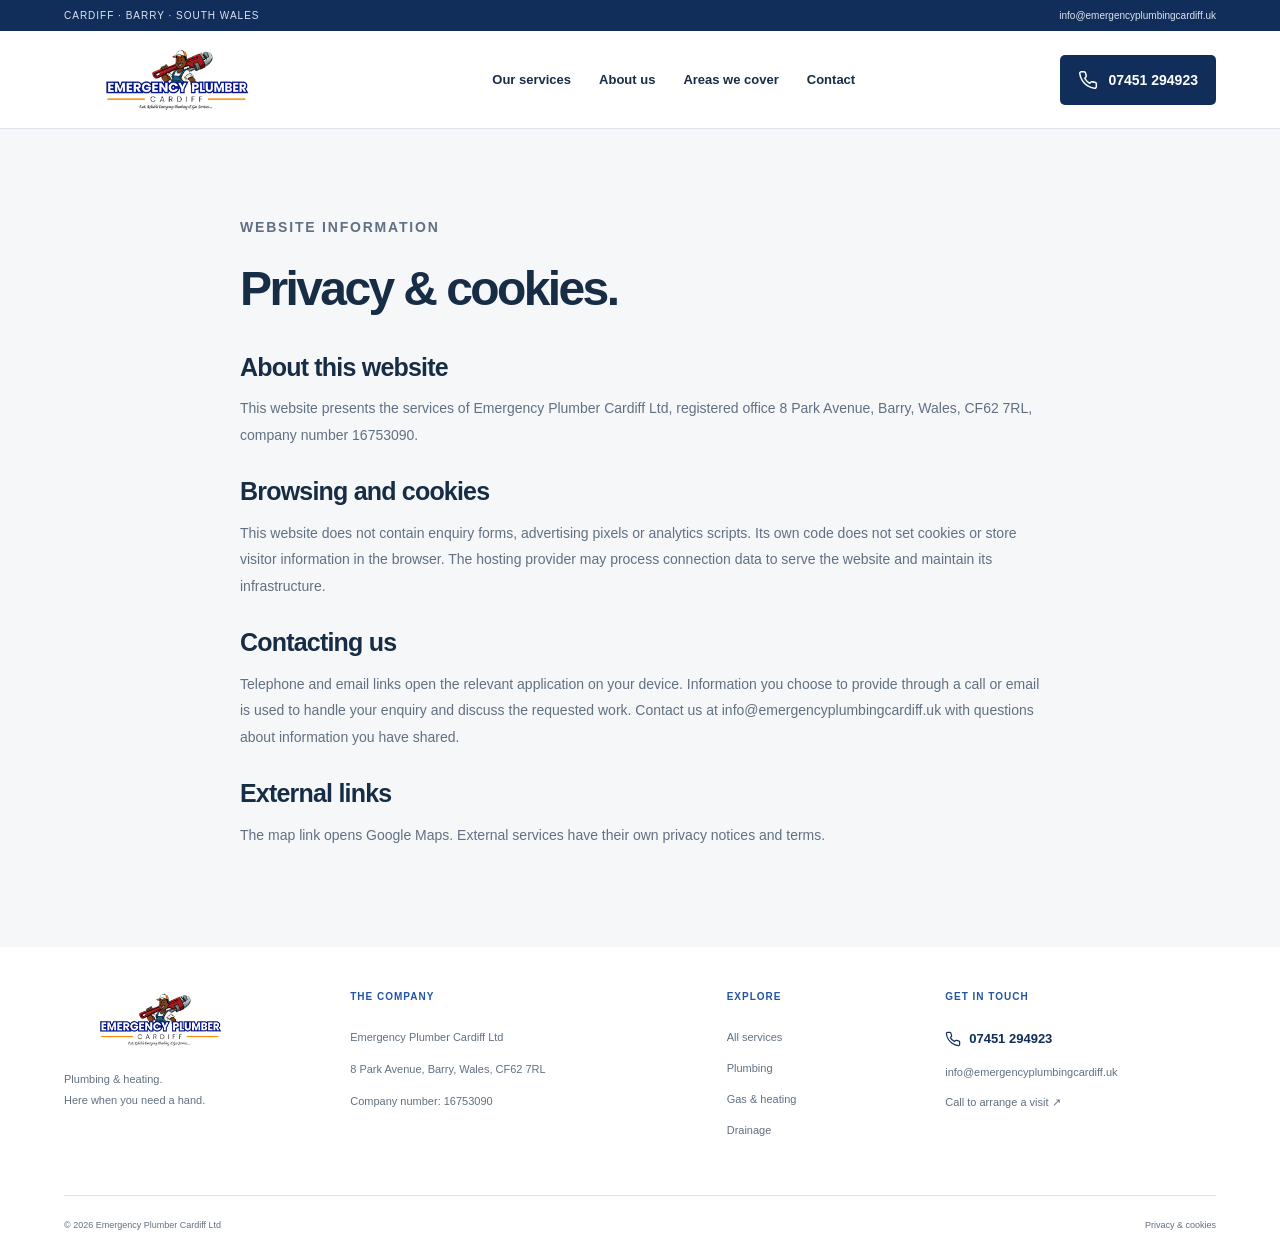
<file: privacy.html>
<!doctype html><html lang="en-GB"><head><meta charset="utf-8"><meta name="viewport" content="width=device-width,initial-scale=1"><title>Privacy & Cookies | Emergency Plumber Cardiff Ltd</title><meta name="description" content="Information about browsing, contact links and cookies on the Emergency Plumber Cardiff Ltd website."><meta name="theme-color" content="#102e59"><meta name="robots" content="noindex,follow"><link rel="icon" href="favicon.ico" sizes="16x16 32x32 48x48"><link rel="icon" type="image/png" sizes="96x96" href="assets/favicon-96.png"><link rel="apple-touch-icon" href="assets/apple-touch-icon.png"><link rel="manifest" href="site.webmanifest"><meta property="og:title" content="Privacy & Cookies | Emergency Plumber Cardiff Ltd"><meta property="og:description" content="Information about browsing, contact links and cookies on the Emergency Plumber Cardiff Ltd website."><meta property="og:type" content="website"><meta property="og:locale" content="en_GB"><meta name="twitter:card" content="summary_large_image"><link rel="stylesheet" href="style.css"><script type="application/ld+json" id="business-schema">{"@context":"https://schema.org","@graph":[{"@type":"Plumber","name":"Emergency Plumber Cardiff Ltd","telephone":"+447451294923","email":"xyz@gmail.com","address":{"@type":"PostalAddress","streetAddress":"8 Park Avenue","addressLocality":"Barry","addressRegion":"Wales","postalCode":"CF62 7RL","addressCountry":"GB"},"areaServed":["Cardiff","Barry","South Wales"],"identifier":{"@type":"PropertyValue","propertyID":"Company number","value":"16753090"}},{"@type":"WebSite","name":"Emergency Plumber Cardiff","inLanguage":"en-GB"},{"@type":"WebPage","name":"Privacy & Cookies | Emergency Plumber Cardiff Ltd","description":"Information about browsing, contact links and cookies on the Emergency Plumber Cardiff Ltd website."}]}</script><script defer src="script.js"></script></head><body><a class="skip" href="#main">Skip to content</a><div class="topbar"><span>CARDIFF · BARRY · SOUTH WALES</span><a data-email href="mailto:xyz@gmail.com">xyz@gmail.com</a></div><header><a class="logo" href="index.html" aria-label="Emergency Plumber Cardiff home"><img src="assets/logo.png" alt="Emergency Plumber Cardiff" width="332" height="100"></a><nav id="navigation" aria-label="Main navigation"><a href="services.html">Our services</a><a href="about.html">About us</a><a href="index.html#areas">Areas we cover</a><a href="contact.html">Contact</a></nav><a class="header-call" data-call href="tel:+447451294923"><svg class="phone-icon" width="20" height="20" viewBox="0 0 24 24" fill="none" stroke="currentColor" stroke-width="1.8" stroke-linecap="round" stroke-linejoin="round" aria-hidden="true"><path d="M22 16.9v3a2 2 0 0 1-2.2 2 19.8 19.8 0 0 1-8.6-3.1 19.5 19.5 0 0 1-6-6 19.8 19.8 0 0 1-3.1-8.7A2 2 0 0 1 4.1 2h3a2 2 0 0 1 2 1.7c.1 1 .3 1.9.7 2.8a2 2 0 0 1-.5 2.1L8 9.9a16 16 0 0 0 6 6l1.3-1.3a2 2 0 0 1 2.1-.5c.9.4 1.8.6 2.8.7a2 2 0 0 1 1.8 2.1z"/></svg><span><span data-company="phone">07451 294923</span></span></a><button class="menu" aria-expanded="false" aria-controls="navigation" aria-label="Open menu"><span></span><span></span></button></header><main id="main"><section class="wrap section legal"><p class="eyebrow">WEBSITE INFORMATION</p><h1>Privacy & cookies.</h1><h2>About this website</h2><p>This website presents the services of <span data-company="name">Emergency Plumber Cardiff Ltd</span>, registered office <span data-company="address">8 Park Avenue, Barry, Wales, CF62 7RL</span>, company number <span data-company="companyNumber">16753090</span>.</p><h2>Browsing and cookies</h2><p>This website does not contain enquiry forms, advertising pixels or analytics scripts. Its own code does not set cookies or store visitor information in the browser. The hosting provider may process connection data to serve the website and maintain its infrastructure.</p><h2>Contacting us</h2><p>Telephone and email links open the relevant application on your device. Information you choose to provide through a call or email is used to handle your enquiry and discuss the requested work. Contact us at <a data-email href="mailto:xyz@gmail.com">xyz@gmail.com</a> with questions about information you have shared.</p><h2>External links</h2><p>The map link opens Google Maps. External services have their own privacy notices and terms.</p></section></main><footer><div class="wrap footer-top"><div><a class="logo" href="index.html"><img src="assets/logo.png" alt="Emergency Plumber Cardiff" width="332" height="100" loading="lazy"></a><p>Plumbing & heating.<br>Here when you need a hand.</p></div><div><h2>The company</h2><p><span data-company="name">Emergency Plumber Cardiff Ltd</span></p><p><span data-company="address">8 Park Avenue, Barry, Wales, CF62 7RL</span></p><p>Company number: <span data-company="companyNumber">16753090</span></p></div><div><h2>Explore</h2><a href="services.html">All services</a><a href="plumbing-services.html">Plumbing</a><a href="gas-and-heating.html">Gas & heating</a><a href="drainage.html">Drainage</a></div><div><h2>Get in touch</h2><a class="footer-phone" data-call href="tel:+447451294923"><svg class="phone-icon" width="20" height="20" viewBox="0 0 24 24" fill="none" stroke="currentColor" stroke-width="1.8" stroke-linecap="round" stroke-linejoin="round" aria-hidden="true"><path d="M22 16.9v3a2 2 0 0 1-2.2 2 19.8 19.8 0 0 1-8.6-3.1 19.5 19.5 0 0 1-6-6 19.8 19.8 0 0 1-3.1-8.7A2 2 0 0 1 4.1 2h3a2 2 0 0 1 2 1.7c.1 1 .3 1.9.7 2.8a2 2 0 0 1-.5 2.1L8 9.9a16 16 0 0 0 6 6l1.3-1.3a2 2 0 0 1 2.1-.5c.9.4 1.8.6 2.8.7a2 2 0 0 1 1.8 2.1z"/></svg><span><span data-company="phone">07451 294923</span></span></a><a data-email href="mailto:xyz@gmail.com">xyz@gmail.com</a><a href="contact.html">Call to arrange a visit <span aria-hidden="true">↗</span></a></div></div><div class="wrap footer-bottom"><span>© <span data-year>2026</span> <span data-company="name">Emergency Plumber Cardiff Ltd</span></span><a href="privacy.html">Privacy & cookies</a></div></footer><a class="mobile-call" data-call href="tel:+447451294923"><svg class="phone-icon" width="20" height="20" viewBox="0 0 24 24" fill="none" stroke="currentColor" stroke-width="1.8" stroke-linecap="round" stroke-linejoin="round" aria-hidden="true"><path d="M22 16.9v3a2 2 0 0 1-2.2 2 19.8 19.8 0 0 1-8.6-3.1 19.5 19.5 0 0 1-6-6 19.8 19.8 0 0 1-3.1-8.7A2 2 0 0 1 4.1 2h3a2 2 0 0 1 2 1.7c.1 1 .3 1.9.7 2.8a2 2 0 0 1-.5 2.1L8 9.9a16 16 0 0 0 6 6l1.3-1.3a2 2 0 0 1 2.1-.5c.9.4 1.8.6 2.8.7a2 2 0 0 1 1.8 2.1z"/></svg><span>Call to book</span><strong><span data-company="phone">07451 294923</span></strong></a></body></html>
</file>
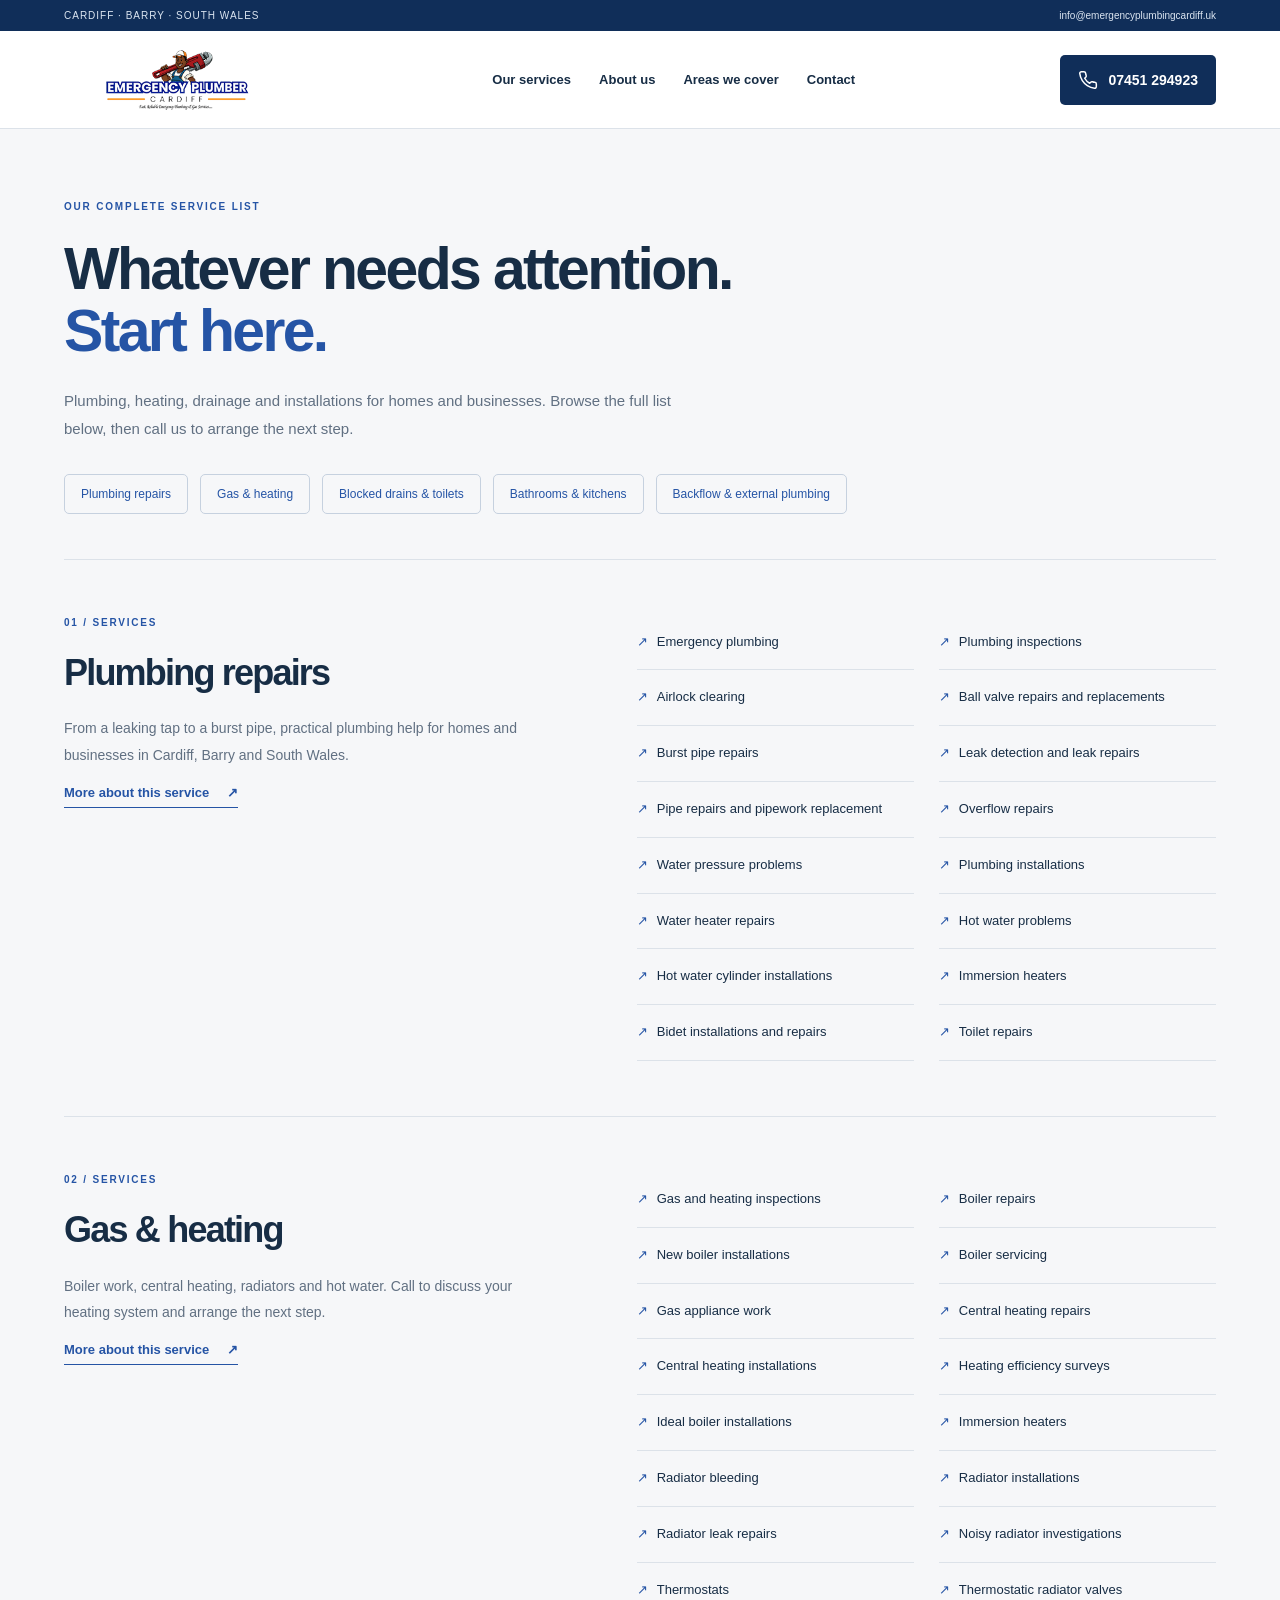
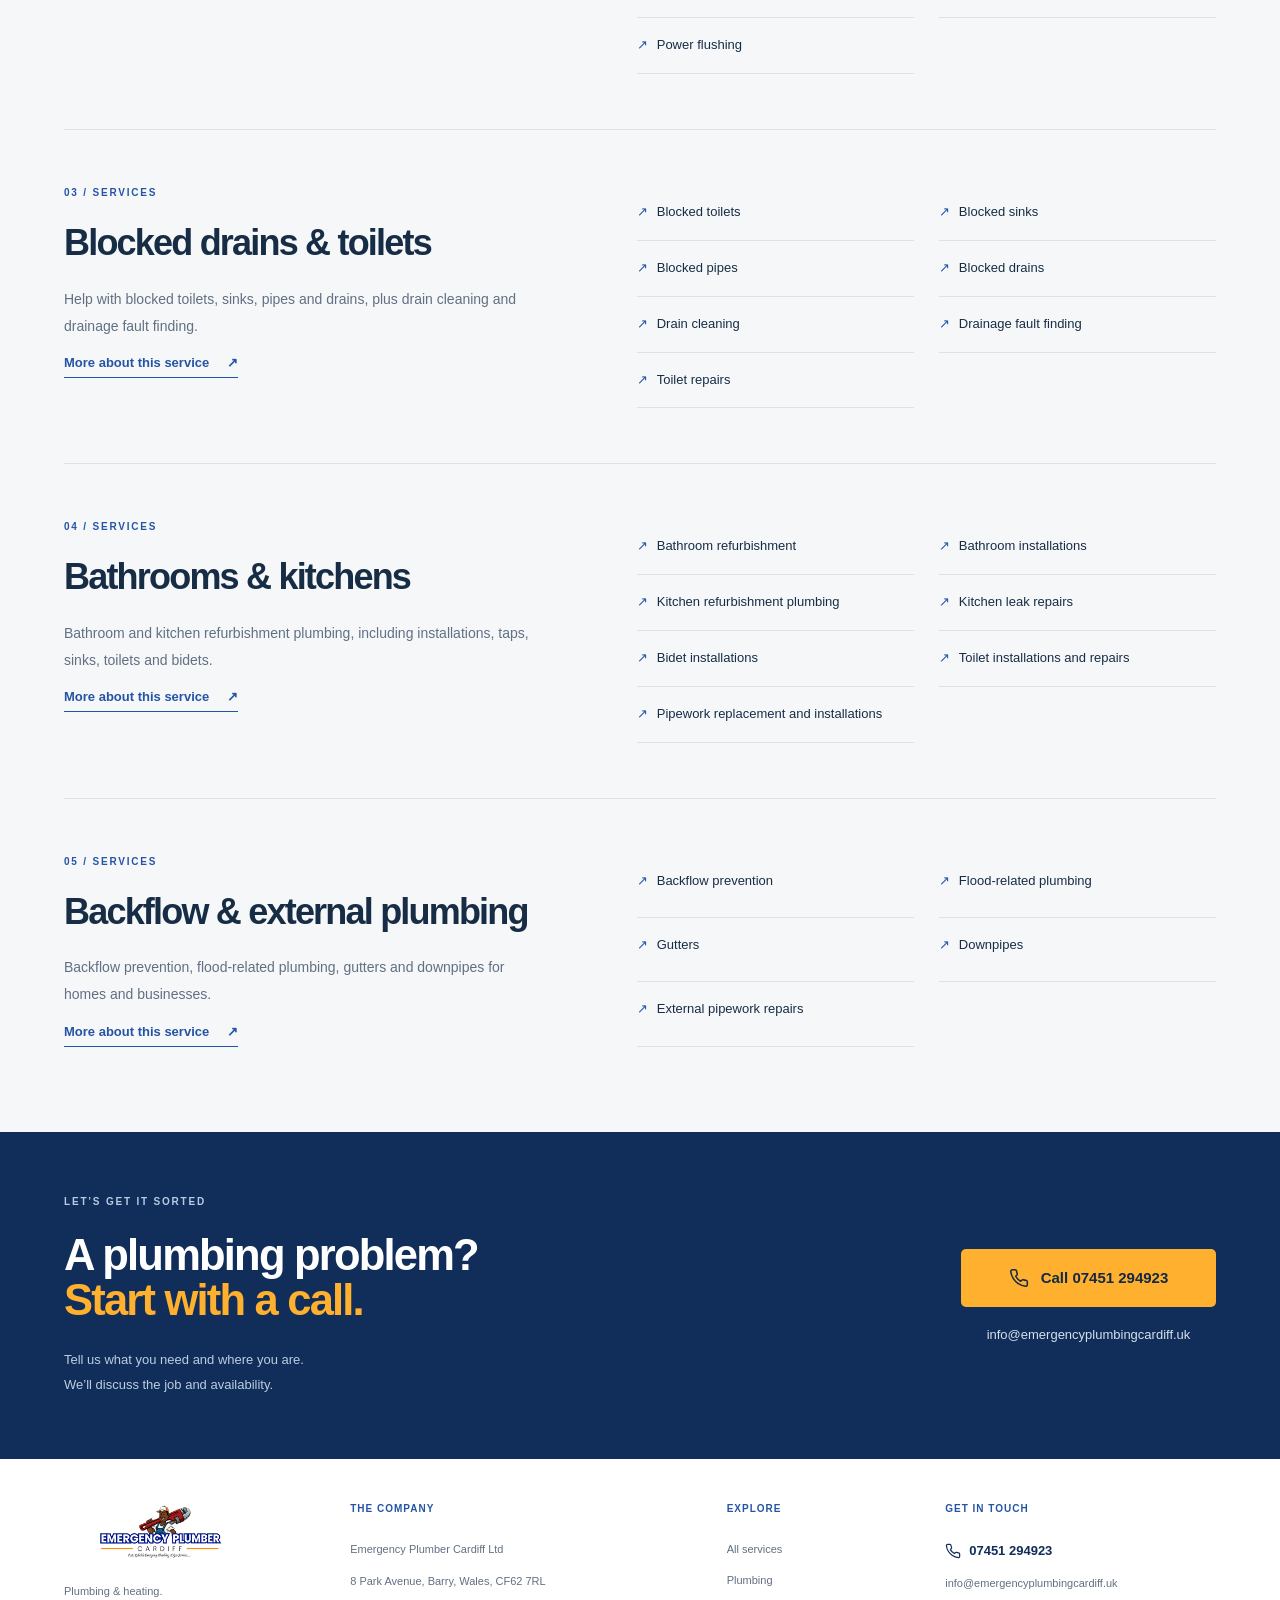
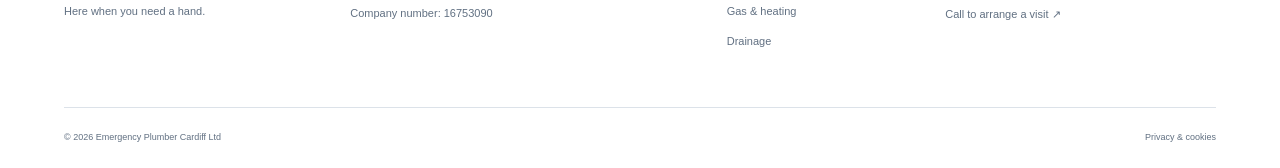
<file: services.html>
<!doctype html><html lang="en-GB"><head><meta charset="utf-8"><meta name="viewport" content="width=device-width,initial-scale=1"><title>Plumbing & Heating Services | Emergency Plumber Cardiff</title><meta name="description" content="Full plumbing and heating service list: boiler repairs, radiators, drains, leaks, bathrooms, kitchens, backflow prevention and guttering in South Wales."><meta name="theme-color" content="#102e59"><meta name="robots" content="index,follow,max-image-preview:large"><link rel="icon" href="favicon.ico" sizes="16x16 32x32 48x48"><link rel="icon" type="image/png" sizes="96x96" href="assets/favicon-96.png"><link rel="apple-touch-icon" href="assets/apple-touch-icon.png"><link rel="manifest" href="site.webmanifest"><meta property="og:title" content="Plumbing & Heating Services | Emergency Plumber Cardiff"><meta property="og:description" content="Full plumbing and heating service list: boiler repairs, radiators, drains, leaks, bathrooms, kitchens, backflow prevention and guttering in South Wales."><meta property="og:type" content="website"><meta property="og:locale" content="en_GB"><meta name="twitter:card" content="summary_large_image"><link rel="stylesheet" href="style.css"><script type="application/ld+json" id="business-schema">{"@context":"https://schema.org","@graph":[{"@type":"Plumber","name":"Emergency Plumber Cardiff Ltd","telephone":"+447451294923","email":"xyz@gmail.com","address":{"@type":"PostalAddress","streetAddress":"8 Park Avenue","addressLocality":"Barry","addressRegion":"Wales","postalCode":"CF62 7RL","addressCountry":"GB"},"areaServed":["Cardiff","Barry","South Wales"],"identifier":{"@type":"PropertyValue","propertyID":"Company number","value":"16753090"}},{"@type":"WebSite","name":"Emergency Plumber Cardiff","inLanguage":"en-GB"},{"@type":"WebPage","name":"Plumbing & Heating Services | Emergency Plumber Cardiff","description":"Full plumbing and heating service list: boiler repairs, radiators, drains, leaks, bathrooms, kitchens, backflow prevention and guttering in South Wales."}]}</script><script defer src="script.js"></script></head><body><a class="skip" href="#main">Skip to content</a><div class="topbar"><span>CARDIFF · BARRY · SOUTH WALES</span><a data-email href="mailto:xyz@gmail.com">xyz@gmail.com</a></div><header><a class="logo" href="index.html" aria-label="Emergency Plumber Cardiff home"><img src="assets/logo.png" alt="Emergency Plumber Cardiff" width="332" height="100"></a><nav id="navigation" aria-label="Main navigation"><a href="services.html">Our services</a><a href="about.html">About us</a><a href="index.html#areas">Areas we cover</a><a href="contact.html">Contact</a></nav><a class="header-call" data-call href="tel:+447451294923"><svg class="phone-icon" width="20" height="20" viewBox="0 0 24 24" fill="none" stroke="currentColor" stroke-width="1.8" stroke-linecap="round" stroke-linejoin="round" aria-hidden="true"><path d="M22 16.9v3a2 2 0 0 1-2.2 2 19.8 19.8 0 0 1-8.6-3.1 19.5 19.5 0 0 1-6-6 19.8 19.8 0 0 1-3.1-8.7A2 2 0 0 1 4.1 2h3a2 2 0 0 1 2 1.7c.1 1 .3 1.9.7 2.8a2 2 0 0 1-.5 2.1L8 9.9a16 16 0 0 0 6 6l1.3-1.3a2 2 0 0 1 2.1-.5c.9.4 1.8.6 2.8.7a2 2 0 0 1 1.8 2.1z"/></svg><span><span data-company="phone">07451 294923</span></span></a><button class="menu" aria-expanded="false" aria-controls="navigation" aria-label="Open menu"><span></span><span></span></button></header><main id="main"><section class="page-intro wrap"><p class="eyebrow">OUR COMPLETE SERVICE LIST</p><h1>Whatever needs attention.<br><em>Start here.</em></h1><p class="lead">Plumbing, heating, drainage and installations for homes and businesses. Browse the full list below, then call us to arrange the next step.</p><div class="category-links"><a href="#plumbing-services">Plumbing repairs</a><a href="#gas-and-heating">Gas & heating</a><a href="#drainage">Blocked drains & toilets</a><a href="#bathrooms-and-kitchens">Bathrooms & kitchens</a><a href="#backflow-and-external-plumbing">Backflow & external plumbing</a></div></section><div class="wrap catalogue"><section class="catalogue-group" id="plumbing-services"><div><p class="eyebrow">01 / SERVICES</p><h2>Plumbing repairs</h2><p>From a leaking tap to a burst pipe, practical plumbing help for homes and businesses in Cardiff, Barry and South Wales.</p><a class="text-link" href="plumbing-services.html">More about this service <span aria-hidden="true">↗</span></a></div><ul><li>Emergency plumbing</li><li>Plumbing inspections</li><li>Airlock clearing</li><li>Ball valve repairs and replacements</li><li>Burst pipe repairs</li><li>Leak detection and leak repairs</li><li>Pipe repairs and pipework replacement</li><li>Overflow repairs</li><li>Water pressure problems</li><li>Plumbing installations</li><li>Water heater repairs</li><li>Hot water problems</li><li>Hot water cylinder installations</li><li>Immersion heaters</li><li>Bidet installations and repairs</li><li>Toilet repairs</li></ul></section><section class="catalogue-group" id="gas-and-heating"><div><p class="eyebrow">02 / SERVICES</p><h2>Gas & heating</h2><p>Boiler work, central heating, radiators and hot water. Call to discuss your heating system and arrange the next step.</p><a class="text-link" href="gas-and-heating.html">More about this service <span aria-hidden="true">↗</span></a></div><ul><li>Gas and heating inspections</li><li>Boiler repairs</li><li>New boiler installations</li><li>Boiler servicing</li><li>Gas appliance work</li><li>Central heating repairs</li><li>Central heating installations</li><li>Heating efficiency surveys</li><li>Ideal boiler installations</li><li>Immersion heaters</li><li>Radiator bleeding</li><li>Radiator installations</li><li>Radiator leak repairs</li><li>Noisy radiator investigations</li><li>Thermostats</li><li>Thermostatic radiator valves</li><li>Power flushing</li></ul></section><section class="catalogue-group" id="drainage"><div><p class="eyebrow">03 / SERVICES</p><h2>Blocked drains & toilets</h2><p>Help with blocked toilets, sinks, pipes and drains, plus drain cleaning and drainage fault finding.</p><a class="text-link" href="drainage.html">More about this service <span aria-hidden="true">↗</span></a></div><ul><li>Blocked toilets</li><li>Blocked sinks</li><li>Blocked pipes</li><li>Blocked drains</li><li>Drain cleaning</li><li>Drainage fault finding</li><li>Toilet repairs</li></ul></section><section class="catalogue-group" id="bathrooms-and-kitchens"><div><p class="eyebrow">04 / SERVICES</p><h2>Bathrooms & kitchens</h2><p>Bathroom and kitchen refurbishment plumbing, including installations, taps, sinks, toilets and bidets.</p><a class="text-link" href="bathrooms-and-kitchens.html">More about this service <span aria-hidden="true">↗</span></a></div><ul><li>Bathroom refurbishment</li><li>Bathroom installations</li><li>Kitchen refurbishment plumbing</li><li>Kitchen leak repairs</li><li>Bidet installations</li><li>Toilet installations and repairs</li><li>Pipework replacement and installations</li></ul></section><section class="catalogue-group" id="backflow-and-external-plumbing"><div><p class="eyebrow">05 / SERVICES</p><h2>Backflow & external plumbing</h2><p>Backflow prevention, flood-related plumbing, gutters and downpipes for homes and businesses.</p><a class="text-link" href="backflow-and-external-plumbing.html">More about this service <span aria-hidden="true">↗</span></a></div><ul><li>Backflow prevention</li><li>Flood-related plumbing</li><li>Gutters</li><li>Downpipes</li><li>External pipework repairs</li></ul></section></div><section class="contact-band"><div class="wrap"><div><p class="eyebrow">LET’S GET IT SORTED</p><h2>A plumbing problem?<br><em>Start with a call.</em></h2><p>Tell us what you need and where you are.<br>We’ll discuss the job and availability.</p></div><div><a class="button button-orange" data-call href="tel:+447451294923"><svg class="phone-icon" width="20" height="20" viewBox="0 0 24 24" fill="none" stroke="currentColor" stroke-width="1.8" stroke-linecap="round" stroke-linejoin="round" aria-hidden="true"><path d="M22 16.9v3a2 2 0 0 1-2.2 2 19.8 19.8 0 0 1-8.6-3.1 19.5 19.5 0 0 1-6-6 19.8 19.8 0 0 1-3.1-8.7A2 2 0 0 1 4.1 2h3a2 2 0 0 1 2 1.7c.1 1 .3 1.9.7 2.8a2 2 0 0 1-.5 2.1L8 9.9a16 16 0 0 0 6 6l1.3-1.3a2 2 0 0 1 2.1-.5c.9.4 1.8.6 2.8.7a2 2 0 0 1 1.8 2.1z"/></svg><span>Call <span data-company="phone">07451 294923</span></span></a><a data-email href="mailto:xyz@gmail.com">xyz@gmail.com</a></div></div></section></main><footer><div class="wrap footer-top"><div><a class="logo" href="index.html"><img src="assets/logo.png" alt="Emergency Plumber Cardiff" width="332" height="100" loading="lazy"></a><p>Plumbing & heating.<br>Here when you need a hand.</p></div><div><h2>The company</h2><p><span data-company="name">Emergency Plumber Cardiff Ltd</span></p><p><span data-company="address">8 Park Avenue, Barry, Wales, CF62 7RL</span></p><p>Company number: <span data-company="companyNumber">16753090</span></p></div><div><h2>Explore</h2><a href="services.html">All services</a><a href="plumbing-services.html">Plumbing</a><a href="gas-and-heating.html">Gas & heating</a><a href="drainage.html">Drainage</a></div><div><h2>Get in touch</h2><a class="footer-phone" data-call href="tel:+447451294923"><svg class="phone-icon" width="20" height="20" viewBox="0 0 24 24" fill="none" stroke="currentColor" stroke-width="1.8" stroke-linecap="round" stroke-linejoin="round" aria-hidden="true"><path d="M22 16.9v3a2 2 0 0 1-2.2 2 19.8 19.8 0 0 1-8.6-3.1 19.5 19.5 0 0 1-6-6 19.8 19.8 0 0 1-3.1-8.7A2 2 0 0 1 4.1 2h3a2 2 0 0 1 2 1.7c.1 1 .3 1.9.7 2.8a2 2 0 0 1-.5 2.1L8 9.9a16 16 0 0 0 6 6l1.3-1.3a2 2 0 0 1 2.1-.5c.9.4 1.8.6 2.8.7a2 2 0 0 1 1.8 2.1z"/></svg><span><span data-company="phone">07451 294923</span></span></a><a data-email href="mailto:xyz@gmail.com">xyz@gmail.com</a><a href="contact.html">Call to arrange a visit <span aria-hidden="true">↗</span></a></div></div><div class="wrap footer-bottom"><span>© <span data-year>2026</span> <span data-company="name">Emergency Plumber Cardiff Ltd</span></span><a href="privacy.html">Privacy & cookies</a></div></footer><a class="mobile-call" data-call href="tel:+447451294923"><svg class="phone-icon" width="20" height="20" viewBox="0 0 24 24" fill="none" stroke="currentColor" stroke-width="1.8" stroke-linecap="round" stroke-linejoin="round" aria-hidden="true"><path d="M22 16.9v3a2 2 0 0 1-2.2 2 19.8 19.8 0 0 1-8.6-3.1 19.5 19.5 0 0 1-6-6 19.8 19.8 0 0 1-3.1-8.7A2 2 0 0 1 4.1 2h3a2 2 0 0 1 2 1.7c.1 1 .3 1.9.7 2.8a2 2 0 0 1-.5 2.1L8 9.9a16 16 0 0 0 6 6l1.3-1.3a2 2 0 0 1 2.1-.5c.9.4 1.8.6 2.8.7a2 2 0 0 1 1.8 2.1z"/></svg><span>Call to book</span><strong><span data-company="phone">07451 294923</span></strong></a></body></html>
</file>
<file: style.css>
:root{--navy:#102e59;--blue:#2554a5;--orange:#ffb02e;--ink:#172d45;--muted:#617082;--line:#dce2e9}*{box-sizing:border-box}html{scroll-behavior:smooth;scroll-padding-top:100px}body{margin:0;background:#f6f7f9;color:var(--ink);font-family:Arial,Helvetica,sans-serif;-webkit-font-smoothing:antialiased}h1,h2,h3,p{margin-top:0}a{color:inherit;text-decoration:none}img{display:block;max-width:100%}button{font:inherit}a:focus-visible,button:focus-visible,summary:focus-visible{outline:3px solid #2774d8;outline-offset:5px}.wrap{width:min(1240px,90%);margin-inline:auto}.section{padding-block:85px}.skip{position:fixed;top:-100px;left:20px;z-index:100;background:white;padding:15px}.skip:focus{top:10px}.topbar{padding:10px 5%;display:flex;justify-content:space-between;background:var(--navy);color:#dbe5f1;font-size:10px;letter-spacing:1px}.topbar a{letter-spacing:0}header{height:98px;display:flex;align-items:center;justify-content:space-between;gap:25px;padding-inline:5%;background:white;border-bottom:1px solid var(--line);position:sticky;top:0;z-index:40}.logo{width:223px;display:block;flex-shrink:0}.logo img{width:100%;height:auto}nav{display:flex;gap:28px}nav a{font-size:13px;font-weight:600;white-space:nowrap}nav a:hover{color:var(--blue)}.header-call{display:flex;gap:10px;align-items:center;background:var(--navy);color:white;padding:15px 18px;border-radius:5px;font-size:14px;white-space:nowrap;font-weight:600}.phone-icon{display:inline-block;flex-shrink:0;vertical-align:middle}.menu{display:none}.hero{position:relative;background:var(--navy);color:white;min-height:620px;overflow:hidden}.hero-background{position:absolute;inset:0}.hero-background img{height:100%;width:100%;object-fit:cover;object-position:70% 43%}.hero-background:after{content:'';position:absolute;inset:0;background:linear-gradient(90deg,#091c37fa 0%,#091c37e8 27%,#091c3780 55%,#091c370d 100%)}.hero-inner{position:relative;min-height:620px;padding-block:65px;display:flex;align-items:center}.hero-copy{max-width:600px}.eyebrow{font-size:10px;font-weight:700;letter-spacing:1.8px;line-height:1.6;color:var(--blue);margin-bottom:23px;display:flex;gap:10px;align-items:center}.hero .eyebrow{color:#d2deee}.dot{height:6px;width:6px;background:var(--orange);border-radius:100%}h1,h2{font-weight:600;line-height:1.05;letter-spacing:-2.6px}h1{font-size:clamp(45px,5.8vw,84px);margin-bottom:25px}h2{font-size:clamp(32px,3.4vw,48px);letter-spacing:-1.8px;margin-bottom:24px}em{font-style:normal;color:var(--blue)}.hero em{color:var(--orange)}.hero-copy>p:not(.eyebrow){font-size:15px;color:#d3dfed;line-height:1.8;max-width:455px}.hero-actions{display:flex;gap:15px;align-items:center;flex-wrap:wrap;margin-top:30px}.button{display:inline-flex;align-items:center;justify-content:center;gap:12px;border-radius:5px;background:var(--navy);color:white;padding:19px 23px;font-size:13px;font-weight:700;line-height:1.3;min-height:55px;transition:background .2s}.button:hover{background:var(--blue)}.button-orange{background:var(--orange);color:#142944}.button-orange:hover{background:#ffc15a}.button-outline{background:transparent;border:1px solid #8796a9}.button-outline:hover{background:#ffffff12}.button-outline>span{font-size:19px;margin-left:12px}.button-white{background:white;color:var(--navy)}.button-white:hover{background:#e8eff8}.hero-small{font-size:11px;color:#aebed2;margin-top:26px}.hero-tab{position:absolute;right:0;bottom:32px;background:white;color:var(--navy);display:flex;gap:45px;align-items:center;padding:23px 28px;font-size:10px;line-height:1.6;letter-spacing:1.4px;border-radius:5px}.hero-tab b{font-size:30px;color:var(--blue);font-weight:400}.quickbar{background:white;border-bottom:1px solid var(--line)}.quickbar .wrap{display:flex;justify-content:space-between;gap:25px;padding-block:25px}.quickbar span{font-size:12px;font-weight:600}.quickbar i{font-style:normal;color:#8b9aaa;font-size:10px;margin-right:13px}.section-head{display:flex;justify-content:space-between;align-items:end;gap:60px;margin-bottom:40px}.section-head h2{margin:0}.section-head>p{font-size:14px;line-height:1.9;color:var(--muted);max-width:350px;margin:0}.service-grid{display:grid;grid-template-columns:repeat(6,1fr);gap:24px}.service-card{grid-column:span 2;background:white;border:1px solid var(--line);border-radius:8px;overflow:hidden;display:flex;flex-direction:column}.service-card:nth-child(4){grid-column:2/span 2}.card-image{aspect-ratio:1.7;position:relative;overflow:hidden}.card-image img{height:100%;width:100%;object-fit:cover;transition:transform .3s}.service-card:hover img{transform:scale(1.04)}.card-image>span{position:absolute;left:20px;bottom:16px;width:33px;height:33px;display:grid;place-items:center;font-size:10px;background:white;border-radius:50%;color:var(--navy)}.card-body{padding:26px;display:flex;flex-direction:column;flex:1}.card-body h3{font-size:21px;letter-spacing:-.6px;line-height:1.3;margin-bottom:12px}.card-body p{font-size:13px;line-height:1.8;color:var(--muted);flex:1;margin-bottom:25px}.card-body>div{display:flex;justify-content:space-between;align-items:center;font-weight:600;font-size:12px;border-top:1px solid var(--line);padding-top:20px}.card-body>div>span{font-size:22px;color:var(--blue)}.all-services-link{text-align:center;margin-top:35px}.text-link{display:inline-flex;gap:18px;align-items:center;border-bottom:1px solid var(--blue);padding-bottom:7px;color:var(--blue);font-size:13px;font-weight:600}.urgent-strip{background:var(--orange)}.urgent-strip>.wrap{display:flex;align-items:center;justify-content:space-between;gap:35px;padding-block:38px}.urgent-strip .eyebrow{color:#4f401f;margin-bottom:10px;font-size:9px}.urgent-strip h2{font-size:33px;letter-spacing:-1px;margin-bottom:10px}.urgent-strip p:not(.eyebrow){font-size:13px;margin:0;color:#4a483c}.about-split{display:grid;grid-template-columns:1fr 1fr;gap:80px;align-items:center}.about-photo{position:relative;padding-bottom:25px}.about-photo>img{height:460px;width:100%;object-fit:cover;border-radius:8px;object-position:43% center}.photo-label{position:absolute;bottom:0;left:25px;right:25px;background:var(--navy);color:white;padding:24px;text-align:center;font-size:10px;letter-spacing:1.6px;border-radius:5px}.about-split>div>p:not(.eyebrow){font-size:14px;line-height:1.9;color:var(--muted)}.small-points{display:flex;flex-direction:column;gap:16px;margin-top:30px;border-top:1px solid var(--line);padding-top:25px;font-size:12px}.small-points span:before{content:'✓';color:var(--blue);margin-right:12px}.process{padding-top:0;display:grid;grid-template-columns:1fr 1.6fr;gap:65px}.steps{display:grid;grid-template-columns:repeat(3,1fr);gap:26px}.steps article{border-top:1px solid var(--line);padding-top:22px}.steps article>span{display:block;color:var(--blue);font-size:12px;margin-bottom:35px}.steps h3{font-size:17px;line-height:1.35}.steps p{font-size:12px;line-height:1.9;color:var(--muted)}.areas{background:#e9eef5}.areas-inner{display:grid;grid-template-columns:1.1fr 1fr;gap:100px;align-items:center}.areas-inner>div>p:not(.eyebrow){font-size:14px;line-height:1.9;color:var(--muted);max-width:400px}.towns{display:grid;grid-template-columns:1fr 1fr;gap:0 35px}.towns>span{padding:21px 0;border-bottom:1px solid #cbd5e1;font-size:18px}.towns b{float:right;font-weight:400;color:var(--blue)}.faq{display:grid;grid-template-columns:1fr 1.2fr;gap:80px}details{border-bottom:1px solid var(--line)}summary{display:flex;justify-content:space-between;align-items:center;gap:20px;padding:21px 0;cursor:pointer;list-style:none;font-size:14px;font-weight:600;line-height:1.6}summary::-webkit-details-marker{display:none}summary>span{font-size:24px;color:var(--blue);font-weight:400;flex-shrink:0}details[open] summary>span{transform:rotate(45deg)}details p{color:var(--muted);font-size:13px;line-height:1.9;padding-right:25px;margin-bottom:24px}.contact-band{background:var(--navy);color:white}.contact-band>.wrap{display:flex;align-items:center;justify-content:space-between;gap:50px;padding-block:62px}.contact-band .eyebrow{color:#b8cbe3}.contact-band em{color:var(--orange)}.contact-band p:not(.eyebrow){font-size:13px;line-height:1.9;color:#bccde1;margin-bottom:0}.contact-band>.wrap>div:last-child{min-width:255px}.contact-band>.wrap>div:last-child>a:last-child{display:block;font-size:13px;color:#d6e0ed;margin-top:20px;text-align:center;overflow-wrap:anywhere}.contact-band .button{width:100%;font-size:15px}footer{background:white}.footer-top{padding-block:45px;display:grid;grid-template-columns:1.1fr 1.5fr .8fr 1.2fr;gap:38px}.footer-top .logo{width:190px;margin-bottom:22px}.footer-top h2{font-size:10px;letter-spacing:1px;text-transform:uppercase;margin-bottom:24px;color:var(--blue)}.footer-top p,.footer-top a:not(.logo){font-size:11px;line-height:1.9;color:var(--muted)}.footer-top>div>a:not(.logo){display:block;margin-bottom:10px;overflow-wrap:anywhere}.footer-top>div>a.footer-phone{display:flex;align-items:center;gap:8px;color:var(--navy);font-size:13px;font-weight:600}.footer-phone .phone-icon{width:16px;height:16px}.footer-bottom{display:flex;justify-content:space-between;gap:25px;border-top:1px solid var(--line);padding-block:22px;font-size:9px;color:var(--muted);line-height:1.7}.mobile-call{display:none}.lead{font-size:15px;line-height:1.9;color:var(--muted);max-width:650px}.page-intro{padding-block:70px 45px}.page-intro h1{font-size:clamp(42px,4.6vw,66px)}.category-links{display:flex;flex-wrap:wrap;gap:12px;margin-top:30px}.category-links a{padding:12px 16px;border:1px solid #c6d1df;border-radius:5px;color:var(--blue);font-size:12px}.catalogue-group{display:grid;grid-template-columns:1fr 1.2fr;gap:90px;border-top:1px solid var(--line);padding-block:55px;scroll-margin-top:100px}.catalogue-group h2{font-size:36px}.catalogue-group p:not(.eyebrow){font-size:14px;color:var(--muted);line-height:1.9}.catalogue-group ul{margin:0;padding:0;display:grid;grid-template-columns:1fr 1fr;gap:0 25px;list-style:none}.catalogue-group li{padding:17px 0;border-bottom:1px solid var(--line);font-size:13px;line-height:1.6}.catalogue-group li:before{content:'↗';color:var(--blue);margin-right:9px}.catalogue{padding-bottom:30px}.breadcrumb{display:flex;gap:12px;flex-wrap:wrap;font-size:10px;color:var(--muted);padding-block:30px}.service-hero{display:grid;grid-template-columns:1fr 1fr;gap:55px;align-items:center;padding-block:15px 55px}.service-hero h1{font-size:clamp(38px,3.9vw,56px)}.service-hero>img{height:420px;width:100%;object-fit:cover;border-radius:8px}.service-hero .button{margin-top:15px}.detail{display:grid;grid-template-columns:1fr 1.1fr;gap:90px;border-top:1px solid var(--line)}.detail>div>p:not(.eyebrow){font-size:14px;line-height:1.9;color:var(--muted)}.included{background:#e9eef5;padding:32px;border-radius:8px}.included h2{font-size:26px;letter-spacing:-.8px}.included ul{list-style:none;padding:0;margin:0;display:grid;grid-template-columns:1fr 1fr;gap:0 20px}.included li{padding:14px 0;border-top:1px solid #cbd5e1;font-size:12px;line-height:1.7}.related>div{display:grid;grid-template-columns:1fr 1fr;gap:0 45px}.related a{display:flex;justify-content:space-between;gap:20px;border-bottom:1px solid var(--line);padding:20px 0;font-size:16px}.about-page{padding-top:10px}.about-page>img{height:550px;width:100%;object-fit:cover;border-radius:8px}.company-box{background:#e9eef5;border-radius:6px;padding:25px;margin-top:30px}.company-box h3{font-size:16px}.company-box p{font-size:12px;line-height:1.8;color:var(--muted)}.contact-layout{display:grid;grid-template-columns:1fr 1fr;border-radius:8px;overflow:hidden;background:#e9eef5}.contact-info{padding:45px}.contact-phone{display:flex;align-items:center;gap:17px;color:var(--blue);font-size:36px;letter-spacing:-1px;font-weight:600;margin-bottom:20px;white-space:nowrap}.contact-phone .phone-icon{width:28px;height:28px}.contact-info>p:not(.eyebrow){font-size:13px;line-height:1.8;color:var(--muted)}.contact-block{border-top:1px solid #cbd5e1;padding-top:25px;margin-top:25px}.contact-block .eyebrow{margin-bottom:12px;font-size:9px}.contact-block p,.contact-block>a:not(.text-link){font-size:13px;line-height:1.9;color:var(--muted);overflow-wrap:anywhere}.contact-layout>img{height:100%;width:100%;object-fit:cover}.contact-notes>div{display:grid;grid-template-columns:repeat(3,1fr);gap:40px}.contact-notes p{font-size:13px;line-height:1.8;color:var(--muted)}.contact-notes strong{display:block;color:var(--ink);margin-bottom:12px}.legal{max-width:800px}.legal h1{font-size:48px;margin-bottom:40px}.legal h2{font-size:25px;letter-spacing:-.8px;margin-top:30px;margin-bottom:15px}.legal p{font-size:14px;line-height:1.9;color:var(--muted)}
@media(max-width:1100px){header{gap:18px}.logo{width:185px}nav{gap:18px}nav a{font-size:12px}.header-call{font-size:12px;padding:14px}.hero h1{font-size:70px}.about-split{gap:45px}.process{display:block}.steps{margin-top:35px}.areas-inner,.faq{gap:50px}.footer-top{gap:25px;grid-template-columns:1fr 1.4fr .8fr 1.2fr}.footer-top .logo{width:165px}.catalogue-group,.detail{gap:50px}.contact-phone{font-size:30px}.contact-info{padding:35px}}
@media(max-width:850px){header{height:85px}.header-call{margin-left:auto}.menu{display:flex;width:32px;height:40px;flex-direction:column;gap:7px;justify-content:center;padding:4px;border:0;background:transparent;color:var(--navy)}.menu span{height:2px;width:24px;background:currentColor}nav{display:none;position:absolute;top:85px;left:0;right:0;padding:25px 5%;background:white;border-bottom:1px solid var(--line)}.menu-open nav{display:flex;flex-direction:column;gap:25px}nav a{font-size:15px}.menu-open .menu span:first-child{transform:translateY(4.5px) rotate(45deg)}.menu-open .menu span:last-child{transform:translateY(-4.5px) rotate(-45deg)}.hero-tab{display:none}.hero h1{font-size:65px}.section{padding-block:65px}.quickbar .wrap{display:grid;grid-template-columns:1fr 1fr;gap:20px}.service-grid{grid-template-columns:1fr 1fr}.service-card,.service-card:nth-child(4){grid-column:auto}.service-card:last-child{grid-column:1/-1}.section-head{gap:30px}.section-head>p{max-width:270px;font-size:13px}h2{font-size:36px}.about-split{gap:35px}.about-photo>img{height:420px}.photo-label{left:15px;right:15px;font-size:8px}.process{padding-top:0}.footer-top{grid-template-columns:1fr 1fr;gap:30px 50px}.footer-top .logo{width:190px}.catalogue-group{gap:35px}.catalogue-group ul{grid-template-columns:1fr}.service-hero{gap:30px}.service-hero>img{height:380px}.service-hero h1{font-size:40px}.detail{gap:35px}.included{padding:25px}.included ul{grid-template-columns:1fr}.contact-info{padding:30px}.contact-phone{font-size:28px;gap:10px}}
@media(max-width:600px){html{scroll-padding-top:85px}.wrap{width:88%}.topbar{padding:9px 6%;justify-content:center;font-size:8px;letter-spacing:1.5px}.topbar>a{display:none}header{height:78px;padding:0 5%;gap:8px}.logo{width:155px}.header-call{padding:12px;gap:8px;font-size:11px;min-height:42px}.header-call .phone-icon{width:16px;height:16px}.header-call [data-company="phone"]{display:none}.header-call>span:after{content:'Call now'}.menu{margin-left:4px;width:28px}nav{top:78px}.hero,.hero-inner{min-height:610px}.hero-inner{padding-block:40px}.hero-background img{object-position:60% center}.hero-background:after{background:linear-gradient(90deg,#091c37f0,#091c37ba 75%,#091c378a)}.hero .eyebrow{font-size:8px;letter-spacing:1.3px}.hero h1{font-size:clamp(56px,15vw,76px);letter-spacing:-2.8px;margin-bottom:25px}.hero-copy>p:not(.eyebrow){font-size:13px;line-height:1.9;max-width:340px}.hero-actions{gap:12px;align-items:stretch}.hero-actions .button{padding:16px 18px;font-size:12px;min-height:52px}.hero-actions .button-outline{font-size:11px;gap:4px}.hero-actions .button-outline>span{margin-left:7px}.hero-small{font-size:10px;line-height:1.8;margin-top:22px}.quickbar .wrap{padding-block:22px;gap:20px 12px}.quickbar span{font-size:10px;line-height:1.6}.quickbar i{font-size:9px;margin-right:7px}.section{padding-block:52px}.eyebrow{font-size:9px;letter-spacing:1.4px;margin-bottom:18px}h2{font-size:34px;letter-spacing:-1.6px;line-height:1.1}.section-head{display:block;margin-bottom:28px}.section-head>p{max-width:none;margin-top:20px;font-size:13px}.service-grid{grid-template-columns:1fr;gap:22px}.service-card:last-child{grid-column:auto}.card-body{padding:24px}.card-body h3{font-size:22px}.card-body p{font-size:13px}.text-link{font-size:12px}.urgent-strip>.wrap{display:block;padding-block:32px}.urgent-strip h2{font-size:29px}.urgent-strip p:not(.eyebrow){font-size:12px;line-height:1.8}.urgent-strip .button{margin-top:23px}.about-split{display:flex;flex-direction:column;gap:30px;align-items:stretch}.about-photo>img{height:340px}.photo-label{font-size:9px;padding:20px;left:20px;right:20px}.about-split>div>p:not(.eyebrow){font-size:13px}.process{padding-top:0}.steps{display:block;margin-top:25px}.steps article{padding-top:20px;margin-top:24px;display:grid;grid-template-columns:35px 1fr;gap:0 10px}.steps article>span{grid-row:1/3;margin:0;padding-top:3px}.steps h3{font-size:18px;margin-bottom:10px}.steps p{font-size:13px;margin-bottom:0}.areas-inner{display:block}.areas-inner>div>p:not(.eyebrow){font-size:13px}.towns{margin-top:30px;gap:0 20px}.towns>span{font-size:16px;padding:18px 0}.faq{display:block}.faq>div:last-child{margin-top:20px}summary{font-size:13px;padding:20px 0}details p{font-size:12px}.contact-band>.wrap{display:block;padding-block:45px}.contact-band h2{font-size:37px}.contact-band p:not(.eyebrow){font-size:12px}.contact-band>.wrap>div:last-child{min-width:0;max-width:330px;margin-top:28px}.contact-band .button{font-size:14px}.contact-band>.wrap>div:last-child>a:last-child{text-align:left;font-size:12px}.footer-top{grid-template-columns:1fr 1fr;gap:25px 22px;padding-block:35px}.footer-top>div:first-child,.footer-top>div:nth-child(2){grid-column:1/-1}.footer-top .logo{width:200px;margin-bottom:15px}.footer-top h2{font-size:9px;margin-bottom:18px}.footer-top p,.footer-top a:not(.logo){font-size:10px}.footer-top>div>a.footer-phone{font-size:12px;gap:6px}.footer-phone .phone-icon{width:14px;height:14px}.footer-bottom{padding-bottom:100px;font-size:8px;gap:18px}.footer-bottom>a{white-space:nowrap}.mobile-call{display:flex;position:fixed;bottom:0;left:0;right:0;background:var(--orange);color:var(--navy);z-index:50;padding:18px 6% max(18px,env(safe-area-inset-bottom));gap:10px;align-items:center;box-shadow:0 -4px 20px #102e591a;min-height:60px;font-size:12px;font-weight:600}.mobile-call strong{margin-left:auto;font-size:16px;white-space:nowrap}.mobile-call .phone-icon{width:19px;height:19px}.page-intro{padding-block:40px 30px}.page-intro h1{font-size:42px}.lead{font-size:13px;line-height:1.9}.category-links{gap:9px;margin-top:24px}.category-links a{font-size:11px;padding:11px 13px}.catalogue-group{display:block;padding-block:35px}.catalogue-group h2{font-size:30px}.catalogue-group p:not(.eyebrow){font-size:13px}.catalogue-group ul{margin-top:25px}.catalogue-group li{font-size:13px;padding:15px 0}.breadcrumb{padding-block:24px;font-size:9px;gap:8px}.service-hero{display:flex;flex-direction:column;gap:30px;padding-block:10px 35px;align-items:stretch}.service-hero h1{font-size:41px;letter-spacing:-1.8px}.service-hero>img{height:290px}.detail{display:block}.detail>div>p:not(.eyebrow){font-size:13px}.included{margin-top:30px}.included h2{font-size:25px}.included li{font-size:13px}.related>div{grid-template-columns:1fr}.related a{font-size:15px}.about-page{padding-top:10px}.about-page>img{height:320px}.contact-layout{display:flex;flex-direction:column}.contact-info{padding:27px}.contact-phone{font-size:30px;gap:12px}.contact-layout>img{height:290px}.contact-notes>div{grid-template-columns:1fr;gap:15px}.contact-notes strong{margin-bottom:7px}.legal h1{font-size:40px}.legal h2{font-size:25px}.legal p{font-size:13px}}
@media(max-width:350px){.logo{width:138px}.header-call{padding:11px 9px}.hero-actions{flex-direction:column;max-width:285px}.hero h1{font-size:57px}.mobile-call{padding-inline:5%;gap:7px}.mobile-call strong{font-size:14px}.contact-phone{font-size:26px}.contact-phone .phone-icon{width:20px;height:20px}}
@media(prefers-reduced-motion:reduce){html{scroll-behavior:auto}*{transition:none!important}}
</file>
